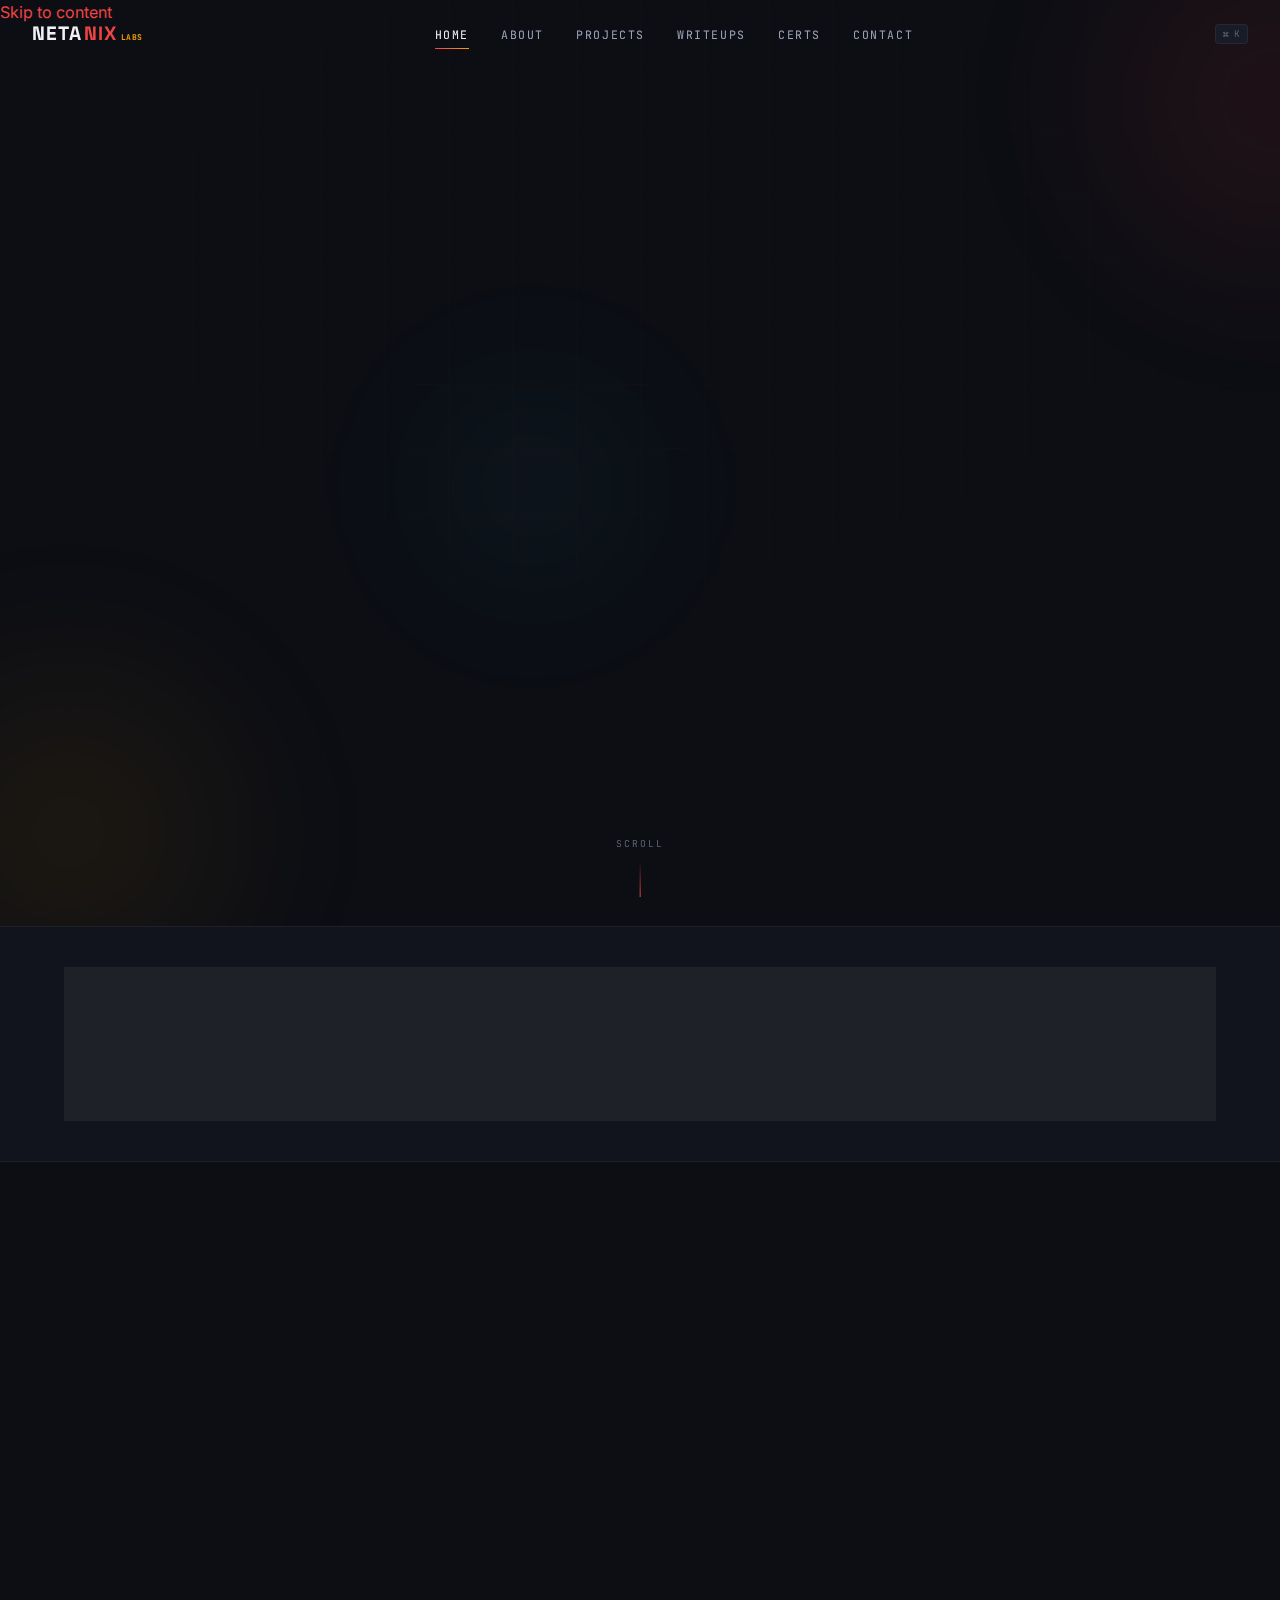
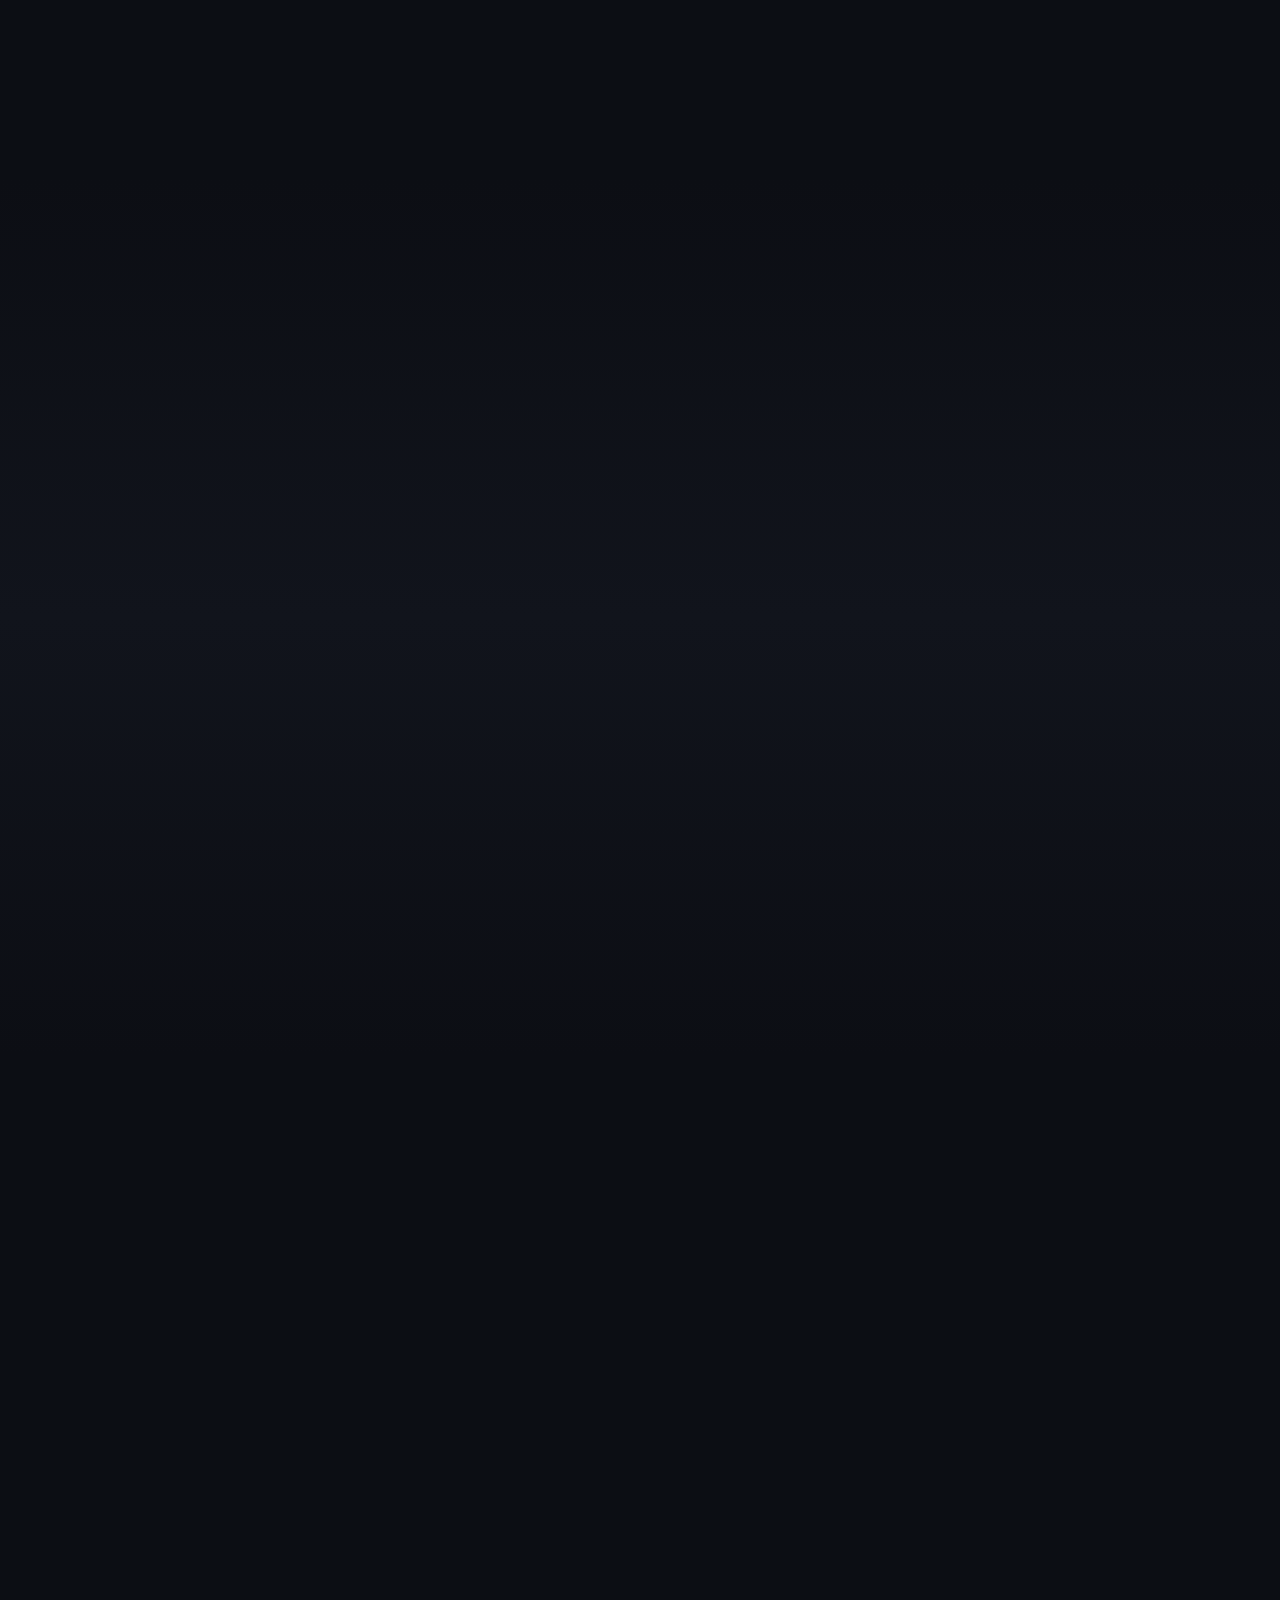
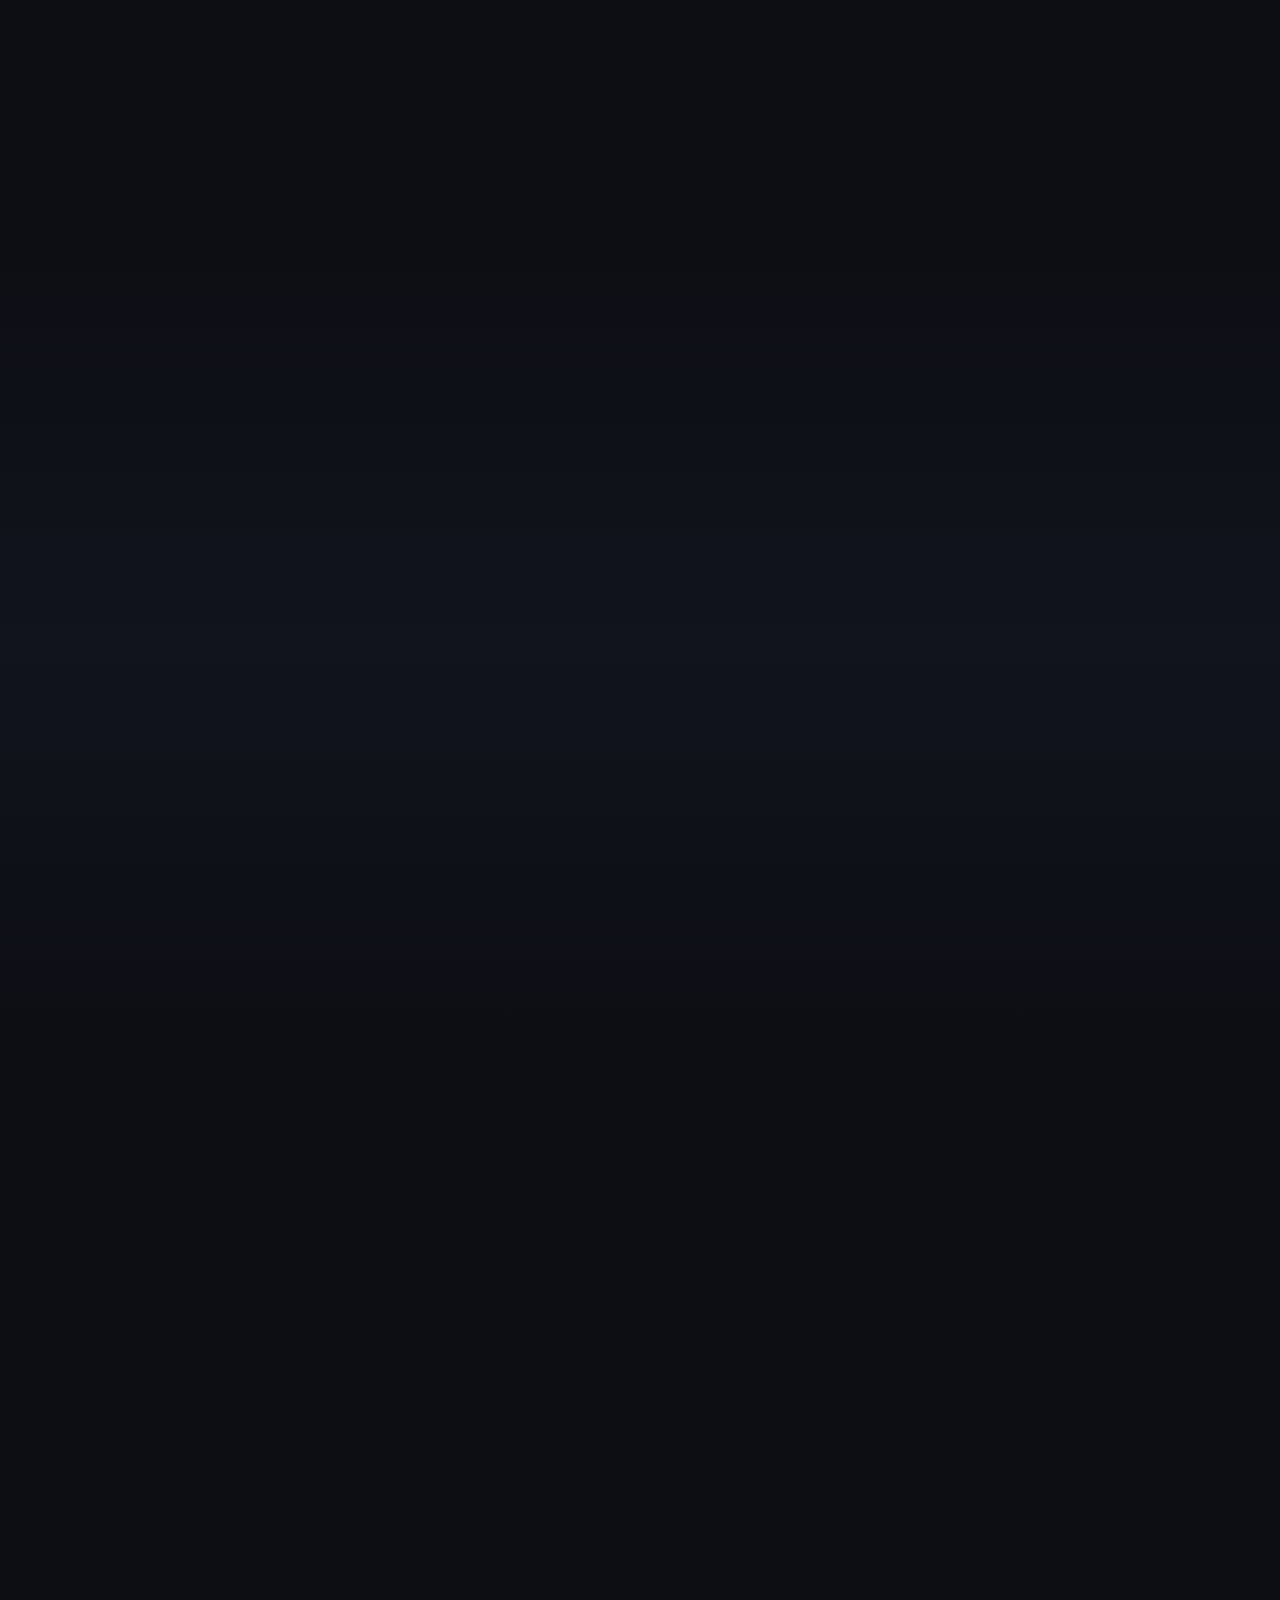
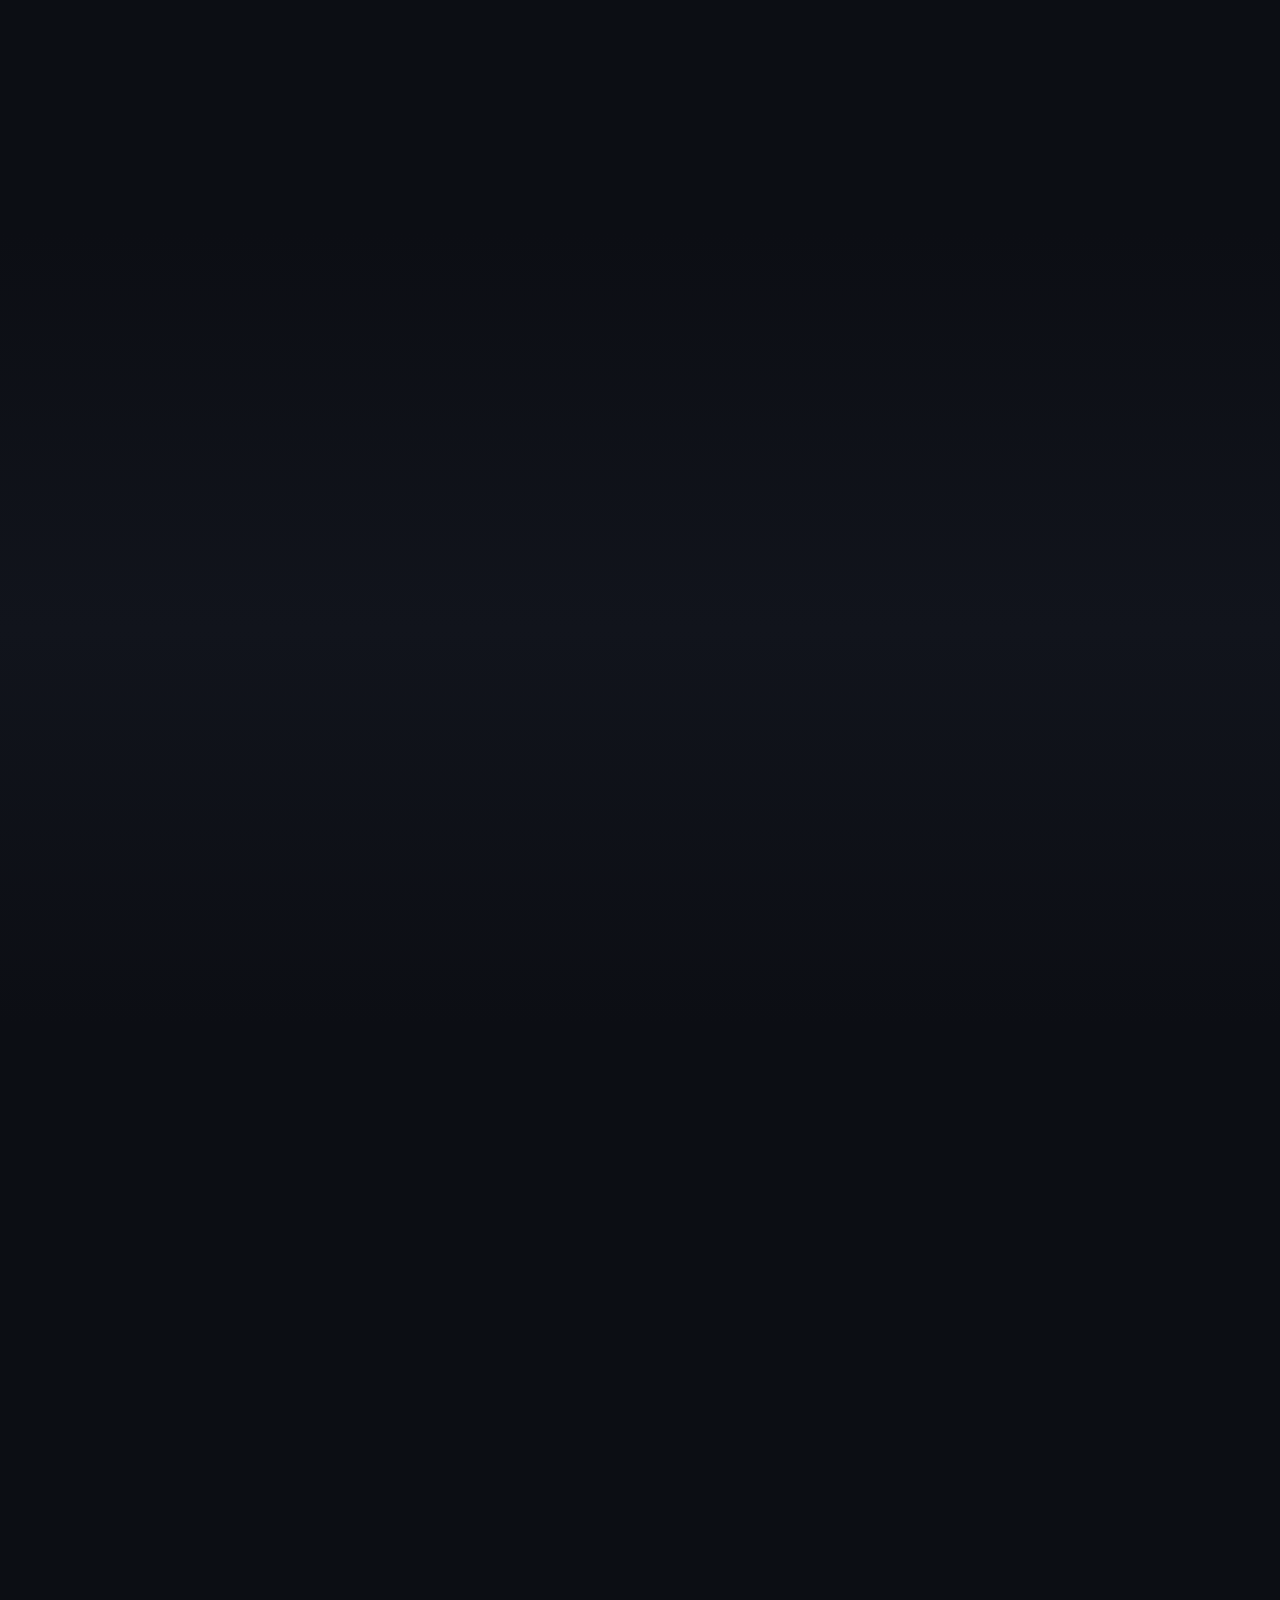
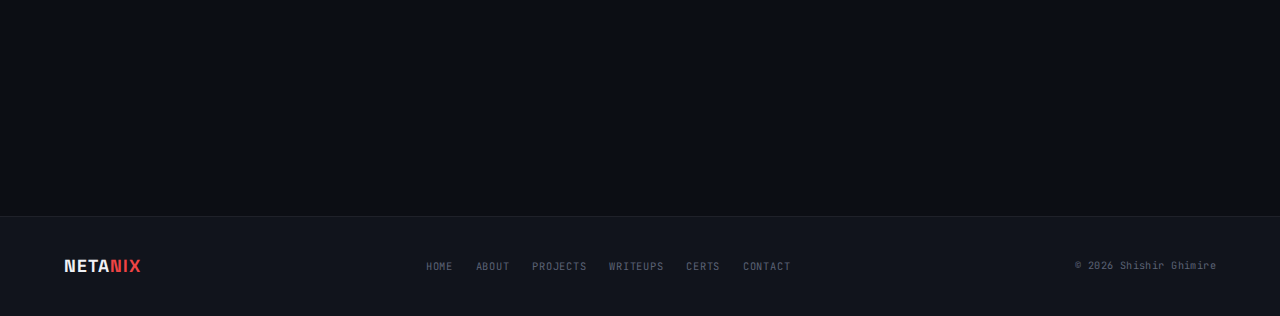
<file: index.html>
<!DOCTYPE html>
<html lang="en">
<head>
  <meta charset="UTF-8"/>
  <meta name="viewport" content="width=device-width,initial-scale=1.0"/>
  <meta name="description" content="Shishir Ghimire (NetaNix) — Cybersecurity student exploring penetration testing, digital forensics, red team operations, and security tool creation. Founder of NetaNix CTF. Kathmandu, Nepal."/>
  <meta name="keywords" content="Shishir Ghimire, NetaNix, cybersecurity student, penetration testing, digital forensics, red team, security tools, CTF, Kathmandu, Nepal, ethical hacking, OSINT"/>
  <meta name="author" content="Shishir Ghimire"/>
  <meta name="theme-color" content="#0c0e14"/>
  <meta property="og:title" content="Shishir Ghimire | NetaNix — Cybersecurity Student"/>
  <meta property="og:description" content="Cybersecurity student exploring pentesting, digital forensics, red team, and security tool creation. Founder of NetaNix CTF."/>
  <meta property="og:type" content="website"/>
  <meta property="og:image" content="img/shishir.jpg"/>
  <meta name="twitter:card" content="summary_large_image"/>
  <meta name="twitter:title" content="Shishir Ghimire | NetaNix"/>
  <meta name="twitter:description" content="Cybersecurity professional, CTF founder, software developer."/>
  <link rel="icon" type="image/svg+xml" href="data:image/svg+xml,%3Csvg xmlns='http://www.w3.org/2000/svg' viewBox='0 0 64 64'%3E%3Crect width='64' height='64' rx='12' fill='%230c0e14'/%3E%3Cpath d='M14 18 L32 10 L50 18 L50 36 C50 46 32 54 32 54 C32 54 14 46 14 36 Z' fill='none' stroke='%23ef4444' stroke-width='3' stroke-linejoin='round'/%3E%3Ctext x='32' y='40' text-anchor='middle' font-family='monospace' font-size='20' font-weight='bold' fill='%23f59e0b'%3EN%3C/text%3E%3C/svg%3E"/>
  <link rel="canonical" href="https://shishirghimire.info.np/"/>
  <link rel="manifest" href="manifest.webmanifest"/>
  <meta name="application-name" content="NetaNix"/>
  <meta name="apple-mobile-web-app-capable" content="yes"/>
  <meta name="apple-mobile-web-app-status-bar-style" content="black-translucent"/>
  <meta name="apple-mobile-web-app-title" content="NetaNix"/>
  <link rel="preconnect" href="https://fonts.googleapis.com" crossorigin/>
  <link rel="preconnect" href="https://fonts.gstatic.com" crossorigin/>
  <link rel="dns-prefetch" href="https://api.rss2json.com"/>
  <link rel="dns-prefetch" href="https://medium.com"/>
  <link rel="preload" as="image" href="img/shishir.avif" type="image/avif" fetchpriority="high"/>
  <link rel="preload" as="style" href="css/style.css"/>
  <link rel="preload" as="style" href="https://fonts.googleapis.com/css2?family=Space+Grotesk:wght@500;600;700&family=Inter:wght@300;400;500;600;700&family=JetBrains+Mono:wght@400;500&display=swap"/>
  <link rel="stylesheet" href="https://fonts.googleapis.com/css2?family=Space+Grotesk:wght@500;600;700&family=Inter:wght@300;400;500;600;700&family=JetBrains+Mono:wght@400;500&display=swap" media="print" onload="this.media='all'"/>
  <noscript><link rel="stylesheet" href="https://fonts.googleapis.com/css2?family=Space+Grotesk:wght@500;600;700&family=Inter:wght@300;400;500;600;700&family=JetBrains+Mono:wght@400;500&display=swap"/></noscript>
  <title>Shishir Ghimire | NetaNix — Cybersecurity & Software Developer in Nepal</title>
  <link rel="stylesheet" href="css/style.css"/>
  <script type="application/ld+json">
  {
    "@context":"https://schema.org",
    "@type":"Person",
    "name":"Shishir Ghimire",
    "alternateName":"NetaNix",
    "url":"https://shishirghimire.info.np/",
    "image":"https://shishirghimire.info.np/img/shishir.jpg",
    "email":"ssishir39@gmail.com",
    "jobTitle":"Cybersecurity Student",
    "affiliation":[
      {"@type":"CollegeOrUniversity","name":"Softwarica College of IT & E-Commerce","url":"https://softwarica.edu.np/"},
      {"@type":"CollegeOrUniversity","name":"Coventry University","url":"https://www.coventry.ac.uk/"}
    ],
    "alumniOf":{"@type":"EducationalOrganization","name":"NIST — National School of Sciences"},
    "address":{"@type":"PostalAddress","addressLocality":"Kathmandu","addressRegion":"Bagmati","addressCountry":"Nepal"},
    "sameAs":[
      "https://github.com/shishirghimir",
      "https://medium.com/@netanix96",
      "https://linkedin.com/in/shishir-ghimire-2b7934292",
      "https://tryhackme.com/p/N3TANIX",
      "https://netanixctf.xyz"
    ],
    "knowsAbout":["Penetration Testing","Digital Forensics","Red Team Operations","Security Tool Creation","CTF Design","OSINT","Web Exploitation","Cybersecurity","Python","Ethical Hacking"]
  }
  </script>
  <script type="application/ld+json">
  {
    "@context":"https://schema.org",
    "@type":"WebSite",
    "name":"Shishir Ghimire — NetaNix",
    "url":"https://shishirghimire.info.np/",
    "potentialAction":{"@type":"SearchAction","target":"https://medium.com/@netanix96?q={search_term_string}","query-input":"required name=search_term_string"}
  }
  </script>
</head>
<body>

<div class="aurora" aria-hidden="true"><i></i></div>
<div class="bg-grid" aria-hidden="true"></div>

<nav class="nav" aria-label="Main navigation">
  <a href="index.html" class="nav-logo">NETA<em>NIX</em><sup>labs</sup></a>
  <ul class="nav-links" id="nl" role="list">
    <li><a href="index.html">Home</a></li>
    <li><a href="about.html">About</a></li>
    <li><a href="projects.html">Projects</a></li>
    <li><a href="writeups.html">Writeups</a></li>
    <li><a href="certs.html">Certs</a></li>
    <li><a href="contact.html">Contact</a></li>
  </ul>
  <button class="nav-btn" id="nb" aria-label="Toggle menu" aria-expanded="false" aria-controls="nl">
    <span></span><span></span><span></span>
  </button>
</nav>

<main>

<!-- HERO -->
<section class="hero" aria-labelledby="hname">
  <div class="hero-l">
    <div class="h-status"><span class="sdot"></span>Available for opportunities</div>
    <a class="thm-pill" href="https://tryhackme.com/p/N3TANIX" target="_blank" rel="noopener" aria-label="Top 1% on TryHackMe — view profile">
      <span class="star">★</span> Top 1% on TryHackMe
    </a>
    <h1 class="h-name" id="hname">
      <span class="ln1" id="gname">SHISHIR</span>
      <span class="ln2">GHIMIRE</span>
    </h1>
    <p class="h-aka">// Cybersecurity Student &middot; Always Learning</p>
    <div class="h-typer" aria-live="polite"><span id="typer"></span></div>
    <p class="h-desc">Cybersecurity student exploring penetration testing, digital forensics, red team operations, and security tool creation. Founder of NetaNix CTF, building from Kathmandu.</p>
    <div class="h-acts">
      <a href="projects.html" class="btn btn-red"><span class="ico" id="bi1"></span>View Projects</a>
      <a href="writeups.html" class="btn btn-out"><span class="ico" id="bi2"></span>Read Writeups</a>
      <a href="contact.html" class="btn btn-ghost">Get in Touch</a>
    </div>
    <div class="h-socials" aria-label="Social links">
      <a class="h-soc" href="https://github.com/shishirghimir" target="_blank" rel="noopener" aria-label="GitHub" id="hs1"></a>
      <a class="h-soc" href="https://medium.com/@netanix96" target="_blank" rel="noopener" aria-label="Medium" id="hs2"></a>
      <a class="h-soc" href="https://tryhackme.com/p/N3TANIX" target="_blank" rel="noopener" aria-label="TryHackMe" id="hs3"></a>
      <a class="h-soc" href="https://linkedin.com/in/shishir-ghimire-2b7934292" target="_blank" rel="noopener" aria-label="LinkedIn" id="hs4"></a>
      <a class="h-soc" href="mailto:ssishir39@gmail.com" aria-label="Email" id="hs5"></a>
    </div>
  </div>

  <div class="hero-r" aria-hidden="true">
    <div class="pframe">
      <div class="pframe-ring"></div>
      <div class="pframe-bg"></div>
      <div class="br br-tl"></div><div class="br br-tr"></div>
      <div class="br br-bl"></div><div class="br br-br"></div>
      <div class="pinner">
        <picture>
          <source srcset="img/shishir.avif" type="image/avif"/>
          <source srcset="img/shishir.webp" type="image/webp"/>
          <img src="img/shishir.jpg" alt="Shishir Ghimire" width="340" height="425" fetchpriority="high" decoding="async"/>
        </picture>
      </div>
      <div class="chip chip-1"><span class="chip-ico gold" id="chip-shield"></span>Top 1% TryHackMe</div>
      <div class="chip chip-2"><span class="chip-ico gold" id="chip-flag"></span>CTF Founder</div>
      <div class="chip chip-3"><span class="chip-ico" id="chip-loc"></span>Kathmandu, NP</div>
    </div>
  </div>
  <div class="scue" aria-hidden="true">Scroll<span class="scue-line"></span></div>
</section>

<!-- STATS -->
<div class="stats-strip" aria-label="Quick statistics">
  <div class="wrap">
    <div class="stats-g" data-stagger>
      <div class="sbox">
        <div class="sico" id="si1"></div>
        <span class="sn" data-count="13">0</span>
        <span class="sl">Certifications</span>
      </div>
      <div class="sbox">
        <div class="sico" id="si2"></div>
        <span class="sn" data-count="7" data-suf="+">0</span>
        <span class="sl">Projects Shipped</span>
      </div>
      <a class="sbox sbox-feat" href="https://tryhackme.com/p/N3TANIX" target="_blank" rel="noopener" style="text-decoration:none">
        <div class="sico" id="si3"></div>
        <span class="sn">TOP 1%</span>
        <span class="sl">TryHackMe Global</span>
      </a>
      <div class="sbox">
        <div class="sico" id="si4"></div>
        <span class="sn" data-count="1">0</span>
        <span class="sl">CTF Platform Founded</span>
      </div>
    </div>
  </div>
</div>

<!-- ABOUT -->
<section class="sec" aria-labelledby="ab-h">
  <div class="wrap">
    <div class="about-g">
      <div class="about-txt" data-f>
        <p class="lbl">About Me</p>
        <h2 class="stitle" id="ab-h">Learning &amp; <span>Breaking.</span></h2>
        <p>Cybersecurity student at Coventry University, deep into penetration testing, digital forensics, red team operations, and building my own security tooling. Always learning, always shipping.</p>
        <p>I founded <strong style="color:var(--gold)">NetaNix CTF</strong> to give the community a space to learn through competition — and I write up everything I break on Medium.</p>
        <div class="ptags">
          <span class="tag">Penetration Testing</span>
          <span class="tag">Digital Forensics</span>
          <span class="tag">Red Team</span>
          <span class="tag tag-g">Tool Creation</span>
          <span class="tag tag-b">CTF Design</span>
          <span class="tag">OSINT</span>
        </div>
        <a href="about.html" class="btn btn-out">Full Profile</a>
      </div>
      <div data-f data-d="2">
        <div class="irows">
          <div class="irow"><span class="ik">Alias</span><span class="iv">NetaNix</span></div>
          <div class="irow"><span class="ik">Degree</span><span class="iv">BSc (Hons) Cybersecurity &amp; Ethical Hacking</span></div>
          <div class="irow"><span class="ik">College</span><span class="iv">Softwarica &mdash; Coventry University</span></div>
          <div class="irow"><span class="ik">Location</span><span class="iv">Kathmandu, Nepal</span></div>
          <div class="irow"><span class="ik">GitHub</span><span class="iv"><a href="https://github.com/shishirghimir" target="_blank" rel="noopener">shishirghimir</a></span></div>
          <div class="irow"><span class="ik">Medium</span><span class="iv"><a href="https://medium.com/@netanix96" target="_blank" rel="noopener">@netanix96</a></span></div>
          <div class="irow"><span class="ik">CTF</span><span class="iv"><a href="https://netanixctf.xyz" target="_blank" rel="noopener">netanixctf.xyz</a></span></div>
        </div>
      </div>
    </div>
  </div>
</section>

<!-- EXPERIENCE -->
<section class="sec sec-alt" aria-labelledby="exp-h">
  <div class="wrap">
    <p class="lbl" data-f>Experience</p>
    <h2 class="stitle" data-f data-d="1" id="exp-h">Where I&rsquo;ve <span>Worked</span></h2>
    <p class="sintro" data-f data-d="2">Roles spanning software development, security research, and community building.</p>
    <div class="exp-g" data-stagger>
      <div class="exp">
        <div class="exp-ico" id="ex-ico1"></div>
        <div class="exp-body">
          <h4>Software Developer</h4>
          <p class="erole">IOS Nepal &mdash; Kathmandu</p>
          <p>Designing and shipping billing and inventory management software for retail clients. Built and deployed EPAL — a complete billing platform with PDF invoicing, barcode generation, and dashboard analytics.</p>
        </div>
        <p class="exp-date">2025 &mdash; Present</p>
      </div>
      <div class="exp">
        <div class="exp-ico" id="ex-ico2"></div>
        <div class="exp-body">
          <h4>Founder &amp; Tournament Director</h4>
          <p class="erole">NetaNix CTF &mdash; netanixctf.xyz</p>
          <p>Founded and operate the NetaNix CTF platform hosting competitive Capture The Flag tournaments. Designing challenges across web exploitation, forensics, OSINT, and cryptography for the security community.</p>
        </div>
        <p class="exp-date">2025 &mdash; Present</p>
      </div>
      <div class="exp">
        <div class="exp-ico" id="ex-ico3"></div>
        <div class="exp-body">
          <h4>Security Researcher &amp; Writer</h4>
          <p class="erole">Independent &mdash; Medium / TryHackMe</p>
          <p>Publishing writeups on Medium covering HackTheBox and TryHackMe rooms. Active CTF player on TryHackMe as N3TANIX, focused on web exploitation, container escapes, and post-exploitation.</p>
        </div>
        <p class="exp-date">2023 &mdash; Present</p>
      </div>
    </div>
  </div>
</section>

<!-- PROJECTS -->
<section class="sec" aria-labelledby="pj-h">
  <div class="wrap">
    <p class="lbl" data-f>Selected Work</p>
    <h2 class="stitle" data-f data-d="1" id="pj-h">Projects &amp; <span>Tools</span></h2>
    <p class="sintro" data-f data-d="2">Security tools, business software, and platforms I&rsquo;ve designed and shipped.</p>
    <div class="proj-g" data-stagger>

      <div class="pcard gold">
        <div class="pcard-ico" id="ico-crackvault"></div>
        <h3>CrackVault</h3>
        <p class="plng">Python &mdash; Security Tool</p>
        <p>Multi-purpose password recovery GUI supporting common hash formats, shadow files, and encrypted archives like ZIP, RAR, PDF and KeePass.</p>
        <div class="ptags2"><span class="tag tag-g">NetaNix Labs</span><span class="tag">Python</span></div>
        <a href="projects.html" class="plink"><span class="plink-ico" id="pli-cv"></span>View Details</a>
      </div>

      <div class="pcard gold">
        <div class="pcard-ico" id="ico-netanix"></div>
        <h3>NetaNix CTF</h3>
        <p class="plng">Platform &mdash; netanixctf.xyz</p>
        <p>Founded the platform hosting competitive security tournaments across web exploitation, forensics, OSINT, and cryptography.</p>
        <div class="ptags2"><span class="tag tag-g">Founded</span><span class="tag">CTF</span></div>
        <a href="https://netanixctf.xyz" target="_blank" rel="noopener" class="plink"><span class="plink-ico" id="pli-nx"></span>Visit Platform</a>
      </div>

      <div class="pcard">
        <div class="pcard-ico" id="ico-epal"></div>
        <h3>EPAL Billing</h3>
        <p class="plng">Python &mdash; Deployed Production</p>
        <p>Billing and inventory management system deployed for IOS Nepal. Features PDF invoicing, barcode generation, and dashboard charts.</p>
        <div class="ptags2"><span class="tag tag-g">Deployed</span><span class="tag">Python</span></div>
        <a href="projects.html" class="plink"><span class="plink-ico" id="pli-ep"></span>View Details</a>
      </div>

      <div class="pcard">
        <div class="pcard-ico" id="ico-clicknpick"></div>
        <h3>ClickNPick</h3>
        <p class="plng">React &amp; Node.js &mdash; Full-Stack</p>
        <p>Full-stack pharmacy platform with Khalti payments, JWT auth in HTTP-only cookies, and a role-based admin dashboard.</p>
        <div class="ptags2"><span class="tag tag-b">Full-Stack</span><span class="tag">React</span></div>
        <a href="projects.html" class="plink"><span class="plink-ico" id="pli-cnp"></span>View Details</a>
      </div>

      <div class="pcard">
        <div class="pcard-ico" id="ico-cve"></div>
        <h3>CVE-2024-53677</h3>
        <p class="plng">Python &mdash; PoC Exploit</p>
        <p>Published proof-of-concept exploit demonstrating the vulnerability research and exploitation workflow for ethical security research.</p>
        <div class="ptags2"><span class="tag">CVE Research</span><span class="tag">Python</span></div>
        <a href="https://github.com/shishirghimir/CVE-2024-53677-Exploit" target="_blank" rel="noopener" class="plink"><span class="plink-ico" id="pli-cve"></span>GitHub</a>
      </div>

      <div class="pcard">
        <div class="pcard-ico" id="ico-fw"></div>
        <h3>Custom Firewall</h3>
        <p class="plng">C &mdash; Network Security</p>
        <p>Packet-filtering firewall written in C across two iterations, alongside a Python network penetration testing utility.</p>
        <div class="ptags2"><span class="tag">C</span><span class="tag">Networking</span></div>
        <a href="https://github.com/shishirghimir" target="_blank" rel="noopener" class="plink"><span class="plink-ico" id="pli-fw"></span>GitHub</a>
      </div>

    </div>
    <div style="margin-top:2.25rem" data-f>
      <a href="projects.html" class="btn btn-out">All Projects</a>
    </div>
  </div>
</section>

<!-- WRITEUPS -->
<section class="sec sec-alt" aria-labelledby="wr-h">
  <div class="wrap">
    <p class="lbl" data-f>Latest Writeups</p>
    <h2 class="stitle" data-f data-d="1" id="wr-h">Research &amp; <span>Writeups</span></h2>
    <p class="sintro" data-f data-d="2">Walkthroughs of CTF rooms, HackTheBox machines, and security research on Medium.</p>
    <div class="wr-g" id="wr-home" data-stagger aria-live="polite">
      <article class="wcard">
        <div class="wcard-meta"><span class="wcat">HackTheBox</span><span class="wdate">2025</span></div>
        <h3>MonitorsFour HTB &mdash; Web Enumeration to Docker Escape</h3>
        <p>Walkthrough covering web enumeration, exploitation, and a Docker escape to gain root on the host.</p>
        <a class="wlink" href="https://medium.com/@netanix96/monitorsfour-htb-from-web-enumeration-to-docker-escape-9c280ed5f511" target="_blank" rel="noopener">Read on Medium <span id="wl1"></span></a>
      </article>
      <article class="wcard">
        <div class="wcard-meta"><span class="wcat">TryHackMe</span><span class="wdate">2025</span></div>
        <h3>Corridor &mdash; TryHackMe Room Writeup</h3>
        <p>IDOR walkthrough — break out of the corridor and grab the flag.</p>
        <a class="wlink" href="https://medium.com/@netanix96/corridor-tryhackme-room-writeup-easy-56015c978033" target="_blank" rel="noopener">Read on Medium <span id="wl2"></span></a>
      </article>
    </div>
    <div style="margin-top:2.25rem" data-f>
      <a href="writeups.html" class="btn btn-out">All Writeups</a>
    </div>
  </div>
</section>

<!-- TRYHACKME ACHIEVEMENT -->
<section class="sec" aria-labelledby="thm-h">
  <div class="wrap">
    <p class="lbl" data-f>Achievement</p>
    <h2 class="stitle" data-f data-d="1" id="thm-h">TryHackMe &mdash; <span>Top 1%</span></h2>
    <p class="sintro" data-f data-d="2">Live profile badge showing my current rank, streak, and progress on TryHackMe.</p>
    <div data-f data-d="3" style="max-width:680px;margin:0 auto">
      <div class="thm-card">
        <div class="thm-card-head">
          <h4>N3TANIX &mdash; TryHackMe</h4>
          <span class="thm-rank-tag">Top 1% Global</span>
        </div>
        <div class="thm-stats">
          <div class="thm-stat"><div class="thm-stat-ico" id="ts1"></div><span class="thm-stat-n">6,756</span><span class="thm-stat-l">Points</span></div>
          <div class="thm-stat"><div class="thm-stat-ico" id="ts2"></div><span class="thm-stat-n">236</span><span class="thm-stat-l">Rooms</span></div>
          <div class="thm-stat"><div class="thm-stat-ico" id="ts3"></div><span class="thm-stat-n">32</span><span class="thm-stat-l">Badges</span></div>
          <div class="thm-stat"><div class="thm-stat-ico" id="ts4"></div><span class="thm-stat-n">0xE</span><span class="thm-stat-l">Level</span></div>
        </div>
        <div class="thm-card-foot">
          <span>Profile: tryhackme.com/p/N3TANIX</span>
          <a href="https://tryhackme.com/p/N3TANIX" target="_blank" rel="noopener">View Full Profile &rarr;</a>
        </div>
      </div>
    </div>
  </div>
</section>

<!-- CERTS PREVIEW -->
<section class="sec sec-alt" aria-labelledby="cr-h">
  <div class="wrap">
    <p class="lbl" data-f>Credentials</p>
    <h2 class="stitle" data-f data-d="1" id="cr-h">Certifications &amp; <span>Training</span></h2>
    <p class="sintro" data-f data-d="2">13 credentials across TryHackMe, Red Team Leaders, and ICM Security.</p>
    <div class="cert-g" data-stagger>
      <div class="ccard"><div class="ccard-ico" id="cci1"></div><div><h4>Jr Penetration Tester</h4><p>TryHackMe</p></div></div>
      <div class="ccard"><div class="ccard-ico" id="cci2"></div><div><h4>CompTIA Pentest Path</h4><p>TryHackMe</p></div></div>
      <div class="ccard"><div class="ccard-ico" id="cci3"></div><div><h4>Physical PenTest Fundamentals</h4><p>Red Team Leaders</p></div></div>
      <div class="ccard"><div class="ccard-ico" id="cci4"></div><div><h4>CCEP</h4><p>Red Team Leaders</p></div></div>
      <div class="ccard"><div class="ccard-ico" id="cci5"></div><div><h4>Foundations of Log Analysis</h4><p>Red Team Leaders</p></div></div>
      <div class="ccard"><div class="ccard-ico" id="cci6"></div><div><h4>AI 101 Fundamentals</h4><p>ICM Security</p></div></div>
    </div>
    <div style="margin-top:2.25rem" data-f>
      <a href="certs.html" class="btn btn-out">All Certifications</a>
    </div>
  </div>
</section>

<!-- CTA -->
<section class="sec" aria-labelledby="cta-h">
  <div class="wrap">
    <div class="cta" data-f>
      <h2 id="cta-h">Let&rsquo;s Build Something<span style="color:var(--red)">.</span></h2>
      <p>Open to security research, freelance development, CTF collaborations, and full-time opportunities.</p>
      <div class="cta-acts">
        <a href="contact.html" class="btn btn-red">Get in Touch</a>
        <a href="https://github.com/shishirghimir" target="_blank" rel="noopener" class="btn btn-out">GitHub</a>
        <a href="https://netanixctf.xyz" target="_blank" rel="noopener" class="btn btn-gold">NetaNix CTF</a>
      </div>
    </div>
  </div>
</section>

</main>

<footer class="foot">
  <div class="foot-in">
    <span class="foot-logo">NETA<em>NIX</em></span>
    <nav class="foot-nav" aria-label="Footer navigation">
      <a href="index.html">Home</a>
      <a href="about.html">About</a>
      <a href="projects.html">Projects</a>
      <a href="writeups.html">Writeups</a>
      <a href="certs.html">Certs</a>
      <a href="contact.html">Contact</a>
    </nav>
    <p class="foot-copy">&copy; <span id="yr"></span> Shishir Ghimire</p>
  </div>
</footer>

<script src="js/icons.js"></script>
<script src="js/main.js"></script>
<script>
document.addEventListener('DOMContentLoaded',()=>{
  const map=[
    ['bi1',ICONS.code],['bi2',ICONS.fileText],
    ['chip-shield',ICONS.shield],['chip-flag',ICONS.flag],['chip-loc',ICONS.location],
    ['hs1',ICONS.github],['hs2',ICONS.fileText],['hs3',ICONS.terminal],['hs4',ICONS.linkedin],['hs5',ICONS.mail],
    ['si1',ICONS.award],['si2',ICONS.code],['si3',ICONS.terminal],['si4',ICONS.flag],
    ['ex-ico1',ICONS.briefcase],['ex-ico2',ICONS.trophy],['ex-ico3',ICONS.eye],
    ['ico-crackvault',ICONS.key],['ico-netanix',ICONS.trophy],['ico-clicknpick',ICONS.database],['ico-epal',ICONS.fileText],['ico-cve',ICONS.zap],['ico-fw',ICONS.server],
    ['pli-cv',ICONS.arrowRight],['pli-nx',ICONS.external],['pli-cnp',ICONS.arrowRight],['pli-ep',ICONS.arrowRight],['pli-cve',ICONS.external],['pli-fw',ICONS.external],
    ['wl1',ICONS.external],['wl2',ICONS.external],
    ['cci1',ICONS.terminal],['cci2',ICONS.lock],['cci3',ICONS.shield],['cci4',ICONS.zap],['cci5',ICONS.eye],['cci6',ICONS.cpu],
    ['ts1',ICONS.trophy],['ts2',ICONS.layers],['ts3',ICONS.award],['ts4',ICONS.zap]
  ];
  map.forEach(([id,svg])=>{const el=document.getElementById(id);if(el)el.innerHTML=svg});
  /* live-load latest 3 writeups from Medium */
  loadMedium({target:'#wr-home',limit:3,fallbackKeep:true});
});
</script>
</body>
</html>
</file>
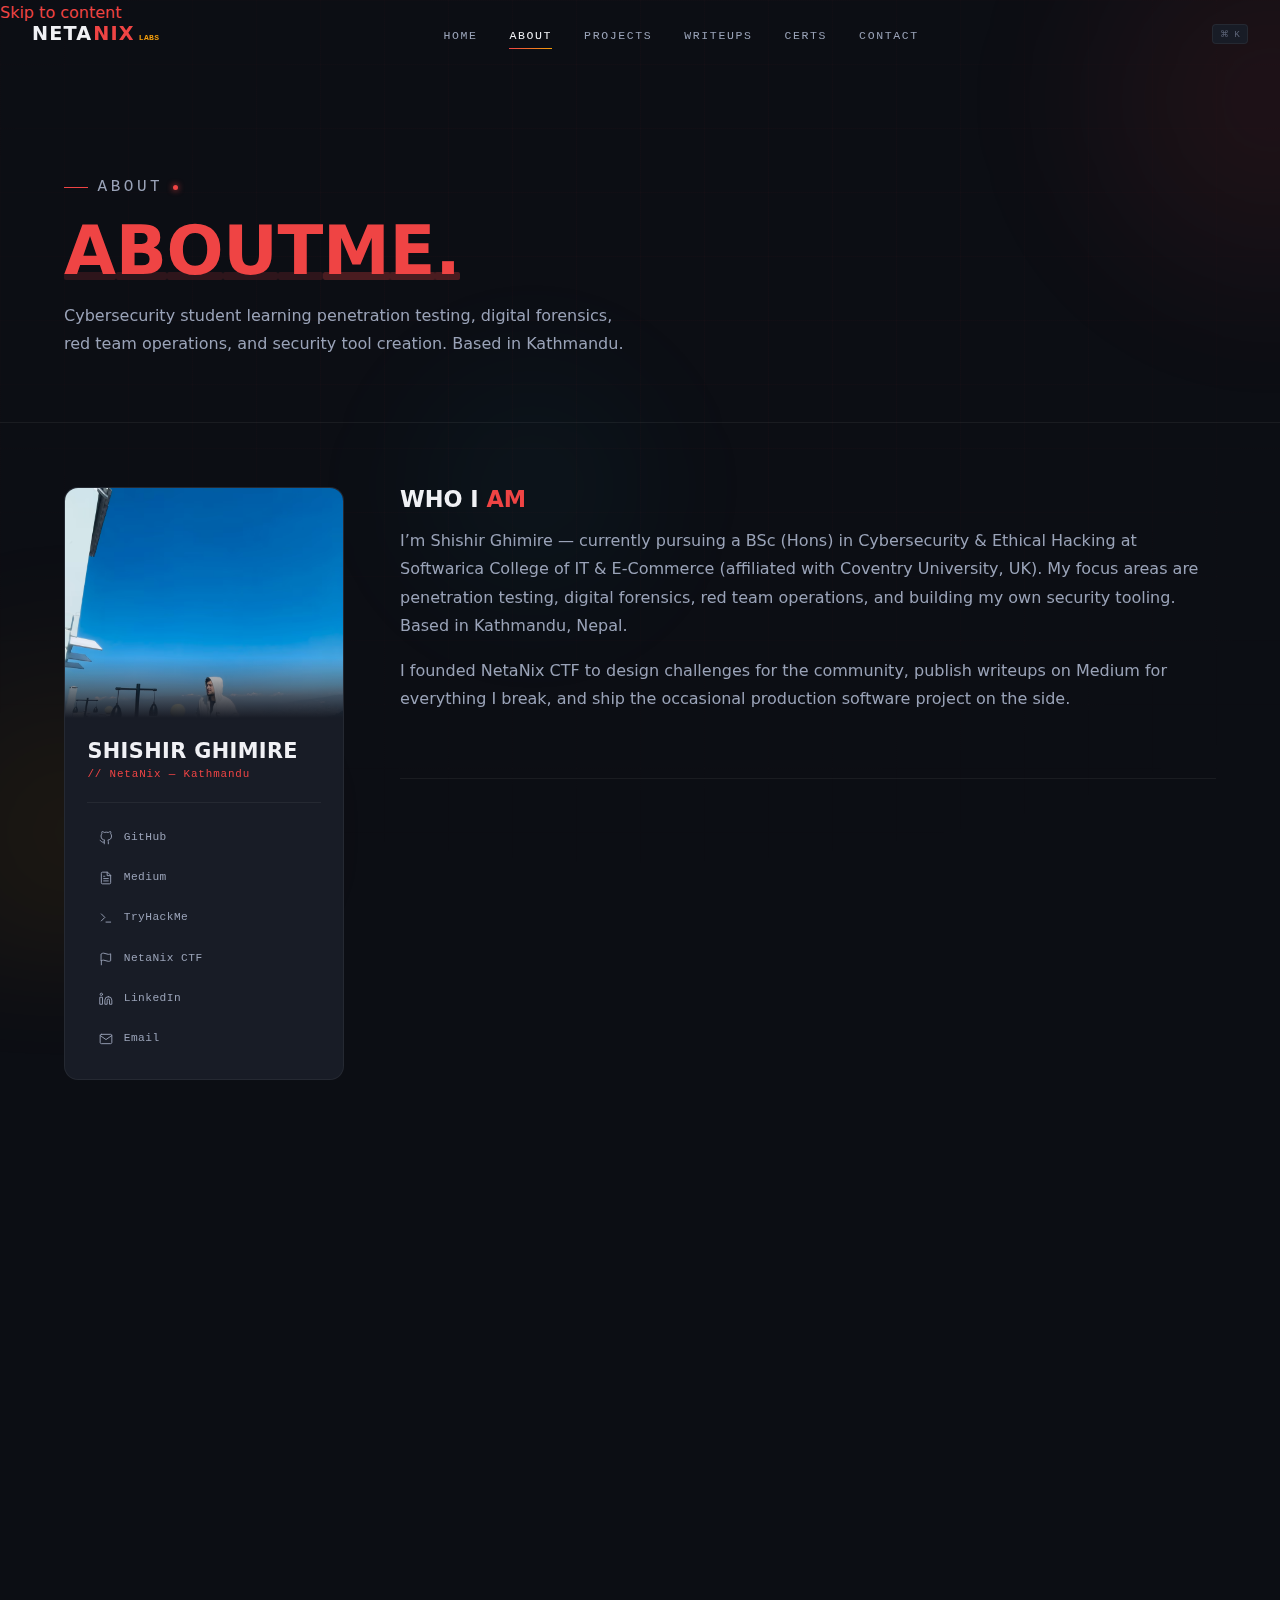
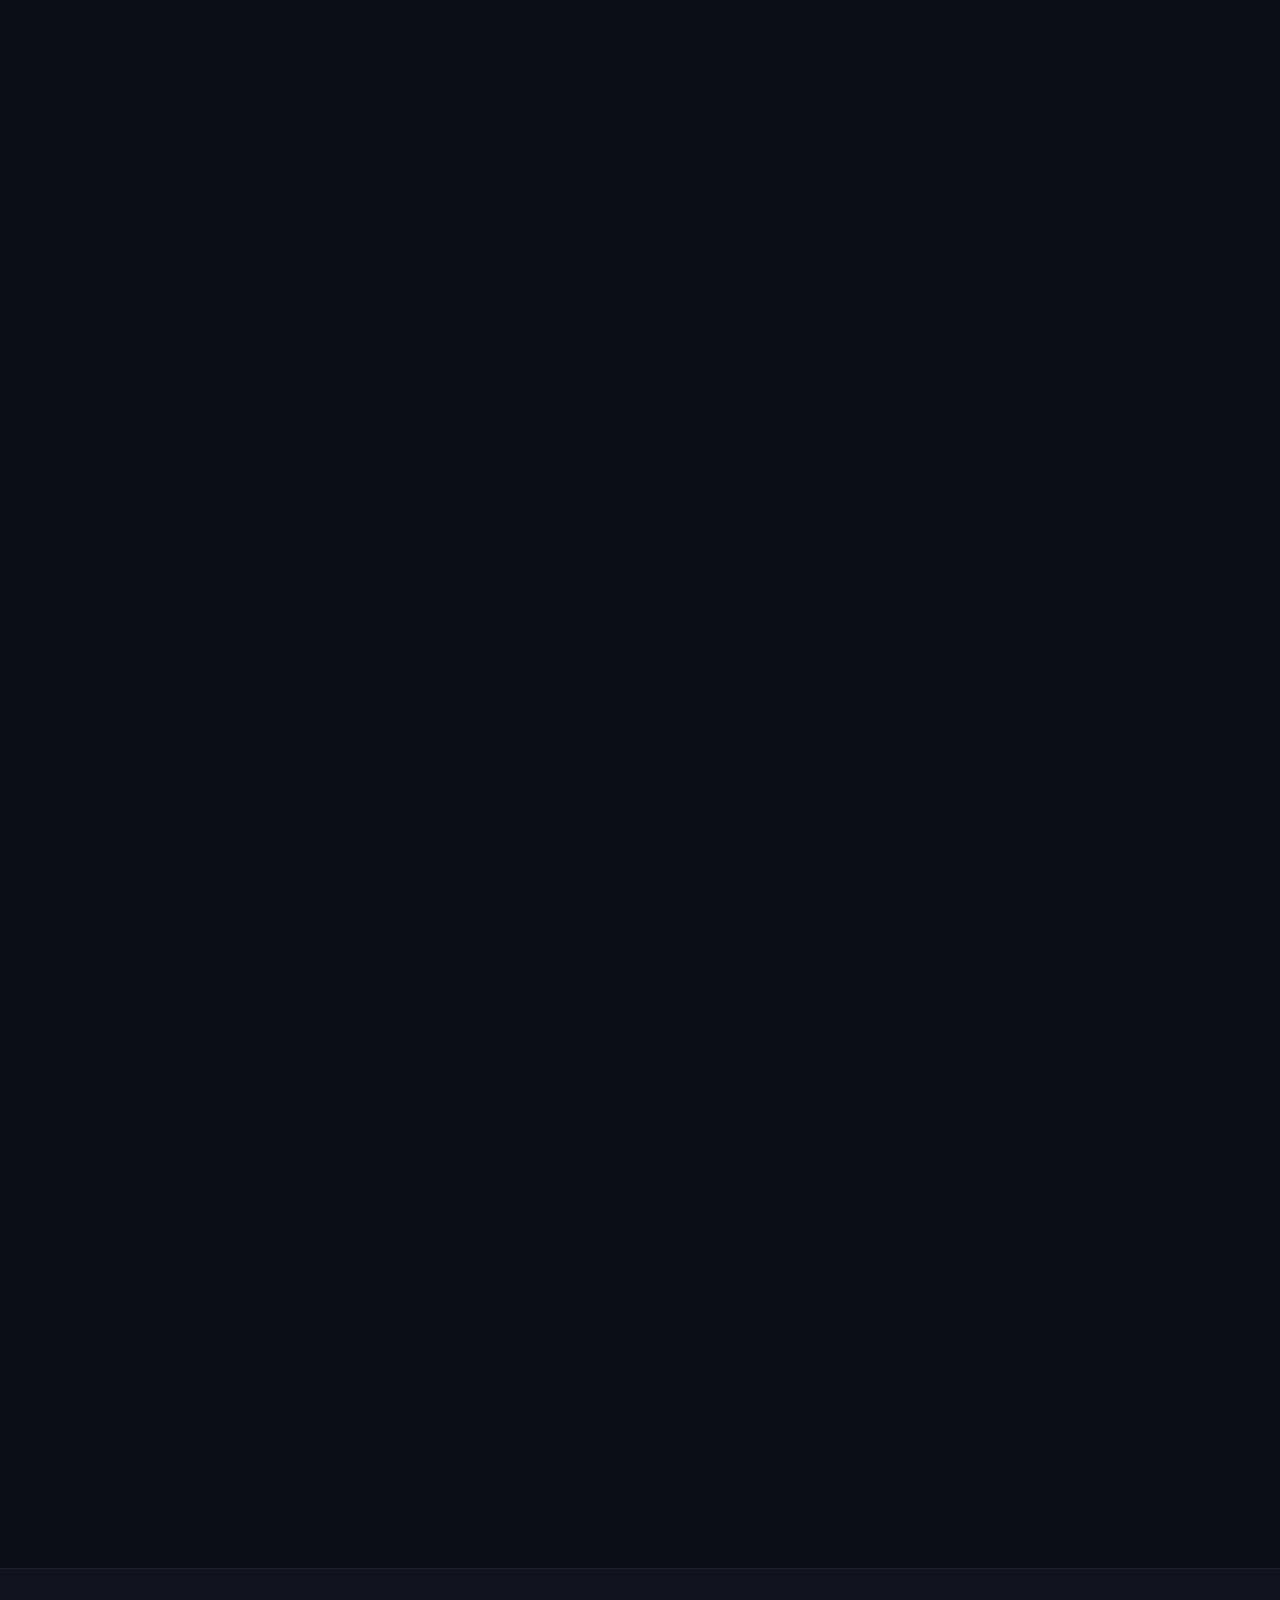
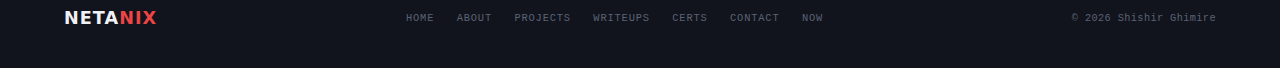
<file: about.html>
<!DOCTYPE html>
<html lang="en">
<head>
  <meta charset="UTF-8"/>
  <meta name="viewport" content="width=device-width,initial-scale=1.0"/>
  <meta name="description" content="About Shishir Ghimire (NetaNix) — cybersecurity student at Softwarica College / Coventry University. Top 1% on TryHackMe, founder of NetaNix CTF. Penetration testing, digital forensics, red team operations, and security tool creation. Kathmandu, Nepal."/>
  <meta name="keywords" content="Shishir Ghimire, NetaNix, about Shishir Ghimire, Softwarica College, Coventry University, NIST, Kathmandu, cybersecurity student, N3TANIX, TryHackMe Top 1%"/>
  <meta name="author" content="Shishir Ghimire"/>
  <meta name="robots" content="index, follow, max-image-preview:large, max-snippet:-1"/>
  <meta name="theme-color" content="#0c0e14"/>
  <meta property="og:title" content="About Shishir Ghimire — Cybersecurity Student & NetaNix CTF Founder"/>
  <meta property="og:description" content="Shishir Ghimire — BSc (Hons) Cybersecurity & Ethical Hacking at Softwarica College / Coventry University. Top 1% on TryHackMe. Founder of NetaNix CTF. Kathmandu, Nepal."/>
  <meta property="og:type" content="profile"/>
  <meta property="og:url" content="https://shishirghimire.info.np/about.html"/>
  <meta property="og:image" content="https://shishirghimire.info.np/img/og.png"/>
  <meta property="og:image:width" content="1200"/>
  <meta property="og:image:height" content="630"/>
  <meta property="og:site_name" content="Shishir Ghimire — NetaNix"/>
  <meta property="profile:first_name" content="Shishir"/>
  <meta property="profile:last_name" content="Ghimire"/>
  <meta name="twitter:card" content="summary_large_image"/>
  <meta name="twitter:image" content="https://shishirghimire.info.np/img/og.png"/>
  <link rel="icon" type="image/svg+xml" href="data:image/svg+xml,%3Csvg xmlns='http://www.w3.org/2000/svg' viewBox='0 0 64 64'%3E%3Crect width='64' height='64' rx='12' fill='%230c0e14'/%3E%3Cpath d='M14 18 L32 10 L50 18 L50 36 C50 46 32 54 32 54 C32 54 14 46 14 36 Z' fill='none' stroke='%23ef4444' stroke-width='3' stroke-linejoin='round'/%3E%3Ctext x='32' y='40' text-anchor='middle' font-family='monospace' font-size='20' font-weight='bold' fill='%23f59e0b'%3EN%3C/text%3E%3C/svg%3E"/>
  <link rel="canonical" href="https://shishirghimire.info.np/about.html"/>
  <link rel="manifest" href="manifest.webmanifest"/>
  <link rel="preconnect" href="https://fonts.googleapis.com" crossorigin/>
  <link rel="preconnect" href="https://fonts.gstatic.com" crossorigin/>
  <link rel="preload" as="image" href="img/shishir.avif" type="image/avif" fetchpriority="high"/>
  <link rel="stylesheet" href="https://fonts.googleapis.com/css2?family=Space+Grotesk:wght@500;600;700&family=Inter:wght@300;400;500;600;700&family=JetBrains+Mono:wght@400;500&display=swap" media="print" onload="this.media='all'"/>
  <noscript><link rel="stylesheet" href="https://fonts.googleapis.com/css2?family=Space+Grotesk:wght@500;600;700&family=Inter:wght@300;400;500;600;700&family=JetBrains+Mono:wght@400;500&display=swap"/></noscript>
  <title>About Shishir Ghimire — Cybersecurity Student & NetaNix CTF Founder</title>
  <script type="application/ld+json">
  {
    "@context":"https://schema.org",
    "@type":"ProfilePage",
    "name":"About Shishir Ghimire",
    "url":"https://shishirghimire.info.np/about.html",
    "mainEntity":{
      "@type":"Person",
      "name":"Shishir Ghimire",
      "alternateName":"NetaNix",
      "givenName":"Shishir",
      "familyName":"Ghimire",
      "jobTitle":"Cybersecurity Student",
      "description":"Cybersecurity student at Softwarica College / Coventry University. Top 1% on TryHackMe. Founder of NetaNix CTF. Focuses on penetration testing, digital forensics, red team operations, and security tool creation.",
      "image":"https://shishirghimire.info.np/img/shishir.jpg",
      "url":"https://shishirghimire.info.np/",
      "email":"ssishir39@gmail.com",
      "nationality":{"@type":"Country","name":"Nepal"},
      "address":{"@type":"PostalAddress","addressLocality":"Kathmandu","addressRegion":"Bagmati","addressCountry":"Nepal"},
      "affiliation":[
        {"@type":"CollegeOrUniversity","name":"Softwarica College of IT & E-Commerce"},
        {"@type":"CollegeOrUniversity","name":"Coventry University"}
      ],
      "alumniOf":{"@type":"EducationalOrganization","name":"NIST — National School of Sciences"},
      "sameAs":[
        "https://github.com/shishirghimir",
        "https://medium.com/@netanix96",
        "https://linkedin.com/in/shishir-ghimire-2b7934292",
        "https://tryhackme.com/p/N3TANIX",
        "https://netanixctf.xyz"
      ],
      "knowsAbout":["Penetration Testing","Digital Forensics","Red Team Operations","Security Tool Creation","CTF Design","OSINT","Web Exploitation","Cybersecurity"]
    }
  }
  </script>
  <script type="application/ld+json">
  {
    "@context":"https://schema.org",
    "@type":"BreadcrumbList",
    "itemListElement":[
      {"@type":"ListItem","position":1,"name":"Home","item":"https://shishirghimire.info.np/"},
      {"@type":"ListItem","position":2,"name":"About","item":"https://shishirghimire.info.np/about.html"}
    ]
  }
  </script>
  <script type="speculationrules">
  {"prerender":[{"where":{"href_matches":"/*"},"eagerness":"moderate"}]}
  </script>
  <link rel="stylesheet" href="css/style.css"/>
</head>
<body>

<div class="aurora" aria-hidden="true"><i></i></div>
<div class="bg-grid" aria-hidden="true"></div>

<nav class="nav" aria-label="Main navigation">
  <a href="index.html" class="nav-logo">NETA<em>NIX</em><sup>labs</sup></a>
  <ul class="nav-links" id="nl" role="list">
    <li><a href="index.html">Home</a></li>
    <li><a href="about.html">About</a></li>
    <li><a href="projects.html">Projects</a></li>
    <li><a href="writeups.html">Writeups</a></li>
    <li><a href="certs.html">Certs</a></li>
    <li><a href="contact.html">Contact</a></li>
  </ul>
  <button class="nav-btn" id="nb" aria-label="Toggle menu" aria-expanded="false" aria-controls="nl">
    <span></span><span></span><span></span>
  </button>
</nav>

<main>

<div class="phero" data-f>
  <div class="wrap">
    <p class="lbl">About</p>
    <h1>About <span>Me.</span></h1>
    <p>Cybersecurity student learning penetration testing, digital forensics, red team operations, and security tool creation. Based in Kathmandu.</p>
  </div>
</div>

<div class="wrap">
  <div class="al">
    <aside class="aside">
      <div class="pbox" data-f>
        <div class="pphoto">
          <picture>
            <source srcset="img/shishir.avif" type="image/avif"/>
            <source srcset="img/shishir.webp" type="image/webp"/>
            <img src="img/shishir.jpg" alt="Shishir Ghimire" width="280" height="230" fetchpriority="high" decoding="async"/>
          </picture>
        </div>
        <div class="pinfo">
          <p class="pname">Shishir Ghimire</p>
          <p class="phandle">// NetaNix &mdash; Kathmandu</p>
          <div class="plinks">
            <a href="https://github.com/shishirghimir" target="_blank" rel="me noopener"><span class="pl-ico" id="pl1"></span>GitHub</a>
            <a href="https://medium.com/@netanix96" target="_blank" rel="me noopener"><span class="pl-ico" id="pl2"></span>Medium</a>
            <a href="https://tryhackme.com/p/N3TANIX" target="_blank" rel="me noopener"><span class="pl-ico" id="pl3"></span>TryHackMe</a>
            <a href="https://netanixctf.xyz" target="_blank" rel="me noopener"><span class="pl-ico" id="pl4"></span>NetaNix CTF</a>
            <a href="https://linkedin.com/in/shishir-ghimire-2b7934292" target="_blank" rel="me noopener"><span class="pl-ico" id="pl5"></span>LinkedIn</a>
            <a href="mailto:ssishir39@gmail.com" rel="me"><span class="pl-ico" id="pl6"></span>Email</a>
          </div>
        </div>
      </div>
    </aside>

    <div class="ac">
      <section data-f>
        <h3>Who I <span>Am</span></h3>
        <p>I&rsquo;m Shishir Ghimire — currently pursuing a BSc (Hons) in Cybersecurity &amp; Ethical Hacking at Softwarica College of IT &amp; E-Commerce (affiliated with Coventry University, UK). My focus areas are penetration testing, digital forensics, red team operations, and building my own security tooling. Based in Kathmandu, Nepal.</p>
        <p>I founded NetaNix CTF to design challenges for the community, publish writeups on Medium for everything I break, and ship the occasional production software project on the side.</p>
      </section>

      <section data-f>
        <h3>Experience</h3>
        <div class="exp-g" data-stagger>
          <div class="exp">
            <div class="exp-ico" id="ex1"></div>
            <div class="exp-body">
              <h4>Software Developer</h4>
              <p class="erole">IOS Nepal &mdash; Kathmandu</p>
              <p>Designing and shipping billing and inventory management systems for retail clients. Lead developer on EPAL — deployed in production at IOS Nepal.</p>
            </div>
            <p class="exp-date">2025 &mdash; Present</p>
          </div>
          <div class="exp">
            <div class="exp-ico" id="ex2"></div>
            <div class="exp-body">
              <h4>Founder &amp; Tournament Director</h4>
              <p class="erole">NetaNix CTF &mdash; netanixctf.xyz</p>
              <p>Founded the platform. Hosting Capture The Flag tournaments across web exploitation, forensics, OSINT, and cryptography for the security community.</p>
            </div>
            <p class="exp-date">2025 &mdash; Present</p>
          </div>
          <div class="exp">
            <div class="exp-ico" id="ex3"></div>
            <div class="exp-body">
              <h4>Security Researcher &amp; Writer</h4>
              <p class="erole">Independent &mdash; Medium</p>
              <p>Publishing security research and CTF writeups on Medium covering HackTheBox machines, TryHackMe rooms, and exploitation techniques.</p>
            </div>
            <p class="exp-date">2024 &mdash; Present</p>
          </div>
          <div class="exp">
            <div class="exp-ico" id="ex4"></div>
            <div class="exp-body">
              <h4>BSc (Hons) Cybersecurity &amp; Ethical Hacking</h4>
              <p class="erole">Softwarica College of IT &amp; E-Commerce &mdash; Affiliated with Coventry University, UK</p>
              <p>Building academic depth in offensive security, ethical hacking, network defense, and digital forensics alongside my self-taught practical skills.</p>
            </div>
            <p class="exp-date">2024 &mdash; 2027</p>
          </div>
          <div class="exp">
            <div class="exp-ico" id="ex5"></div>
            <div class="exp-body">
              <h4>+2 in Computer Science</h4>
              <p class="erole">NIST &mdash; National School of Sciences, Kathmandu</p>
              <p>Completed higher secondary in Computer Science — foundation in programming, mathematics, and computer systems.</p>
            </div>
            <p class="exp-date">2022 &mdash; 2024</p>
          </div>
        </div>
      </section>

      <section data-f>
        <h3>Technical <span>Skills</span></h3>
        <div class="skill-r"><div class="sm"><span class="sname">Penetration Testing</span><span class="spct">75%</span></div><div class="bar"><div class="bfill" data-lvl="75"></div></div></div>
        <div class="skill-r"><div class="sm"><span class="sname">Web Exploitation</span><span class="spct">78%</span></div><div class="bar"><div class="bfill" data-lvl="78"></div></div></div>
        <div class="skill-r"><div class="sm"><span class="sname">OSINT &amp; Reconnaissance</span><span class="spct">72%</span></div><div class="bar"><div class="bfill" data-lvl="72"></div></div></div>
        <div class="skill-r"><div class="sm"><span class="sname">Digital Forensics</span><span class="spct">65%</span></div><div class="bar"><div class="bfill" data-lvl="65"></div></div></div>
        <div class="skill-r"><div class="sm"><span class="sname">Python &amp; Security Tooling</span><span class="spct">80%</span></div><div class="bar"><div class="bfill" data-lvl="80"></div></div></div>
        <div class="skill-r"><div class="sm"><span class="sname">Full-Stack Development</span><span class="spct">70%</span></div><div class="bar"><div class="bfill" data-lvl="70"></div></div></div>
        <div class="skill-r"><div class="sm"><span class="sname">CTF Design</span><span class="spct">85%</span></div><div class="bar"><div class="bfill" data-lvl="85"></div></div></div>
      </section>

      <section data-f>
        <h3>TryHackMe <span>Profile</span></h3>
        <p>Active CTF player on TryHackMe as <strong style="color:var(--gold)">N3TANIX</strong> &mdash; currently ranked in the <strong style="color:var(--gold)">Top 1% globally</strong>. Live badge below.</p>
        <div class="thm-card" style="margin-top:1.2rem">
          <div class="thm-card-head">
            <h4>N3TANIX &mdash; TryHackMe</h4>
            <span class="thm-rank-tag">Top 1% Global</span>
          </div>
          <div class="thm-stats">
            <div class="thm-stat"><div class="thm-stat-ico" id="ats1"></div><span class="thm-stat-n">6,756</span><span class="thm-stat-l">Points</span></div>
            <div class="thm-stat"><div class="thm-stat-ico" id="ats2"></div><span class="thm-stat-n">236</span><span class="thm-stat-l">Rooms</span></div>
            <div class="thm-stat"><div class="thm-stat-ico" id="ats3"></div><span class="thm-stat-n">32</span><span class="thm-stat-l">Badges</span></div>
            <div class="thm-stat"><div class="thm-stat-ico" id="ats4"></div><span class="thm-stat-n">0xE</span><span class="thm-stat-l">Level</span></div>
          </div>
          <div class="thm-card-foot">
            <span>Profile: tryhackme.com/p/N3TANIX</span>
            <a href="https://tryhackme.com/p/N3TANIX" target="_blank" rel="noopener">View Full Profile &rarr;</a>
          </div>
        </div>
      </section>

      <section data-f>
        <h3>What I&rsquo;m <span>Doing Now</span></h3>
        <p>Continuing my degree at Coventry University, building software at IOS Nepal, designing new CTF challenges for NetaNix, and publishing writeups regularly on Medium.</p>
        <div style="margin-top:1.5rem;display:flex;gap:.7rem;flex-wrap:wrap">
          <a href="projects.html" class="btn btn-red">View Projects</a>
          <a href="writeups.html" class="btn btn-out">Read Writeups</a>
          <a href="contact.html" class="btn btn-ghost">Get in Touch</a>
        </div>
      </section>
    </div>
  </div>
</div>

</main>

<footer class="foot">
  <div class="foot-in">
    <span class="foot-logo">NETA<em>NIX</em></span>
    <nav class="foot-nav" aria-label="Footer navigation">
      <a href="index.html">Home</a>
      <a href="about.html">About</a>
      <a href="projects.html">Projects</a>
      <a href="writeups.html">Writeups</a>
      <a href="certs.html">Certs</a>
      <a href="contact.html">Contact</a>
      <a href="now.html">Now</a>
    </nav>
    <p class="foot-copy">&copy; <span id="yr"></span> Shishir Ghimire</p>
  </div>
</footer>

<script src="js/icons.js"></script>
<script src="js/main.js"></script>
<script>
document.addEventListener('DOMContentLoaded',()=>{
  [
    ['pl1',ICONS.github],['pl2',ICONS.fileText],['pl3',ICONS.terminal],['pl4',ICONS.flag],['pl5',ICONS.linkedin],['pl6',ICONS.mail],
    ['ex1',ICONS.briefcase],['ex2',ICONS.trophy],['ex3',ICONS.fileText],['ex4',ICONS.book],['ex5',ICONS.book],
    ['ats1',ICONS.trophy],['ats2',ICONS.layers],['ats3',ICONS.award],['ats4',ICONS.zap]
  ].forEach(([id,svg])=>{const e=document.getElementById(id);if(e)e.innerHTML=svg});
});
</script>
</body>
</html>
</file>
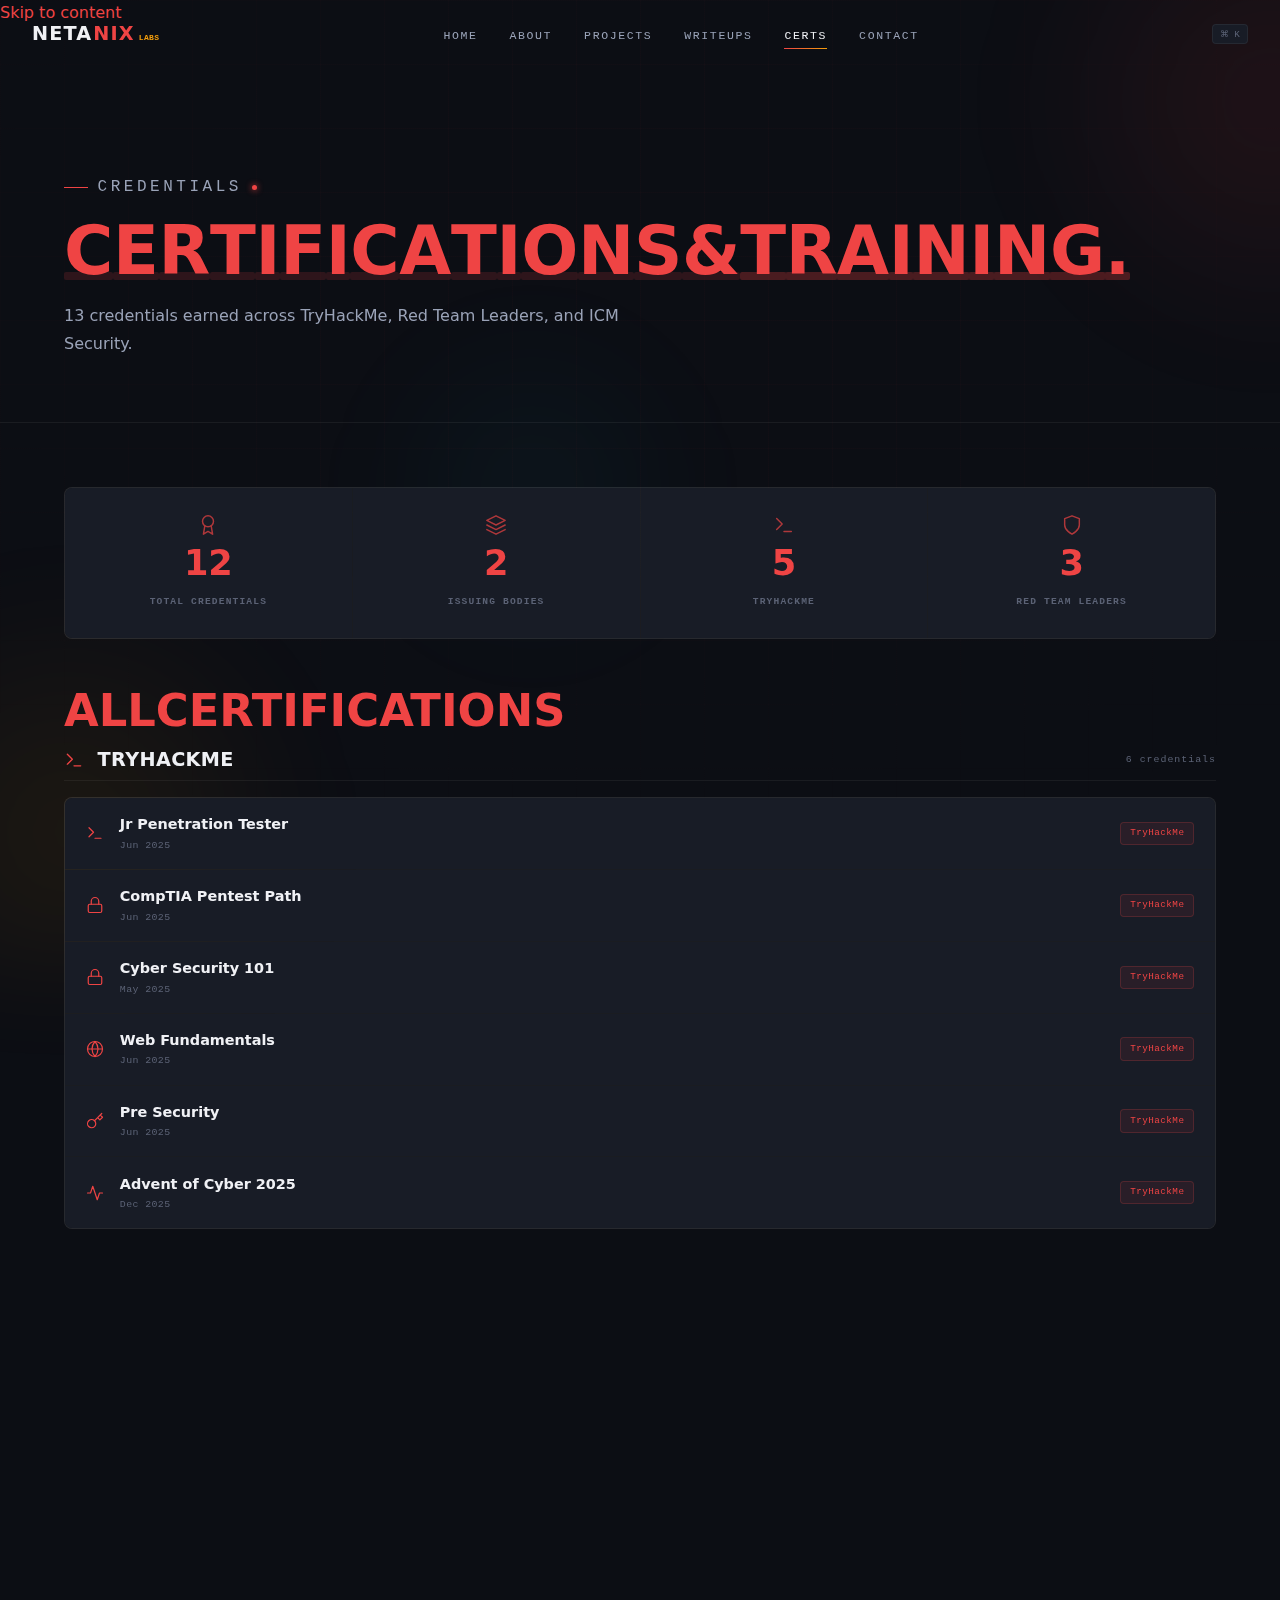
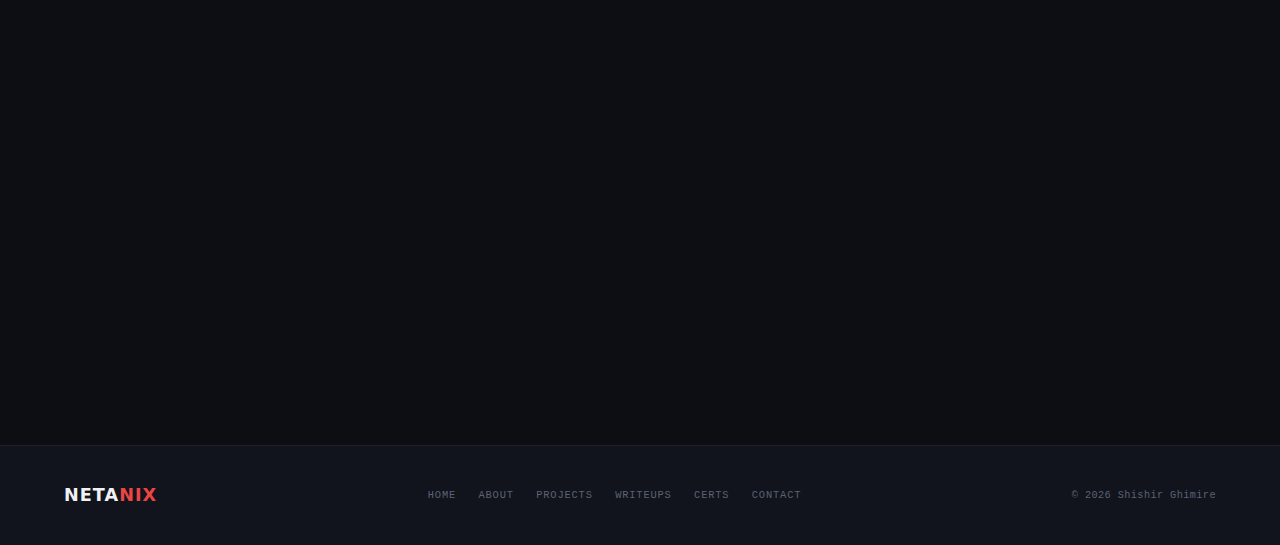
<file: certs.html>
<!DOCTYPE html>
<html lang="en">
<head>
  <meta charset="UTF-8"/>
  <meta name="viewport" content="width=device-width,initial-scale=1.0"/>
  <meta name="description" content="13 certifications by Shishir Ghimire (NetaNix) across TryHackMe (6), Red Team Leaders (4), and ICM Security (3) — including Jr Penetration Tester, CompTIA Pentest path, CCEP, and more."/>
  <meta name="author" content="Shishir Ghimire"/>
  <meta name="robots" content="index, follow, max-image-preview:large, max-snippet:-1"/>
  <meta name="theme-color" content="#0c0e14"/>
  <meta property="og:title" content="Certifications by Shishir Ghimire — TryHackMe, Red Team Leaders, ICM"/>
  <meta property="og:description" content="13 cybersecurity credentials earned by Shishir Ghimire across TryHackMe, Red Team Leaders, and ICM Security."/>
  <meta property="og:type" content="website"/>
  <meta property="og:url" content="https://shishirghimire.info.np/certs.html"/>
  <meta property="og:image" content="https://shishirghimire.info.np/img/og.png"/>
  <meta property="og:image:width" content="1200"/>
  <meta property="og:image:height" content="630"/>
  <meta property="og:site_name" content="Shishir Ghimire — NetaNix"/>
  <meta name="twitter:card" content="summary_large_image"/>
  <meta name="twitter:image" content="https://shishirghimire.info.np/img/og.png"/>
  <link rel="icon" type="image/svg+xml" href="data:image/svg+xml,%3Csvg xmlns='http://www.w3.org/2000/svg' viewBox='0 0 64 64'%3E%3Crect width='64' height='64' rx='12' fill='%230c0e14'/%3E%3Cpath d='M14 18 L32 10 L50 18 L50 36 C50 46 32 54 32 54 C32 54 14 46 14 36 Z' fill='none' stroke='%23ef4444' stroke-width='3' stroke-linejoin='round'/%3E%3Ctext x='32' y='40' text-anchor='middle' font-family='monospace' font-size='20' font-weight='bold' fill='%23f59e0b'%3EN%3C/text%3E%3C/svg%3E"/>
  <link rel="canonical" href="https://shishirghimire.info.np/certs.html"/>
  <link rel="manifest" href="manifest.webmanifest"/>
  <link rel="preconnect" href="https://fonts.googleapis.com" crossorigin/>
  <link rel="preconnect" href="https://fonts.gstatic.com" crossorigin/>
  <link rel="stylesheet" href="https://fonts.googleapis.com/css2?family=Space+Grotesk:wght@500;600;700&family=Inter:wght@300;400;500;600;700&family=JetBrains+Mono:wght@400;500&display=swap" media="print" onload="this.media='all'"/>
  <noscript><link rel="stylesheet" href="https://fonts.googleapis.com/css2?family=Space+Grotesk:wght@500;600;700&family=Inter:wght@300;400;500;600;700&family=JetBrains+Mono:wght@400;500&display=swap"/></noscript>
  <title>Certifications by Shishir Ghimire — TryHackMe, Red Team Leaders, ICM</title>
  <script type="application/ld+json">
  {"@context":"https://schema.org","@type":"BreadcrumbList","itemListElement":[
    {"@type":"ListItem","position":1,"name":"Home","item":"https://shishirghimire.info.np/"},
    {"@type":"ListItem","position":2,"name":"Certifications","item":"https://shishirghimire.info.np/certs.html"}
  ]}
  </script>
  <script type="speculationrules">
  {
    "prefetch":[{"urls":["/","/about.html","/projects.html","/writeups.html","/certs.html","/contact.html"],"eagerness":"immediate"}],
    "prerender":[{"where":{"href_matches":"/*"},"eagerness":"moderate"}]
  }
  </script>
  <link rel="stylesheet" href="css/style.css"/>
</head>
<body>

<div class="aurora" aria-hidden="true"><i></i></div>
<div class="bg-grid" aria-hidden="true"></div>

<nav class="nav" aria-label="Main navigation">
  <a href="index.html" class="nav-logo">NETA<em>NIX</em><sup>labs</sup></a>
  <ul class="nav-links" id="nl" role="list">
    <li><a href="index.html">Home</a></li>
    <li><a href="about.html">About</a></li>
    <li><a href="projects.html">Projects</a></li>
    <li><a href="writeups.html">Writeups</a></li>
    <li><a href="certs.html">Certs</a></li>
    <li><a href="contact.html">Contact</a></li>
  </ul>
  <button class="nav-btn" id="nb" aria-label="Toggle menu" aria-expanded="false" aria-controls="nl">
    <span></span><span></span><span></span>
  </button>
</nav>

<main>

<div class="phero" data-f>
  <div class="wrap">
    <p class="lbl">Credentials</p>
    <h1>Certifications &amp; <span>Training.</span></h1>
    <p>13 credentials earned across TryHackMe, Red Team Leaders, and ICM Security.</p>
  </div>
</div>

<section class="csec">
  <div class="wrap">
    <div class="csum" data-f>
      <div class="csb"><div class="csb-ico" id="csum1"></div><span class="csn" data-count="13">0</span><span class="csl">Total Credentials</span></div>
      <div class="csb"><div class="csb-ico" id="csum2"></div><span class="csn" data-count="3">0</span><span class="csl">Issuing Bodies</span></div>
      <div class="csb"><div class="csb-ico" id="csum3"></div><span class="csn" data-count="6">0</span><span class="csl">TryHackMe</span></div>
      <div class="csb"><div class="csb-ico" id="csum4"></div><span class="csn" data-count="4">0</span><span class="csl">Red Team Leaders</span></div>
    </div>

    <h2 class="stitle" data-f>All <span>Certifications</span></h2>

    <div class="iss-grp" data-f>
      <div class="iss-hdr"><div class="iss-ico" id="issico1"></div><span class="iss-name">TryHackMe</span><span class="iss-cnt">6 credentials</span></div>
      <div class="cl">
        <div class="cr"><div class="cr-ico" id="cri1"></div><div class="cr-body"><p class="cr-name">Jr Penetration Tester</p><p class="cr-date">Jun 2025</p></div><span class="cr-badge b-red">TryHackMe</span></div>
        <div class="cr"><div class="cr-ico" id="cri2"></div><div class="cr-body"><p class="cr-name">CompTIA Pentest Path</p><p class="cr-date">Jun 2025</p></div><span class="cr-badge b-red">TryHackMe</span></div>
        <div class="cr"><div class="cr-ico" id="cri3"></div><div class="cr-body"><p class="cr-name">Cyber Security 101</p><p class="cr-date">May 2025</p></div><span class="cr-badge b-red">TryHackMe</span></div>
        <div class="cr"><div class="cr-ico" id="cri4"></div><div class="cr-body"><p class="cr-name">Web Fundamentals</p><p class="cr-date">Jun 2025</p></div><span class="cr-badge b-red">TryHackMe</span></div>
        <div class="cr"><div class="cr-ico" id="cri5"></div><div class="cr-body"><p class="cr-name">Pre Security</p><p class="cr-date">Jun 2025</p></div><span class="cr-badge b-red">TryHackMe</span></div>
        <div class="cr"><div class="cr-ico" id="cri6"></div><div class="cr-body"><p class="cr-name">Advent of Cyber 2025</p><p class="cr-date">Dec 2025</p></div><span class="cr-badge b-red">TryHackMe</span></div>
      </div>
    </div>

    <div class="iss-grp" data-f>
      <div class="iss-hdr"><div class="iss-ico" id="issico2"></div><span class="iss-name">Red Team Leaders</span><span class="iss-cnt">4 credentials</span></div>
      <div class="cl">
        <div class="cr"><div class="cr-ico" id="cri7"></div><div class="cr-body"><p class="cr-name">Physical Pentest Fundamentals</p><p class="cr-date">Dec 2025</p></div><span class="cr-badge b-gold">Red Team Leaders</span></div>
        <div class="cr"><div class="cr-ico" id="cri8"></div><div class="cr-body"><p class="cr-name">Foundations of Log Analysis</p><p class="cr-date">Dec 2025</p></div><span class="cr-badge b-gold">Red Team Leaders</span></div>
        <div class="cr"><div class="cr-ico" id="cri9"></div><div class="cr-body"><p class="cr-name">CCEP</p><p class="cr-date">Dec 2025</p></div><span class="cr-badge b-gold">Red Team Leaders</span></div>
        <div class="cr"><div class="cr-ico" id="cri10"></div><div class="cr-body"><p class="cr-name">CRTDM</p><p class="cr-date">Dec 2025</p></div><span class="cr-badge b-gold">Red Team Leaders</span></div>
      </div>
    </div>

    <div class="iss-grp" data-f>
      <div class="iss-hdr"><div class="iss-ico" id="issico3"></div><span class="iss-name">ICM Security</span><span class="iss-cnt">3 credentials</span></div>
      <div class="cl">
        <div class="cr"><div class="cr-ico" id="cri11"></div><div class="cr-body"><p class="cr-name">AI 101 Fundamentals</p><p class="cr-date">Dec 2025</p></div><span class="cr-badge b-red">ICM Security</span></div>
        <div class="cr"><div class="cr-ico" id="cri12"></div><div class="cr-body"><p class="cr-name">Practical Security Fundamentals</p><p class="cr-date">Dec 2025</p></div><span class="cr-badge b-red">ICM Security</span></div>
        <div class="cr"><div class="cr-ico" id="cri13"></div><div class="cr-body"><p class="cr-name">Programming 100 Fundamentals</p><p class="cr-date">Jan 2025</p></div><span class="cr-badge b-red">ICM Security</span></div>
      </div>
    </div>

  </div>
</section>

</main>

<footer class="foot">
  <div class="foot-in">
    <span class="foot-logo">NETA<em>NIX</em></span>
    <nav class="foot-nav" aria-label="Footer navigation">
      <a href="index.html">Home</a>
      <a href="about.html">About</a>
      <a href="projects.html">Projects</a>
      <a href="writeups.html">Writeups</a>
      <a href="certs.html">Certs</a>
      <a href="contact.html">Contact</a>
    </nav>
    <p class="foot-copy">&copy; <span id="yr"></span> Shishir Ghimire</p>
  </div>
</footer>

<script src="js/icons.js"></script>
<script src="js/main.js"></script>
<script>
document.addEventListener('DOMContentLoaded',()=>{
  [
    ['csum1',ICONS.award],['csum2',ICONS.layers],['csum3',ICONS.terminal],['csum4',ICONS.shield],
    ['issico1',ICONS.terminal],['issico2',ICONS.shield],['issico3',ICONS.lock],
    ['cri1',ICONS.terminal],['cri2',ICONS.lock],['cri3',ICONS.lock],['cri4',ICONS.globe],['cri5',ICONS.key],['cri6',ICONS.activity],
    ['cri7',ICONS.shield],['cri8',ICONS.eye],['cri9',ICONS.zap],['cri10',ICONS.zap],
    ['cri11',ICONS.cpu],['cri12',ICONS.shield],['cri13',ICONS.code]
  ].forEach(([id,svg])=>{const e=document.getElementById(id);if(e)e.innerHTML=svg});
});
</script>
</body>
</html>
</file>
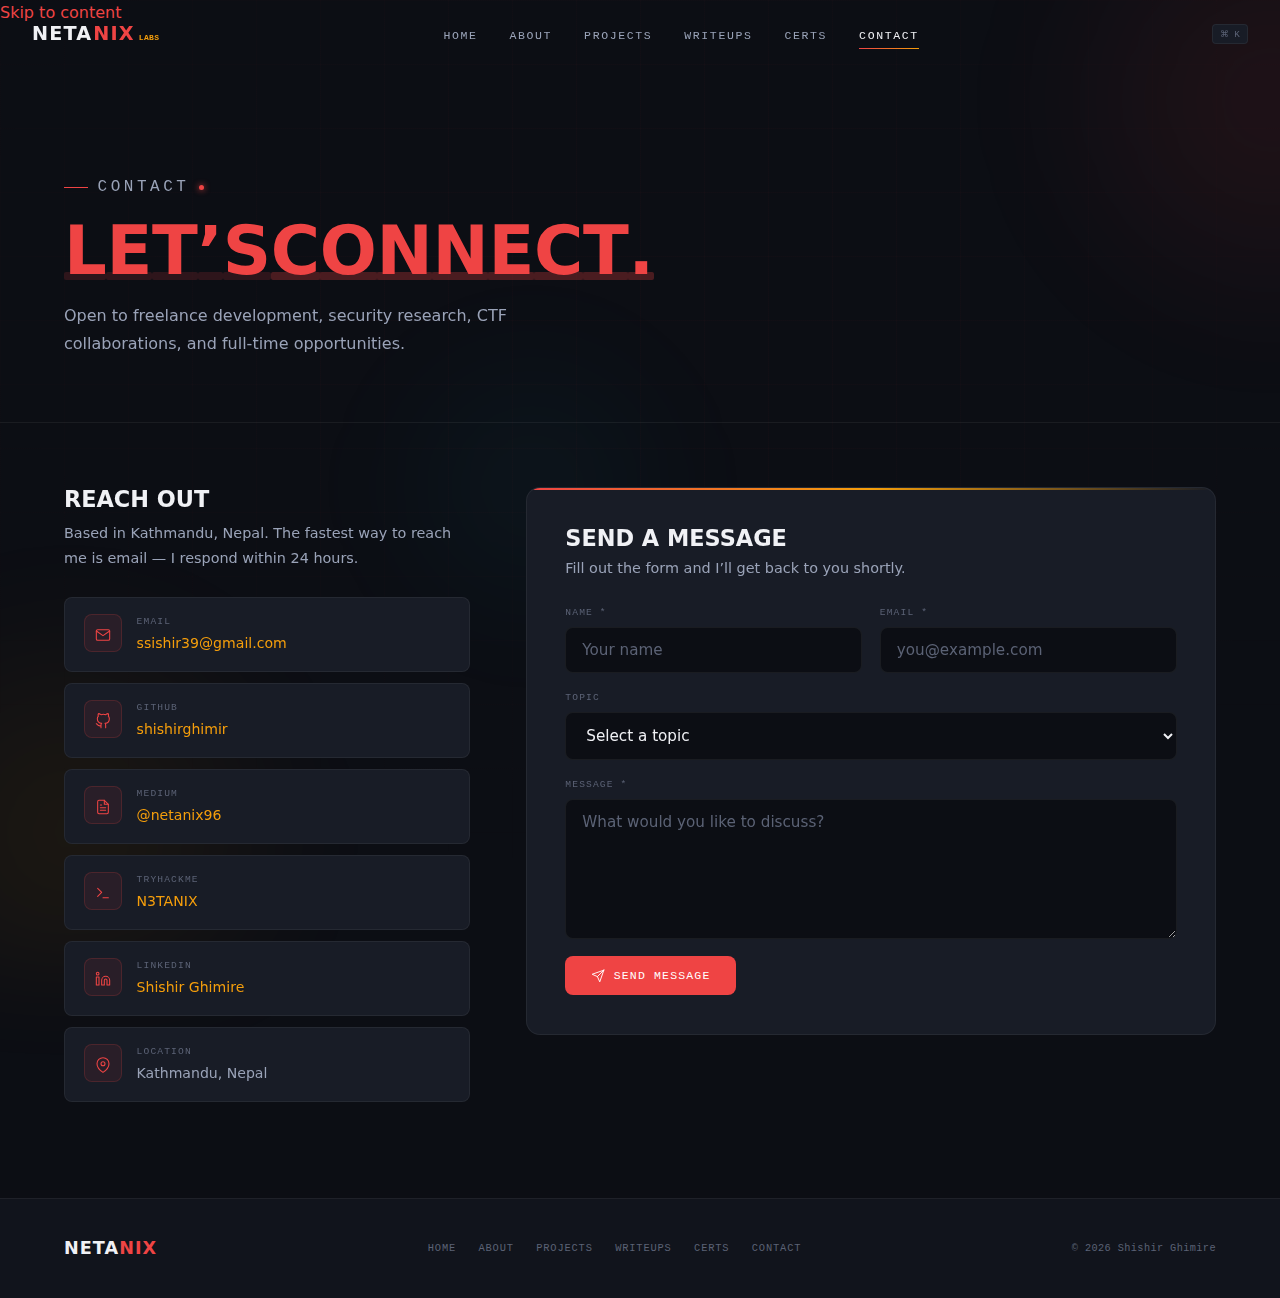
<file: contact.html>
<!DOCTYPE html>
<html lang="en">
<head>
  <meta charset="UTF-8"/>
  <meta name="viewport" content="width=device-width,initial-scale=1.0"/>
  <meta name="description" content="Contact Shishir Ghimire (NetaNix) — open to security research collaboration, CTF design, internships, mentorship, and learning opportunities. Based in Kathmandu, Nepal."/>
  <meta name="author" content="Shishir Ghimire"/>
  <meta name="robots" content="index, follow, max-image-preview:large, max-snippet:-1"/>
  <meta name="theme-color" content="#0c0e14"/>
  <meta property="og:title" content="Contact Shishir Ghimire — NetaNix"/>
  <meta property="og:description" content="Get in touch with Shishir Ghimire for security collaboration, CTF design, internships, or mentorship. Email, GitHub, LinkedIn, Medium, TryHackMe."/>
  <meta property="og:type" content="website"/>
  <meta property="og:url" content="https://shishirghimire.info.np/contact.html"/>
  <meta property="og:image" content="https://shishirghimire.info.np/img/og.png"/>
  <meta property="og:image:width" content="1200"/>
  <meta property="og:image:height" content="630"/>
  <meta property="og:site_name" content="Shishir Ghimire — NetaNix"/>
  <meta name="twitter:card" content="summary_large_image"/>
  <meta name="twitter:image" content="https://shishirghimire.info.np/img/og.png"/>
  <link rel="icon" type="image/svg+xml" href="data:image/svg+xml,%3Csvg xmlns='http://www.w3.org/2000/svg' viewBox='0 0 64 64'%3E%3Crect width='64' height='64' rx='12' fill='%230c0e14'/%3E%3Cpath d='M14 18 L32 10 L50 18 L50 36 C50 46 32 54 32 54 C32 54 14 46 14 36 Z' fill='none' stroke='%23ef4444' stroke-width='3' stroke-linejoin='round'/%3E%3Ctext x='32' y='40' text-anchor='middle' font-family='monospace' font-size='20' font-weight='bold' fill='%23f59e0b'%3EN%3C/text%3E%3C/svg%3E"/>
  <link rel="canonical" href="https://shishirghimire.info.np/contact.html"/>
  <link rel="manifest" href="manifest.webmanifest"/>
  <link rel="preconnect" href="https://fonts.googleapis.com" crossorigin/>
  <link rel="preconnect" href="https://fonts.gstatic.com" crossorigin/>
  <link rel="stylesheet" href="https://fonts.googleapis.com/css2?family=Space+Grotesk:wght@500;600;700&family=Inter:wght@300;400;500;600;700&family=JetBrains+Mono:wght@400;500&display=swap" media="print" onload="this.media='all'"/>
  <noscript><link rel="stylesheet" href="https://fonts.googleapis.com/css2?family=Space+Grotesk:wght@500;600;700&family=Inter:wght@300;400;500;600;700&family=JetBrains+Mono:wght@400;500&display=swap"/></noscript>
  <title>Contact Shishir Ghimire — NetaNix</title>
  <script type="application/ld+json">
  {"@context":"https://schema.org","@type":"BreadcrumbList","itemListElement":[
    {"@type":"ListItem","position":1,"name":"Home","item":"https://shishirghimire.info.np/"},
    {"@type":"ListItem","position":2,"name":"Contact","item":"https://shishirghimire.info.np/contact.html"}
  ]}
  </script>
  <script type="speculationrules">
  {"prerender":[{"where":{"href_matches":"/*"},"eagerness":"moderate"}]}
  </script>
  <link rel="stylesheet" href="css/style.css"/>
</head>
<body>

<div class="aurora" aria-hidden="true"><i></i></div>
<div class="bg-grid" aria-hidden="true"></div>

<nav class="nav" aria-label="Main navigation">
  <a href="index.html" class="nav-logo">NETA<em>NIX</em><sup>labs</sup></a>
  <ul class="nav-links" id="nl" role="list">
    <li><a href="index.html">Home</a></li>
    <li><a href="about.html">About</a></li>
    <li><a href="projects.html">Projects</a></li>
    <li><a href="writeups.html">Writeups</a></li>
    <li><a href="certs.html">Certs</a></li>
    <li><a href="contact.html">Contact</a></li>
  </ul>
  <button class="nav-btn" id="nb" aria-label="Toggle menu" aria-expanded="false" aria-controls="nl">
    <span></span><span></span><span></span>
  </button>
</nav>

<main>

<div class="phero" data-f>
  <div class="wrap">
    <p class="lbl">Contact</p>
    <h1>Let&rsquo;s <span>Connect.</span></h1>
    <p>Open to freelance development, security research, CTF collaborations, and full-time opportunities.</p>
  </div>
</div>

<div class="wrap">
  <div class="ctlayout">
    <aside data-f>
      <div class="ci">
        <h3>Reach Out</h3>
        <p>Based in Kathmandu, Nepal. The fastest way to reach me is email — I respond within 24 hours.</p>
        <div class="cms">
          <div class="cm"><div class="cmic"><div class="cmic-ico" id="cico1"></div></div><div><p class="cmlbl">Email</p><p class="cmval"><a href="mailto:ssishir39@gmail.com">ssishir39@gmail.com</a></p></div></div>
          <div class="cm"><div class="cmic"><div class="cmic-ico" id="cico2"></div></div><div><p class="cmlbl">GitHub</p><p class="cmval"><a href="https://github.com/shishirghimir" target="_blank" rel="noopener">shishirghimir</a></p></div></div>
          <div class="cm"><div class="cmic"><div class="cmic-ico" id="cico3"></div></div><div><p class="cmlbl">Medium</p><p class="cmval"><a href="https://medium.com/@netanix96" target="_blank" rel="noopener">@netanix96</a></p></div></div>
          <div class="cm"><div class="cmic"><div class="cmic-ico" id="cico4"></div></div><div><p class="cmlbl">TryHackMe</p><p class="cmval"><a href="https://tryhackme.com/p/N3TANIX" target="_blank" rel="noopener">N3TANIX</a></p></div></div>
          <div class="cm"><div class="cmic"><div class="cmic-ico" id="cico5"></div></div><div><p class="cmlbl">LinkedIn</p><p class="cmval"><a href="https://linkedin.com/in/shishir-ghimire-2b7934292" target="_blank" rel="noopener">Shishir Ghimire</a></p></div></div>
          <div class="cm"><div class="cmic"><div class="cmic-ico" id="cico6"></div></div><div><p class="cmlbl">Location</p><p class="cmval" style="color:var(--txt2)">Kathmandu, Nepal</p></div></div>
        </div>
      </div>
    </aside>

    <div data-f data-d="2">
      <div class="fc">
        <h3>Send a Message</h3>
        <p>Fill out the form and I&rsquo;ll get back to you shortly.</p>
        <form id="cf" novalidate aria-label="Contact form">
          <div class="fr">
            <div class="fg"><label for="fn">Name *</label><input type="text" id="fn" name="name" placeholder="Your name" required autocomplete="name"/></div>
            <div class="fg"><label for="fe">Email *</label><input type="email" id="fe" name="email" placeholder="you@example.com" required autocomplete="email"/></div>
          </div>
          <div class="fg">
            <label for="fs">Topic</label>
            <select id="fs" name="subject">
              <option value="">Select a topic</option>
              <option value="freelance">Freelance / Development</option>
              <option value="security">Security Research</option>
              <option value="ctf">CTF Collaboration</option>
              <option value="opportunity">Job Opportunity</option>
              <option value="general">General</option>
            </select>
          </div>
          <div class="fg"><label for="fm2">Message *</label><textarea id="fm2" name="message" placeholder="What would you like to discuss?" required></textarea></div>
          <button type="submit" class="btn btn-red"><span class="ico" id="btn-send"></span>Send Message</button>
          <div id="ffb" class="ffb" aria-live="polite"></div>
        </form>
      </div>
    </div>
  </div>
</div>

</main>

<footer class="foot">
  <div class="foot-in">
    <span class="foot-logo">NETA<em>NIX</em></span>
    <nav class="foot-nav" aria-label="Footer navigation">
      <a href="index.html">Home</a>
      <a href="about.html">About</a>
      <a href="projects.html">Projects</a>
      <a href="writeups.html">Writeups</a>
      <a href="certs.html">Certs</a>
      <a href="contact.html">Contact</a>
    </nav>
    <p class="foot-copy">&copy; <span id="yr"></span> Shishir Ghimire</p>
  </div>
</footer>

<script src="js/icons.js"></script>
<script src="js/main.js"></script>
<script>
document.addEventListener('DOMContentLoaded',()=>{
  [
    ['cico1',ICONS.mail],['cico2',ICONS.github],['cico3',ICONS.fileText],['cico4',ICONS.terminal],['cico5',ICONS.linkedin],['cico6',ICONS.location],
    ['btn-send',ICONS.send]
  ].forEach(([id,svg])=>{const e=document.getElementById(id);if(e)e.innerHTML=svg});
});
</script>
</body>
</html>
</file>
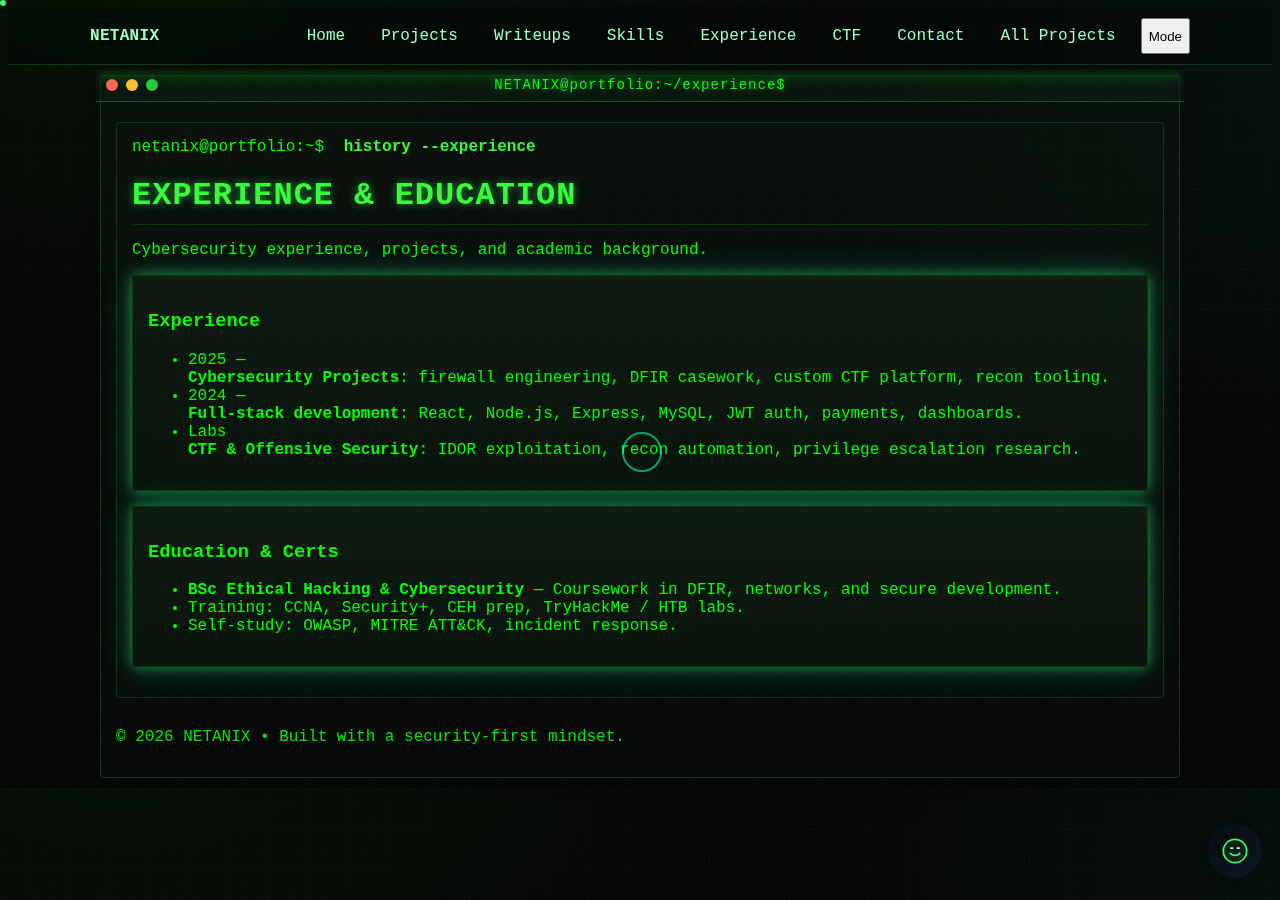
<file: experiences.html>
<!DOCTYPE html>
<html lang="en">
<head>
  <meta charset="utf-8" />
  <meta name="viewport" content="width=device-width, initial-scale=1" />
  <title>Experience • NETANIX | Cybersecurity Portfolio</title>
  <meta name="description" content="Experience and education of NETANIX (Shishir Ghimire): roles, projects, achievements, and certifications." />
  <meta name="theme-color" content="#000000" />
  <link rel="canonical" href="https://shishirghimir.github.io/experiences" />
  <link rel="icon" type="image/png" href="netanix.png" />
  <meta property="og:title" content="NETANIX • Experience & Education" />
  <meta property="og:description" content="Roles, responsibilities, education, and achievements." />
  <meta property="og:image" content="netanix.png" />
  <meta property="og:type" content="website" />
  <meta name="twitter:card" content="summary_large_image" />
  <script src="https://cdn.tailwindcss.com" defer></script>
  <script src="assets/header.js" defer></script>
  <script>
    tailwind.config = { 
      theme: { 
        extend: { 
          fontFamily: { mono: ["'Courier New'", "Courier", "monospace"] },
          colors: { terminal: { green: '#00ff00', dark: '#0a0a0a', darker: '#000000', light: '#33ff33', gray: '#333333' } }
        } 
      },
      darkMode: 'class'
    }
  </script>
  <link href="https://fonts.googleapis.com/css2?family=Inter:wght@400;600;700&display=swap" rel="stylesheet" />
  <link rel="stylesheet" href="assets/styles.css" />
  <link rel="stylesheet" href="assets/index.css" />
</head>
<body class="bg-terminal-darker text-terminal-green hybrid">
  <div class="matrix-bg"></div>
  <canvas id="gridBg"></canvas>
  <div class="noise"></div>
  <div class="scanline"></div>
  <div class="cursor-dot"></div>
  <div class="cursor-ring"></div>

  <header class="site-header">
    <div class="wrap">
      <a href="index.html" class="brand"><img src="netanix.png" alt="NETANIX" /><span>NETANIX</span></a>
      <button id="menuBtn" class="menu-btn" aria-label="Toggle menu">Menu</button>
      <nav id="siteNav" class="nav">
        <a href="index.html#home">Home</a>
        <a href="projects.html">Projects</a>
        <a href="writeups.html">Writeups</a>
        <a href="skills.html">Skills</a>
        <a href="experiences.html" class="active">Experience</a>
        <a href="index.html#ctf">CTF</a>
        <a href="projects.html">All Projects</a>
        <a href="index.html#contact">Contact</a>
      </nav>
    </div>
  </header>

  <main class="container">
    <div class="terminal-container">
      <div class="terminal-header">
        <div class="terminal-buttons">
          <div class="terminal-button close"></div>
          <div class="terminal-button minimize"></div>
          <div class="terminal-button maximize"></div>
        </div>
        <div class="terminal-title">NETANIX@portfolio:~/experience$</div>
      </div>
      <div class="scan-line"></div>

      <section id="experience" class="section">
        <div class="mb-4">
          <span class="prompt">netanix@portfolio:~$</span>
          <span class="command">history --experience</span>
        </div>

        <h1 class="section-title">Experience & Education</h1>
        <p class="mb-4">Cybersecurity experience, projects, and academic background.</p>

        <div class="grid grid-cols-1 md:grid-cols-2 gap-4">
          <div class="card tilt">
            <h3 class="font-bold mb-3">Experience</h3>
            <ul class="text-sm space-y-2">
              <li class="flex gap-3">
                <span class="text-terminal-light">2025 —</span>
                <div><b>Cybersecurity Projects</b>: firewall engineering, DFIR casework, custom CTF platform, recon tooling.</div>
              </li>
              <li class="flex gap-3">
                <span class="text-terminal-light">2024 —</span>
                <div><b>Full‑stack development</b>: React, Node.js, Express, MySQL, JWT auth, payments, dashboards.</div>
              </li>
              <li class="flex gap-3">
                <span class="text-terminal-light">Labs</span>
                <div><b>CTF & Offensive Security</b>: IDOR exploitation, recon automation, privilege escalation research.</div>
              </li>
            </ul>
          </div>

          <div class="card tilt">
            <h3 class="font-bold mb-3">Education & Certs</h3>
            <ul class="text-sm space-y-2">
              <li><b>BSc Ethical Hacking & Cybersecurity</b> — Coursework in DFIR, networks, and secure development.</li>
              <li>Training: CCNA, Security+, CEH prep, TryHackMe / HTB labs.</li>
              <li>Self‑study: OWASP, MITRE ATT&CK, incident response.</li>
            </ul>
          </div>
        </div>
      </section>

      <footer class="mt-8 pt-4 border-t border-terminal-gray text-center text-sm text-terminal-light">
        <p>© <span id="year"></span> NETANIX • Built with a security‑first mindset.</p>
      </footer>
    </div>
  </main>

  <script>
    document.getElementById('year').textContent = new Date().getFullYear();
  </script>
  <script src="https://unpkg.com/gsap@3/dist/gsap.min.js"></script>
  <script src="https://unpkg.com/gsap@3/dist/ScrollTrigger.min.js"></script>
  <script src="https://unpkg.com/@studio-freight/lenis@1.0.41/bundled/lenis.min.js"></script>
  <script src="assets/main.js" defer></script>
</body>
</html>
</file>
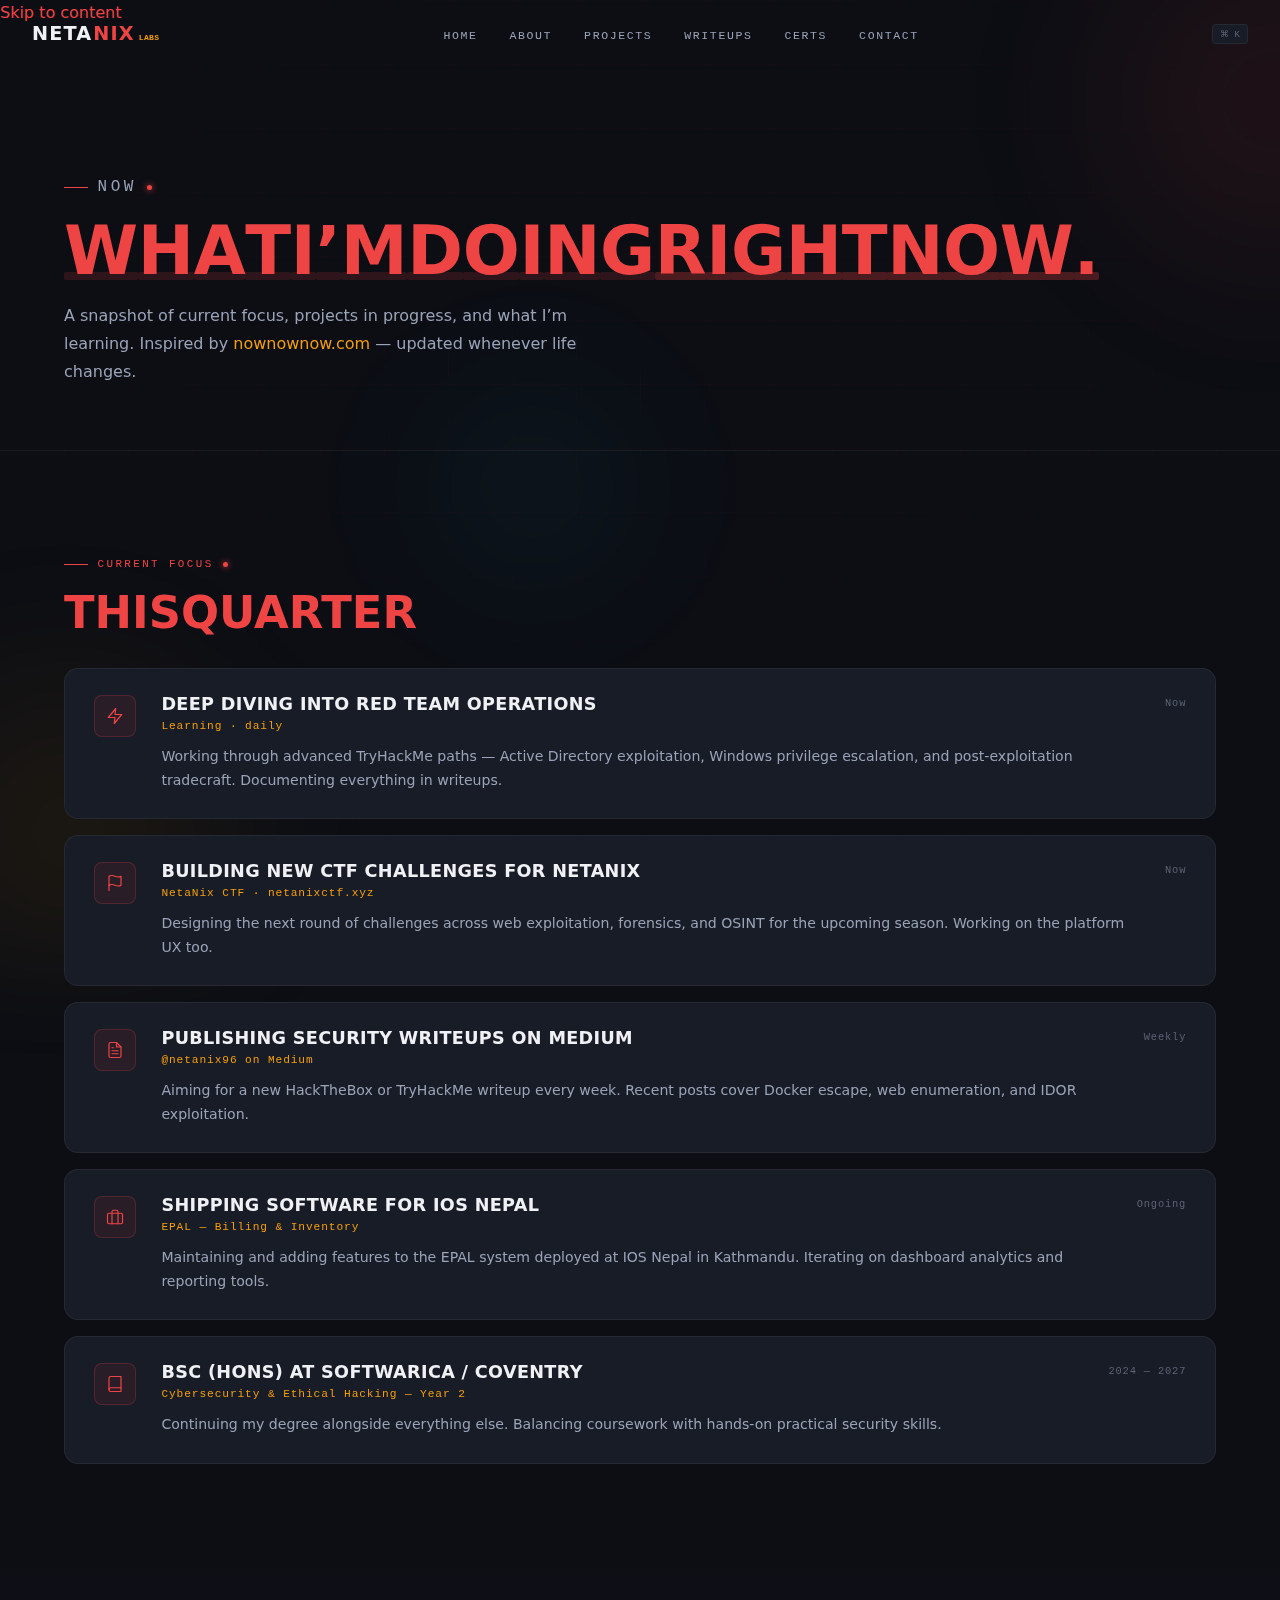
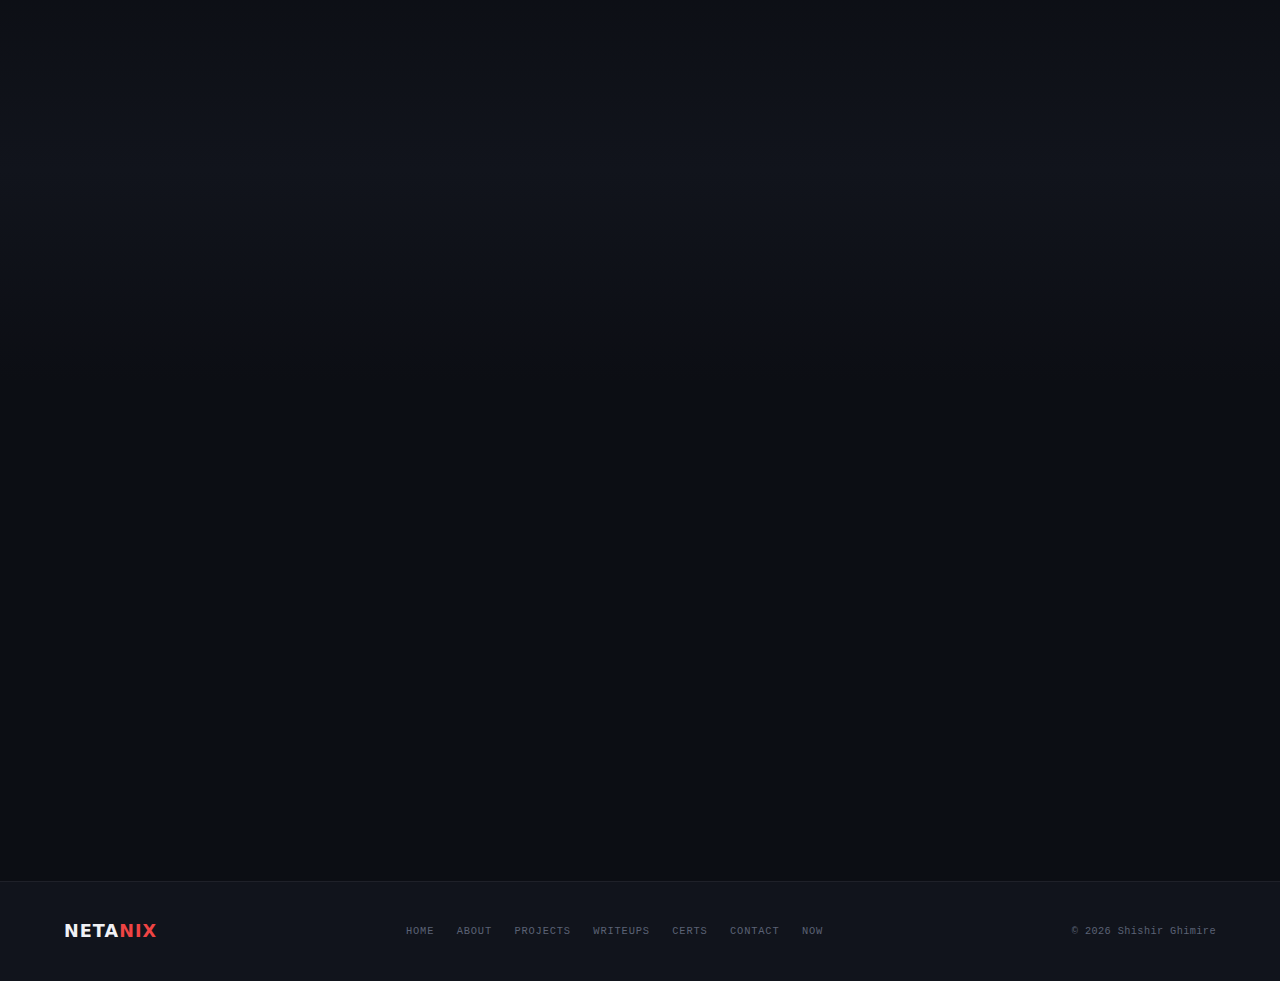
<file: now.html>
<!DOCTYPE html>
<html lang="en">
<head>
  <meta charset="UTF-8"/>
  <meta name="viewport" content="width=device-width,initial-scale=1.0"/>
  <meta name="description" content="What Shishir Ghimire is working on right now — current focus areas, learning goals, projects in progress, and what's coming next. Updated regularly."/>
  <meta name="author" content="Shishir Ghimire"/>
  <meta name="robots" content="index, follow, max-image-preview:large"/>
  <meta name="theme-color" content="#0c0e14"/>
  <meta property="og:title" content="What Shishir Ghimire is doing now"/>
  <meta property="og:description" content="Current focus, projects in progress, and what Shishir Ghimire is learning right now."/>
  <meta property="og:type" content="website"/>
  <meta property="og:url" content="https://shishirghimire.info.np/now.html"/>
  <meta property="og:image" content="https://shishirghimire.info.np/img/og.png"/>
  <meta property="og:image:width" content="1200"/>
  <meta property="og:image:height" content="630"/>
  <meta name="twitter:card" content="summary_large_image"/>
  <meta name="twitter:image" content="https://shishirghimire.info.np/img/og.png"/>
  <link rel="icon" type="image/svg+xml" href="data:image/svg+xml,%3Csvg xmlns='http://www.w3.org/2000/svg' viewBox='0 0 64 64'%3E%3Crect width='64' height='64' rx='12' fill='%230c0e14'/%3E%3Cpath d='M14 18 L32 10 L50 18 L50 36 C50 46 32 54 32 54 C32 54 14 46 14 36 Z' fill='none' stroke='%23ef4444' stroke-width='3' stroke-linejoin='round'/%3E%3Ctext x='32' y='40' text-anchor='middle' font-family='monospace' font-size='20' font-weight='bold' fill='%23f59e0b'%3EN%3C/text%3E%3C/svg%3E"/>
  <link rel="canonical" href="https://shishirghimire.info.np/now.html"/>
  <link rel="manifest" href="manifest.webmanifest"/>
  <link rel="preconnect" href="https://fonts.googleapis.com" crossorigin/>
  <link rel="preconnect" href="https://fonts.gstatic.com" crossorigin/>
  <link rel="stylesheet" href="https://fonts.googleapis.com/css2?family=Space+Grotesk:wght@500;600;700&family=Inter:wght@300;400;500;600;700&family=JetBrains+Mono:wght@400;500&display=swap" media="print" onload="this.media='all'"/>
  <noscript><link rel="stylesheet" href="https://fonts.googleapis.com/css2?family=Space+Grotesk:wght@500;600;700&family=Inter:wght@300;400;500;600;700&family=JetBrains+Mono:wght@400;500&display=swap"/></noscript>
  <title>Now — Shishir Ghimire | NetaNix</title>
  <link rel="stylesheet" href="css/style.css"/>
  <script type="application/ld+json">
  {"@context":"https://schema.org","@type":"BreadcrumbList","itemListElement":[
    {"@type":"ListItem","position":1,"name":"Home","item":"https://shishirghimire.info.np/"},
    {"@type":"ListItem","position":2,"name":"Now","item":"https://shishirghimire.info.np/now.html"}
  ]}
  </script>
  <script type="speculationrules">
  {"prerender":[{"where":{"href_matches":"/*"},"eagerness":"moderate"}]}
  </script>
</head>
<body>

<div class="aurora" aria-hidden="true"><i></i></div>
<div class="bg-grid" aria-hidden="true"></div>

<nav class="nav" aria-label="Main navigation">
  <a href="index.html" class="nav-logo">NETA<em>NIX</em><sup>labs</sup></a>
  <ul class="nav-links" id="nl" role="list">
    <li><a href="index.html">Home</a></li>
    <li><a href="about.html">About</a></li>
    <li><a href="projects.html">Projects</a></li>
    <li><a href="writeups.html">Writeups</a></li>
    <li><a href="certs.html">Certs</a></li>
    <li><a href="contact.html">Contact</a></li>
  </ul>
  <button class="nav-btn" id="nb" aria-label="Toggle menu" aria-expanded="false" aria-controls="nl">
    <span></span><span></span><span></span>
  </button>
</nav>

<main>

<div class="phero" data-f>
  <div class="wrap">
    <p class="lbl">Now</p>
    <h1>What I&rsquo;m doing <span>right now.</span></h1>
    <p>A snapshot of current focus, projects in progress, and what I&rsquo;m learning. Inspired by <a href="https://nownownow.com/about" target="_blank" rel="noopener" style="color:var(--gold)">nownownow.com</a> — updated whenever life changes.</p>
  </div>
</div>

<section class="sec">
  <div class="wrap">
    <p class="lbl" data-f>Current Focus</p>
    <h2 class="stitle" data-f data-d="1">This <span>Quarter</span></h2>
    <div class="exp-g" data-stagger style="margin-top:2rem">
      <div class="exp">
        <div class="exp-ico" id="n1"></div>
        <div class="exp-body">
          <h4>Deep diving into red team operations</h4>
          <p class="erole">Learning · daily</p>
          <p>Working through advanced TryHackMe paths — Active Directory exploitation, Windows privilege escalation, and post-exploitation tradecraft. Documenting everything in writeups.</p>
        </div>
        <p class="exp-date">Now</p>
      </div>
      <div class="exp">
        <div class="exp-ico" id="n2"></div>
        <div class="exp-body">
          <h4>Building new CTF challenges for NetaNix</h4>
          <p class="erole">NetaNix CTF · netanixctf.xyz</p>
          <p>Designing the next round of challenges across web exploitation, forensics, and OSINT for the upcoming season. Working on the platform UX too.</p>
        </div>
        <p class="exp-date">Now</p>
      </div>
      <div class="exp">
        <div class="exp-ico" id="n3"></div>
        <div class="exp-body">
          <h4>Publishing security writeups on Medium</h4>
          <p class="erole">@netanix96 on Medium</p>
          <p>Aiming for a new HackTheBox or TryHackMe writeup every week. Recent posts cover Docker escape, web enumeration, and IDOR exploitation.</p>
        </div>
        <p class="exp-date">Weekly</p>
      </div>
      <div class="exp">
        <div class="exp-ico" id="n4"></div>
        <div class="exp-body">
          <h4>Shipping software for IOS Nepal</h4>
          <p class="erole">EPAL — Billing & Inventory</p>
          <p>Maintaining and adding features to the EPAL system deployed at IOS Nepal in Kathmandu. Iterating on dashboard analytics and reporting tools.</p>
        </div>
        <p class="exp-date">Ongoing</p>
      </div>
      <div class="exp">
        <div class="exp-ico" id="n5"></div>
        <div class="exp-body">
          <h4>BSc (Hons) at Softwarica / Coventry</h4>
          <p class="erole">Cybersecurity & Ethical Hacking — Year 2</p>
          <p>Continuing my degree alongside everything else. Balancing coursework with hands-on practical security skills.</p>
        </div>
        <p class="exp-date">2024 &mdash; 2027</p>
      </div>
    </div>
  </div>
</section>

<section class="sec sec-alt">
  <div class="wrap">
    <p class="lbl" data-f>Coming Up</p>
    <h2 class="stitle" data-f data-d="1">What&rsquo;s <span>Next</span></h2>
    <p class="sintro" data-f data-d="2">Goals on my radar for the next few months.</p>
    <div class="ptags" data-f data-d="3">
      <span class="tag">CRTP / OSCP prep</span>
      <span class="tag">Active Directory deep-dive</span>
      <span class="tag tag-g">More CTF challenges</span>
      <span class="tag">Bug bounty starter</span>
      <span class="tag tag-b">More writeups</span>
      <span class="tag">Open-source security tooling</span>
    </div>
  </div>
</section>

<section class="sec">
  <div class="wrap">
    <div class="cta" data-f>
      <h2>Want to collaborate<span style="color:var(--red)">?</span></h2>
      <p>If anything above resonates &mdash; CTF design, security research, or building tools &mdash; I&rsquo;m open to conversations.</p>
      <div class="cta-acts">
        <a href="contact.html" class="btn btn-red">Get in Touch</a>
        <a href="writeups.html" class="btn btn-out">Read Writeups</a>
      </div>
    </div>
  </div>
</section>

</main>

<footer class="foot">
  <div class="foot-in">
    <span class="foot-logo">NETA<em>NIX</em></span>
    <nav class="foot-nav" aria-label="Footer navigation">
      <a href="index.html">Home</a>
      <a href="about.html">About</a>
      <a href="projects.html">Projects</a>
      <a href="writeups.html">Writeups</a>
      <a href="certs.html">Certs</a>
      <a href="contact.html">Contact</a>
      <a href="now.html">Now</a>
    </nav>
    <p class="foot-copy">&copy; <span id="yr"></span> Shishir Ghimire</p>
  </div>
</footer>

<script src="js/icons.js"></script>
<script src="js/main.js"></script>
<script>
document.addEventListener('DOMContentLoaded',()=>{
  [['n1',ICONS.zap],['n2',ICONS.flag],['n3',ICONS.fileText],['n4',ICONS.briefcase],['n5',ICONS.book]].forEach(([id,svg])=>{const e=document.getElementById(id);if(e)e.innerHTML=svg});
});
</script>
</body>
</html>
</file>
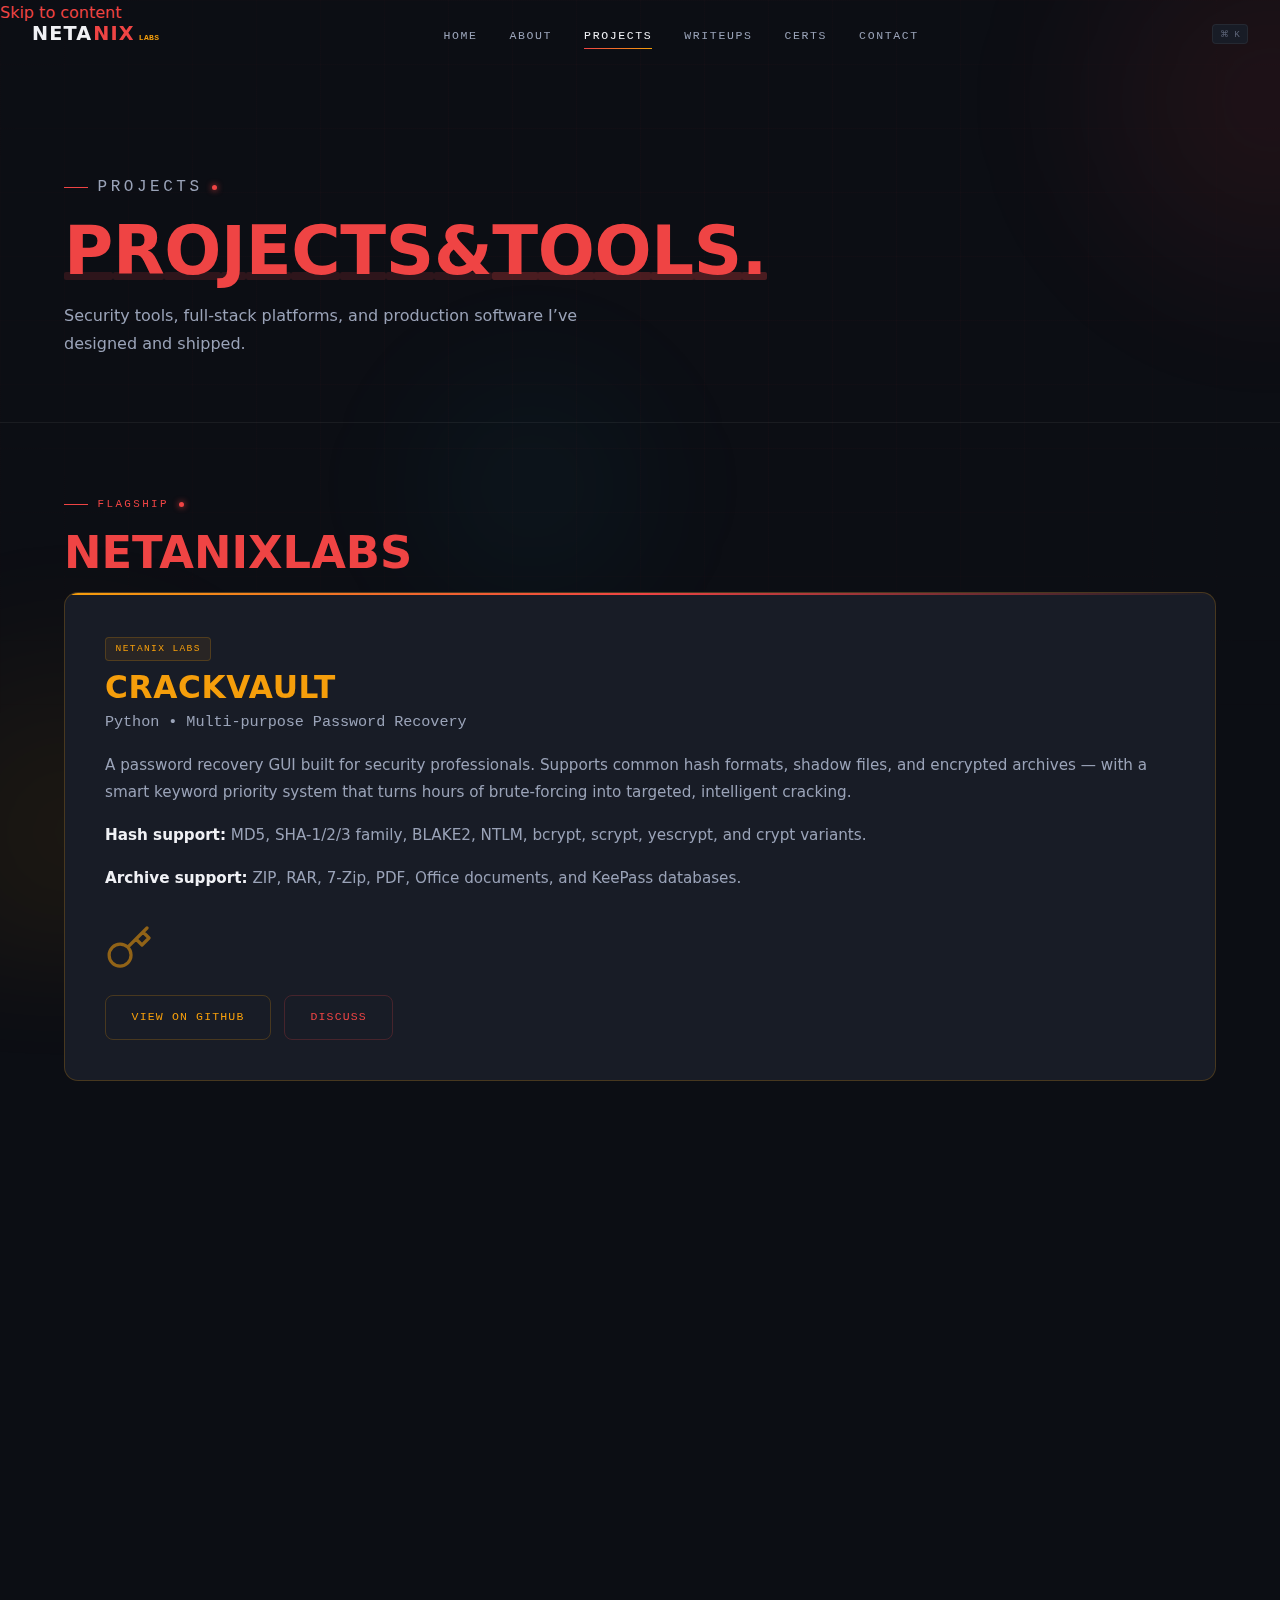
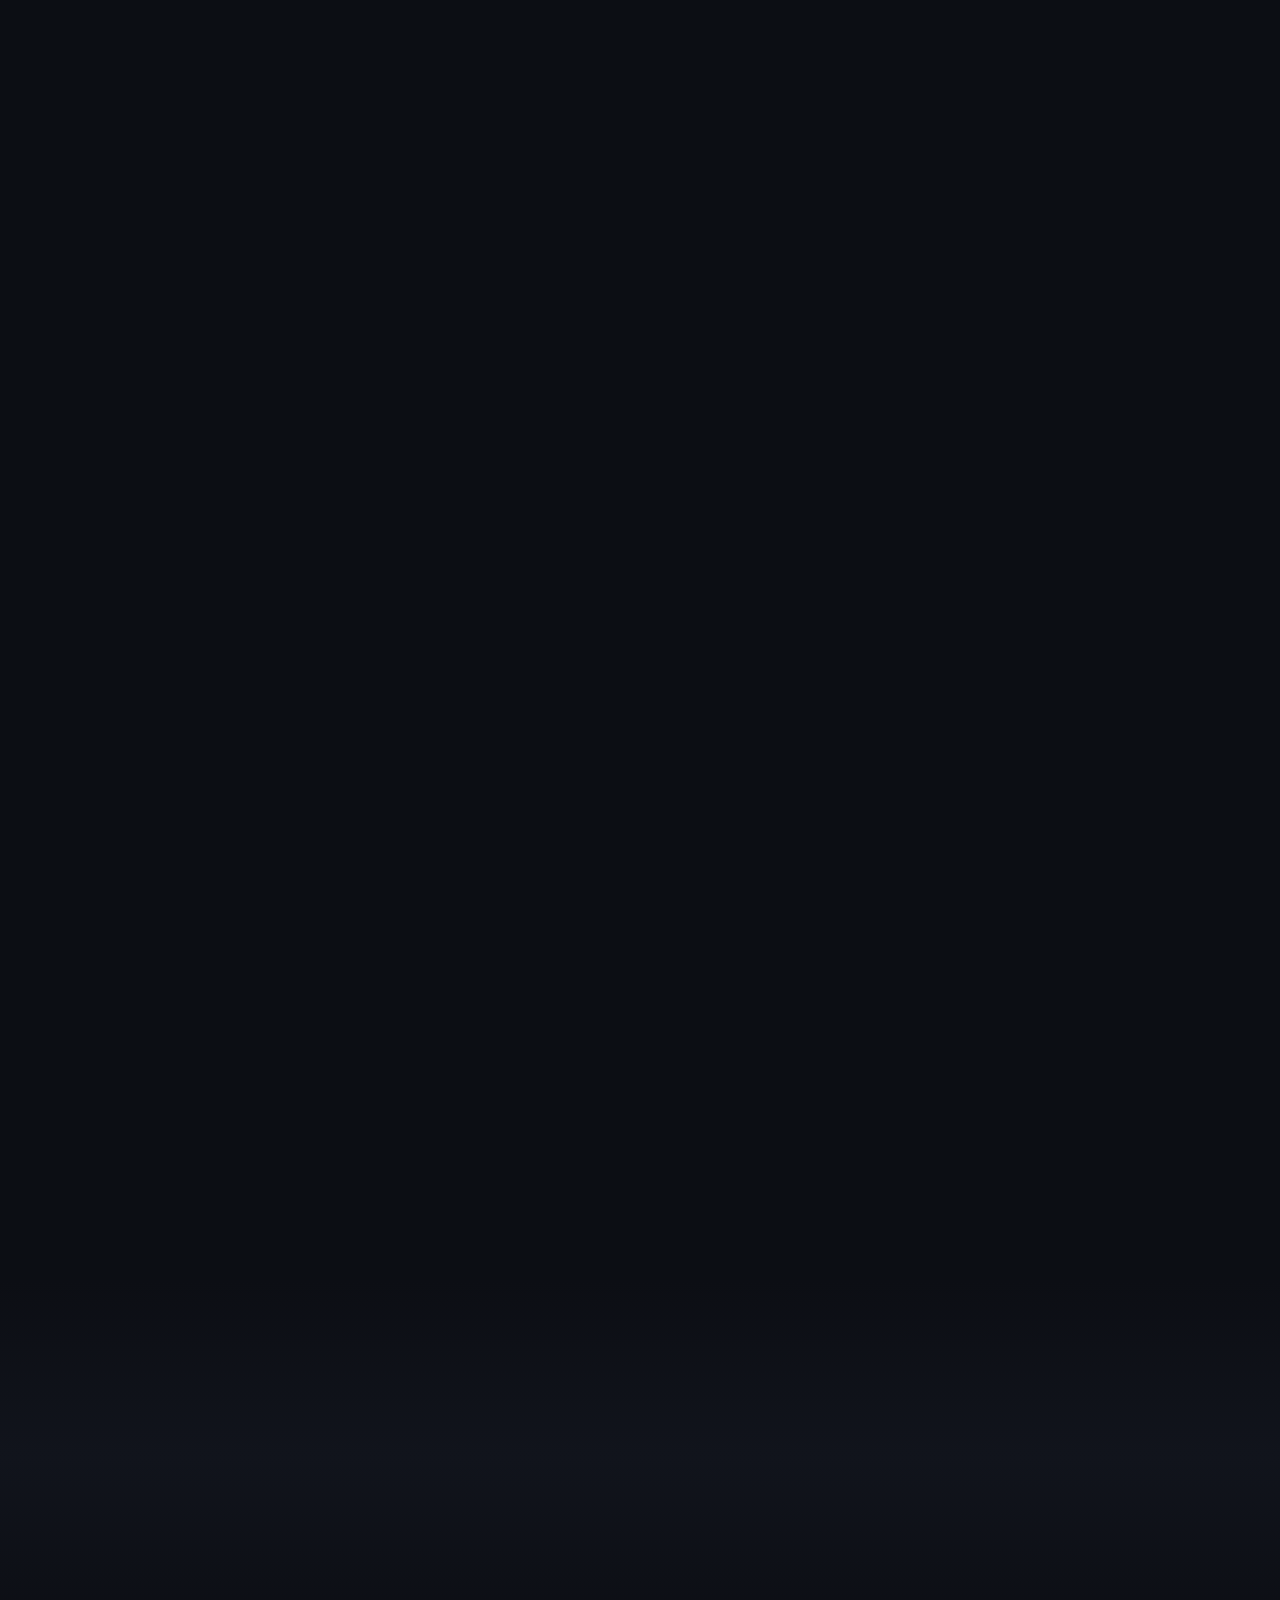
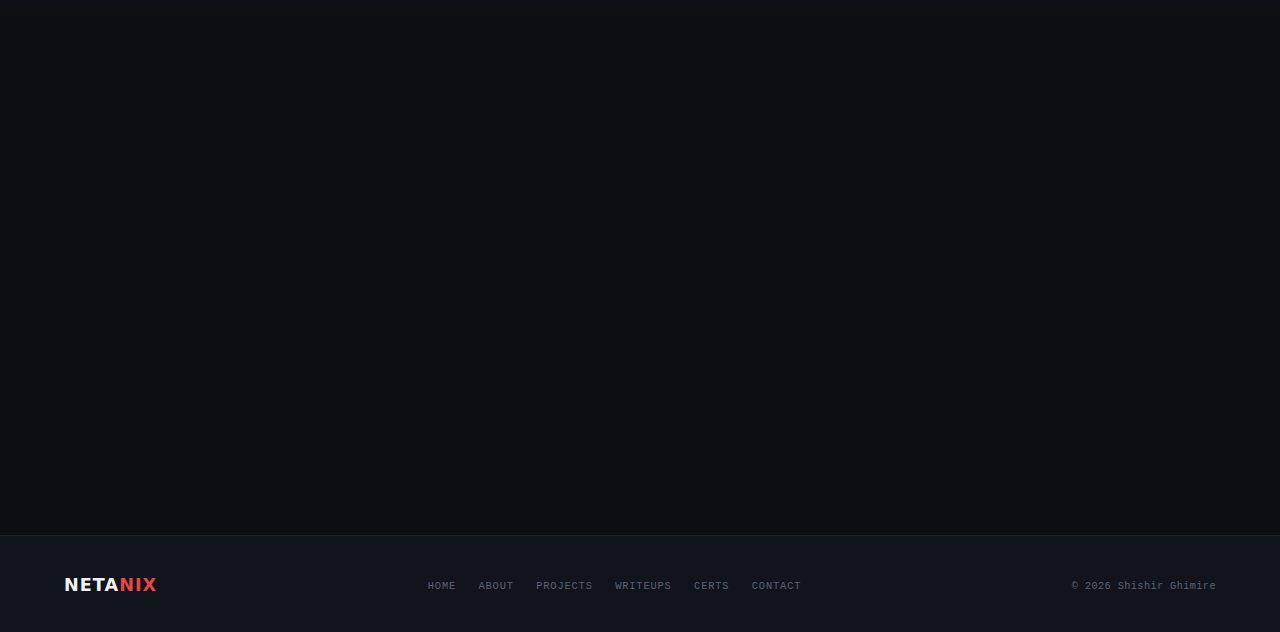
<file: projects.html>
<!DOCTYPE html>
<html lang="en">
<head>
  <meta charset="UTF-8"/>
  <meta name="viewport" content="width=device-width,initial-scale=1.0"/>
  <meta name="description" content="Projects by Shishir Ghimire (NetaNix) — security tools, red team utilities, and platforms including NetaNix CTF, CrackVault password recovery, EPAL Billing, and CVE proof-of-concepts."/>
  <meta name="author" content="Shishir Ghimire"/>
  <meta name="robots" content="index, follow, max-image-preview:large, max-snippet:-1"/>
  <meta name="theme-color" content="#0c0e14"/>
  <meta property="og:title" content="Projects by Shishir Ghimire — Security Tools & Platforms"/>
  <meta property="og:description" content="Security tools, red team utilities, and production software by Shishir Ghimire — NetaNix CTF, CrackVault, EPAL, and more."/>
  <meta property="og:type" content="website"/>
  <meta property="og:url" content="https://shishirghimire.info.np/projects.html"/>
  <meta property="og:image" content="https://shishirghimire.info.np/img/og.png"/>
  <meta property="og:image:width" content="1200"/>
  <meta property="og:image:height" content="630"/>
  <meta property="og:site_name" content="Shishir Ghimire — NetaNix"/>
  <meta name="twitter:card" content="summary_large_image"/>
  <meta name="twitter:image" content="https://shishirghimire.info.np/img/og.png"/>
  <meta name="theme-color" content="#0c0e14"/>
  <meta property="og:title" content="Projects | Shishir Ghimire"/>
  <meta property="og:description" content="Security tools, full-stack platforms, and production software."/>
  <link rel="icon" type="image/svg+xml" href="data:image/svg+xml,%3Csvg xmlns='http://www.w3.org/2000/svg' viewBox='0 0 64 64'%3E%3Crect width='64' height='64' rx='12' fill='%230c0e14'/%3E%3Cpath d='M14 18 L32 10 L50 18 L50 36 C50 46 32 54 32 54 C32 54 14 46 14 36 Z' fill='none' stroke='%23ef4444' stroke-width='3' stroke-linejoin='round'/%3E%3Ctext x='32' y='40' text-anchor='middle' font-family='monospace' font-size='20' font-weight='bold' fill='%23f59e0b'%3EN%3C/text%3E%3C/svg%3E"/>
  <link rel="canonical" href="https://shishirghimire.info.np/projects.html"/>
  <link rel="manifest" href="manifest.webmanifest"/>
  <link rel="preconnect" href="https://fonts.googleapis.com" crossorigin/>
  <link rel="preconnect" href="https://fonts.gstatic.com" crossorigin/>
  <link rel="stylesheet" href="https://fonts.googleapis.com/css2?family=Space+Grotesk:wght@500;600;700&family=Inter:wght@300;400;500;600;700&family=JetBrains+Mono:wght@400;500&display=swap" media="print" onload="this.media='all'"/>
  <noscript><link rel="stylesheet" href="https://fonts.googleapis.com/css2?family=Space+Grotesk:wght@500;600;700&family=Inter:wght@300;400;500;600;700&family=JetBrains+Mono:wght@400;500&display=swap"/></noscript>
  <title>Projects by Shishir Ghimire — NetaNix CTF, EPAL, CrackVault & more</title>
  <script type="application/ld+json">
  {"@context":"https://schema.org","@type":"BreadcrumbList","itemListElement":[
    {"@type":"ListItem","position":1,"name":"Home","item":"https://shishirghimire.info.np/"},
    {"@type":"ListItem","position":2,"name":"Projects","item":"https://shishirghimire.info.np/projects.html"}
  ]}
  </script>
  <script type="speculationrules">
  {
    "prefetch":[{"urls":["/","/about.html","/projects.html","/writeups.html","/certs.html","/contact.html"],"eagerness":"immediate"}],
    "prerender":[{"where":{"href_matches":"/*"},"eagerness":"moderate"}]
  }
  </script>
  <link rel="stylesheet" href="css/style.css"/>
</head>
<body>

<div class="aurora" aria-hidden="true"><i></i></div>
<div class="bg-grid" aria-hidden="true"></div>

<nav class="nav" aria-label="Main navigation">
  <a href="index.html" class="nav-logo">NETA<em>NIX</em><sup>labs</sup></a>
  <ul class="nav-links" id="nl" role="list">
    <li><a href="index.html">Home</a></li>
    <li><a href="about.html">About</a></li>
    <li><a href="projects.html">Projects</a></li>
    <li><a href="writeups.html">Writeups</a></li>
    <li><a href="certs.html">Certs</a></li>
    <li><a href="contact.html">Contact</a></li>
  </ul>
  <button class="nav-btn" id="nb" aria-label="Toggle menu" aria-expanded="false" aria-controls="nl">
    <span></span><span></span><span></span>
  </button>
</nav>

<main>

<div class="phero" data-f>
  <div class="wrap">
    <p class="lbl">Projects</p>
    <h1>Projects &amp; <span>Tools.</span></h1>
    <p>Security tools, full-stack platforms, and production software I&rsquo;ve designed and shipped.</p>
  </div>
</div>

<section class="psec">
  <div class="wrap">
    <p class="lbl" data-f>Flagship</p>
    <h2 class="stitle" data-f data-d="1">NetaNix <em>Labs</em></h2>

    <!-- CrackVault -->
    <div class="fcard" data-f>
      <div class="fcard-top">
        <div>
          <span class="fcard-badge">NetaNix Labs</span>
          <h2>CrackVault</h2>
          <p class="fcard-sub">Python &bull; Multi-purpose Password Recovery</p>
          <p>A password recovery GUI built for security professionals. Supports common hash formats, shadow files, and encrypted archives — with a smart keyword priority system that turns hours of brute-forcing into targeted, intelligent cracking.</p>
          <p><strong style="color:var(--txt)">Hash support:</strong> MD5, SHA-1/2/3 family, BLAKE2, NTLM, bcrypt, scrypt, yescrypt, and crypt variants.</p>
          <p><strong style="color:var(--txt)">Archive support:</strong> ZIP, RAR, 7-Zip, PDF, Office documents, and KeePass databases.</p>
        </div>
        <div class="fcard-ico" id="fco-cv"></div>
      </div>
      <div class="fcard-links">
        <a href="https://github.com/shishirghimir" target="_blank" rel="noopener" class="btn btn-gold">View on GitHub</a>
        <a href="contact.html" class="btn btn-out">Discuss</a>
      </div>
    </div>

    <!-- NetaNix CTF -->
    <div class="fcard fcard-red" data-f>
      <div class="fcard-top">
        <div>
          <span class="fcard-badge fcard-badge-red">Founded by Shishir Ghimire</span>
          <h2>NetaNix CTF</h2>
          <p class="fcard-sub">netanixctf.xyz &bull; Tournament Platform</p>
          <p>The platform I founded to host competitive Capture The Flag tournaments. Built for the security community to learn through real challenges across web exploitation, digital forensics, OSINT, cryptography, and binary analysis.</p>
        </div>
        <div class="fcard-ico" id="fco-nx"></div>
      </div>
      <div class="fcard-links">
        <a href="https://netanixctf.xyz" target="_blank" rel="noopener" class="btn btn-red">Visit Platform</a>
      </div>
    </div>

    <!-- EPAL -->
    <div class="fcard fcard-red" data-f>
      <div class="fcard-top">
        <div>
          <span class="fcard-badge fcard-badge-red">Deployed Production &mdash; IOS Nepal</span>
          <h2>EPAL Billing</h2>
          <p class="fcard-sub">Python &bull; Billing &amp; Inventory Management</p>
          <p>A complete billing and inventory management system designed and deployed for IOS Nepal in Kathmandu. Handles autocomplete search, automatic barcode generation, PDF invoicing, WhatsApp bill sharing, bulk Excel imports, dashboard analytics, and automated backups.</p>
        </div>
        <div class="fcard-ico" id="fco-ep"></div>
      </div>
      <div class="fcard-links">
        <a href="contact.html" class="btn btn-red">Get a Demo</a>
      </div>
    </div>

    <p class="lbl" data-f style="margin-top:3rem">More Builds</p>
    <h2 class="stitle" data-f data-d="1">Other <span>Projects</span></h2>

    <div class="cards-g" data-stagger>

      <div class="ncard">
        <div class="ncard-head"><div class="ncard-ico" id="np-cnp"></div><span class="tag tag-b">Full-Stack</span></div>
        <h3>ClickNPick</h3>
        <p class="ncard-lang">React &bull; Node.js &bull; MySQL</p>
        <p>Full-stack pharmacy platform with Khalti payment integration, JWT auth in HTTP-only cookies, role-based admin dashboard, and email confirmation.</p>
        <div class="ncard-tags"><span class="tag">React</span><span class="tag">Node.js</span><span class="tag">MySQL</span></div>
        <a href="https://github.com/shishirghimir" target="_blank" rel="noopener" class="ncard-link"><span class="nl-ico" id="nl-cnp"></span>GitHub</a>
      </div>

      <div class="ncard">
        <div class="ncard-head"><div class="ncard-ico" id="np-cve"></div><span class="tag">Research</span></div>
        <h3>CVE-2024-53677 PoC</h3>
        <p class="ncard-lang">Python &bull; Exploit Development</p>
        <p>Proof-of-concept exploit demonstrating the vulnerability research and exploitation workflow — published for ethical security research.</p>
        <div class="ncard-tags"><span class="tag">Python</span><span class="tag">CVE</span></div>
        <a href="https://github.com/shishirghimir/CVE-2024-53677-Exploit" target="_blank" rel="noopener" class="ncard-link"><span class="nl-ico" id="nl-cve"></span>GitHub</a>
      </div>

      <div class="ncard">
        <div class="ncard-head"><div class="ncard-ico" id="np-fw"></div><span class="tag">Networking</span></div>
        <h3>Custom Firewall</h3>
        <p class="ncard-lang">C &bull; Packet Filtering</p>
        <p>Packet-filtering firewall written in C across two iterations. Built to understand low-level network security at the packet level.</p>
        <div class="ncard-tags"><span class="tag">C</span><span class="tag">Networking</span></div>
        <a href="https://github.com/shishirghimir/Custom_Firewall" target="_blank" rel="noopener" class="ncard-link"><span class="nl-ico" id="nl-fw"></span>GitHub</a>
      </div>

      <div class="ncard">
        <div class="ncard-head"><div class="ncard-ico" id="np-npt"></div><span class="tag">PenTest</span></div>
        <h3>NPT</h3>
        <p class="ncard-lang">Python &bull; Network Pentest Utility</p>
        <p>Network penetration testing utility covering reconnaissance, port scanning, and basic exploitation workflows.</p>
        <div class="ncard-tags"><span class="tag">Python</span><span class="tag">Recon</span></div>
        <a href="https://github.com/shishirghimir/NPT-Network-Penetration-Testing-" target="_blank" rel="noopener" class="ncard-link"><span class="nl-ico" id="nl-npt"></span>GitHub</a>
      </div>

    </div>
  </div>
</section>

<!-- TOOLS -->
<section class="tools-sec">
  <div class="wrap">
    <p class="lbl" data-f>Toolbox</p>
    <h2 class="stitle" data-f data-d="1">Tools I <span>Use</span></h2>
    <p class="sintro" data-f data-d="2">The day-to-day stack — security testing, development, and analysis.</p>
  </div>
  <div class="marquee" data-f>
    <div class="marquee-track">
      <span class="tchip">Kali Linux</span><span class="tchip">Nmap</span><span class="tchip">Burp Suite</span>
      <span class="tchip">Wireshark</span><span class="tchip">Metasploit</span><span class="tchip">John the Ripper</span>
      <span class="tchip">Hydra</span><span class="tchip">Gobuster</span><span class="tchip">Autopsy</span>
      <span class="tchip">Volatility</span><span class="tchip">Maltego</span><span class="tchip">Shodan</span>
      <span class="tchip">Python</span><span class="tchip">JavaScript</span><span class="tchip">C</span>
      <span class="tchip">React</span><span class="tchip">Node.js</span><span class="tchip">MySQL</span>
      <span class="tchip">Git</span><span class="tchip">Docker</span><span class="tchip">Bash</span>
    </div>
  </div>
</section>

<!-- CTA -->
<section class="sec">
  <div class="wrap">
    <div class="cta" data-f>
      <h2>Have a Project?<span style="color:var(--red)">.</span></h2>
      <p>Open to freelance development, security engagements, and CTF design work.</p>
      <div class="cta-acts">
        <a href="contact.html" class="btn btn-red">Get in Touch</a>
        <a href="https://github.com/shishirghimir" target="_blank" rel="noopener" class="btn btn-out">GitHub</a>
      </div>
    </div>
  </div>
</section>

</main>

<footer class="foot">
  <div class="foot-in">
    <span class="foot-logo">NETA<em>NIX</em></span>
    <nav class="foot-nav" aria-label="Footer navigation">
      <a href="index.html">Home</a>
      <a href="about.html">About</a>
      <a href="projects.html">Projects</a>
      <a href="writeups.html">Writeups</a>
      <a href="certs.html">Certs</a>
      <a href="contact.html">Contact</a>
    </nav>
    <p class="foot-copy">&copy; <span id="yr"></span> Shishir Ghimire</p>
  </div>
</footer>

<script src="js/icons.js"></script>
<script src="js/main.js"></script>
<script>
document.addEventListener('DOMContentLoaded',()=>{
  [
    ['fco-cv',ICONS.key],['fco-nx',ICONS.trophy],['fco-ep',ICONS.fileText],
    ['np-cnp',ICONS.database],['np-cve',ICONS.zap],['np-fw',ICONS.server],['np-npt',ICONS.network],
    ['nl-cnp',ICONS.external],['nl-cve',ICONS.external],['nl-fw',ICONS.external],['nl-npt',ICONS.external]
  ].forEach(([id,svg])=>{const e=document.getElementById(id);if(e)e.innerHTML=svg});
});
</script>
</body>
</html>
</file>
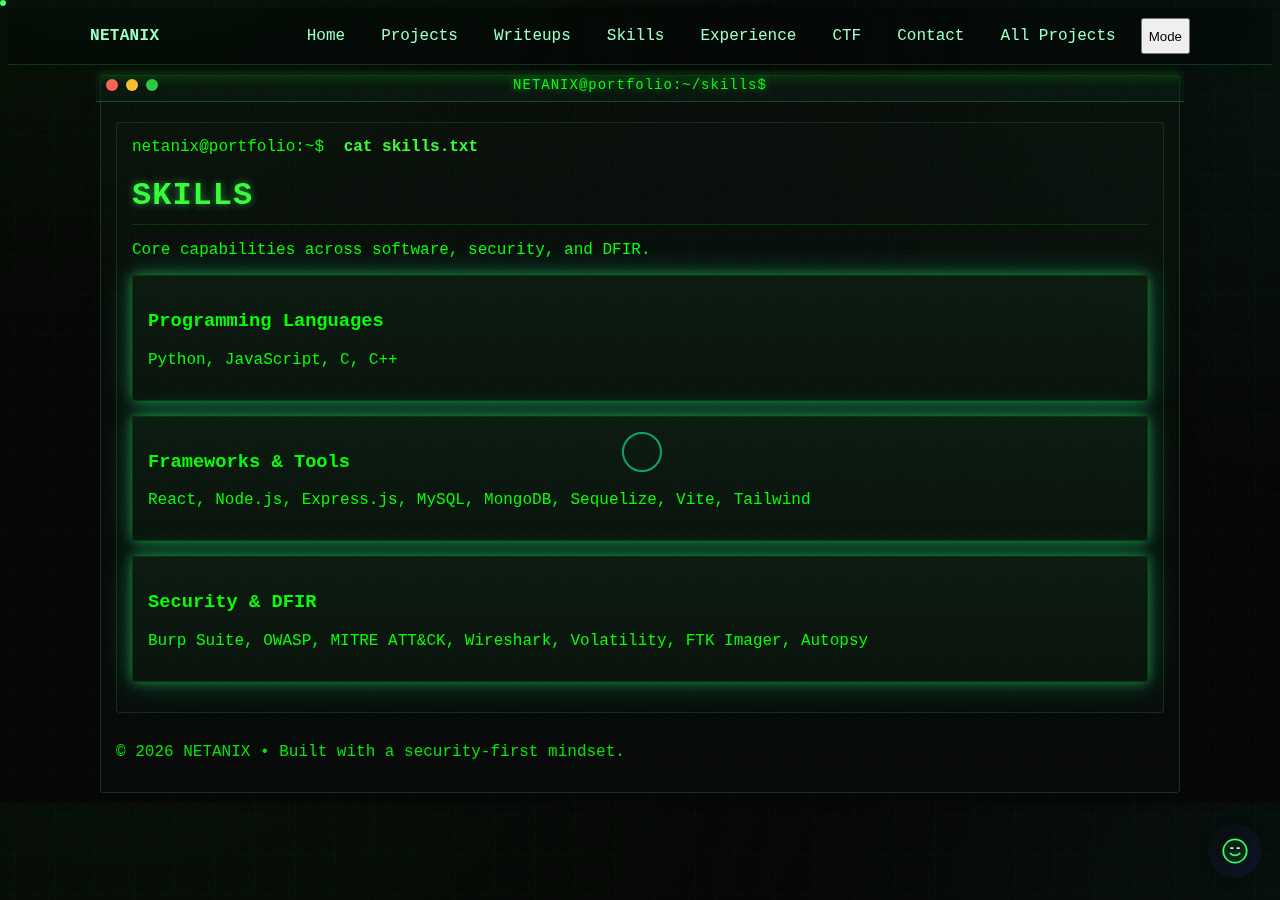
<file: skills.html>
<!DOCTYPE html>
<html lang="en">
<head>
  <meta charset="utf-8" />
  <meta name="viewport" content="width=device-width, initial-scale=1" />
  <title>Skills • NETANIX | Cybersecurity Portfolio</title>
  <meta name="description" content="Skills and tooling of NETANIX (Shishir Ghimire): programming, frameworks, security & DFIR toolchain." />
  <meta name="theme-color" content="#000000" />
  <link rel="canonical" href="https://shishirghimir.github.io/skills" />
  <link rel="icon" type="image/png" href="netanix.png" />
  <meta property="og:title" content="NETANIX • Skills" />
  <meta property="og:description" content="Programming, frameworks, security & DFIR tools." />
  <meta property="og:image" content="netanix.png" />
  <meta property="og:type" content="website" />
  <meta name="twitter:card" content="summary_large_image" />
  <script src="https://cdn.tailwindcss.com" defer></script>
  <script src="assets/header.js" defer></script>
  <script>
    tailwind.config = { 
      theme: { 
        extend: { 
          fontFamily: { mono: ["'Courier New'", "Courier", "monospace"] },
          colors: { terminal: { green: '#00ff00', dark: '#0a0a0a', darker: '#000000', light: '#33ff33', gray: '#333333' } }
        } 
      },
      darkMode: 'class'
    }
  </script>
  <link href="https://fonts.googleapis.com/css2?family=Inter:wght@400;600;700&display=swap" rel="stylesheet" />
  <link rel="stylesheet" href="assets/styles.css" />
  <link rel="stylesheet" href="assets/index.css" />
</head>
<body class="bg-terminal-darker text-terminal-green hybrid">
  <div class="matrix-bg"></div>
  <canvas id="gridBg"></canvas>
  <div class="noise"></div>
  <div class="scanline"></div>
  <div class="cursor-dot"></div>
  <div class="cursor-ring"></div>

  <header class="site-header">
    <div class="wrap">
      <a href="index.html" class="brand"><img src="netanix.png" alt="NETANIX" /><span>NETANIX</span></a>
      <button id="menuBtn" class="menu-btn" aria-label="Toggle menu">Menu</button>
      <nav id="siteNav" class="nav">
        <a href="index.html#home">Home</a>
        <a href="projects.html">Projects</a>
        <a href="writeups.html">Writeups</a>
        <a href="skills.html" class="active">Skills</a>
        <a href="experiences.html">Experience</a>
        <a href="index.html#ctf">CTF</a>
        <a href="projects.html">All Projects</a>
        <a href="index.html#contact">Contact</a>
      </nav>
    </div>
  </header>

  <main class="container">
    <div class="terminal-container">
      <div class="terminal-header">
        <div class="terminal-buttons">
          <div class="terminal-button close"></div>
          <div class="terminal-button minimize"></div>
          <div class="terminal-button maximize"></div>
        </div>
        <div class="terminal-title">NETANIX@portfolio:~/skills$</div>
      </div>
      <div class="scan-line"></div>

      <section id="skills" class="section">
        <div class="mb-4">
          <span class="prompt">netanix@portfolio:~$</span>
          <span class="command">cat skills.txt</span>
        </div>

        <h1 class="section-title">Skills</h1>
        <p class="mb-4">Core capabilities across software, security, and DFIR.</p>

        <div class="grid grid-cols-1 md:grid-cols-3 gap-4">
          <div class="card tilt">
            <h3 class="font-bold mb-2">Programming Languages</h3>
            <p class="text-sm">Python, JavaScript, C, C++</p>
          </div>
          <div class="card tilt">
            <h3 class="font-bold mb-2">Frameworks & Tools</h3>
            <p class="text-sm">React, Node.js, Express.js, MySQL, MongoDB, Sequelize, Vite, Tailwind</p>
          </div>
          <div class="card tilt">
            <h3 class="font-bold mb-2">Security & DFIR</h3>
            <p class="text-sm">Burp Suite, OWASP, MITRE ATT&CK, Wireshark, Volatility, FTK Imager, Autopsy</p>
          </div>
        </div>
      </section>

      <footer class="mt-8 pt-4 border-t border-terminal-gray text-center text-sm text-terminal-light">
        <p>© <span id="year"></span> NETANIX • Built with a security‑first mindset.</p>
      </footer>
    </div>
  </main>

  <script>
    document.getElementById('year').textContent = new Date().getFullYear();
  </script>
  <script src="https://unpkg.com/gsap@3/dist/gsap.min.js"></script>
  <script src="https://unpkg.com/gsap@3/dist/ScrollTrigger.min.js"></script>
  <script src="https://unpkg.com/@studio-freight/lenis@1.0.41/bundled/lenis.min.js"></script>
  <script src="assets/main.js" defer></script>
</body>
</html>
</file>
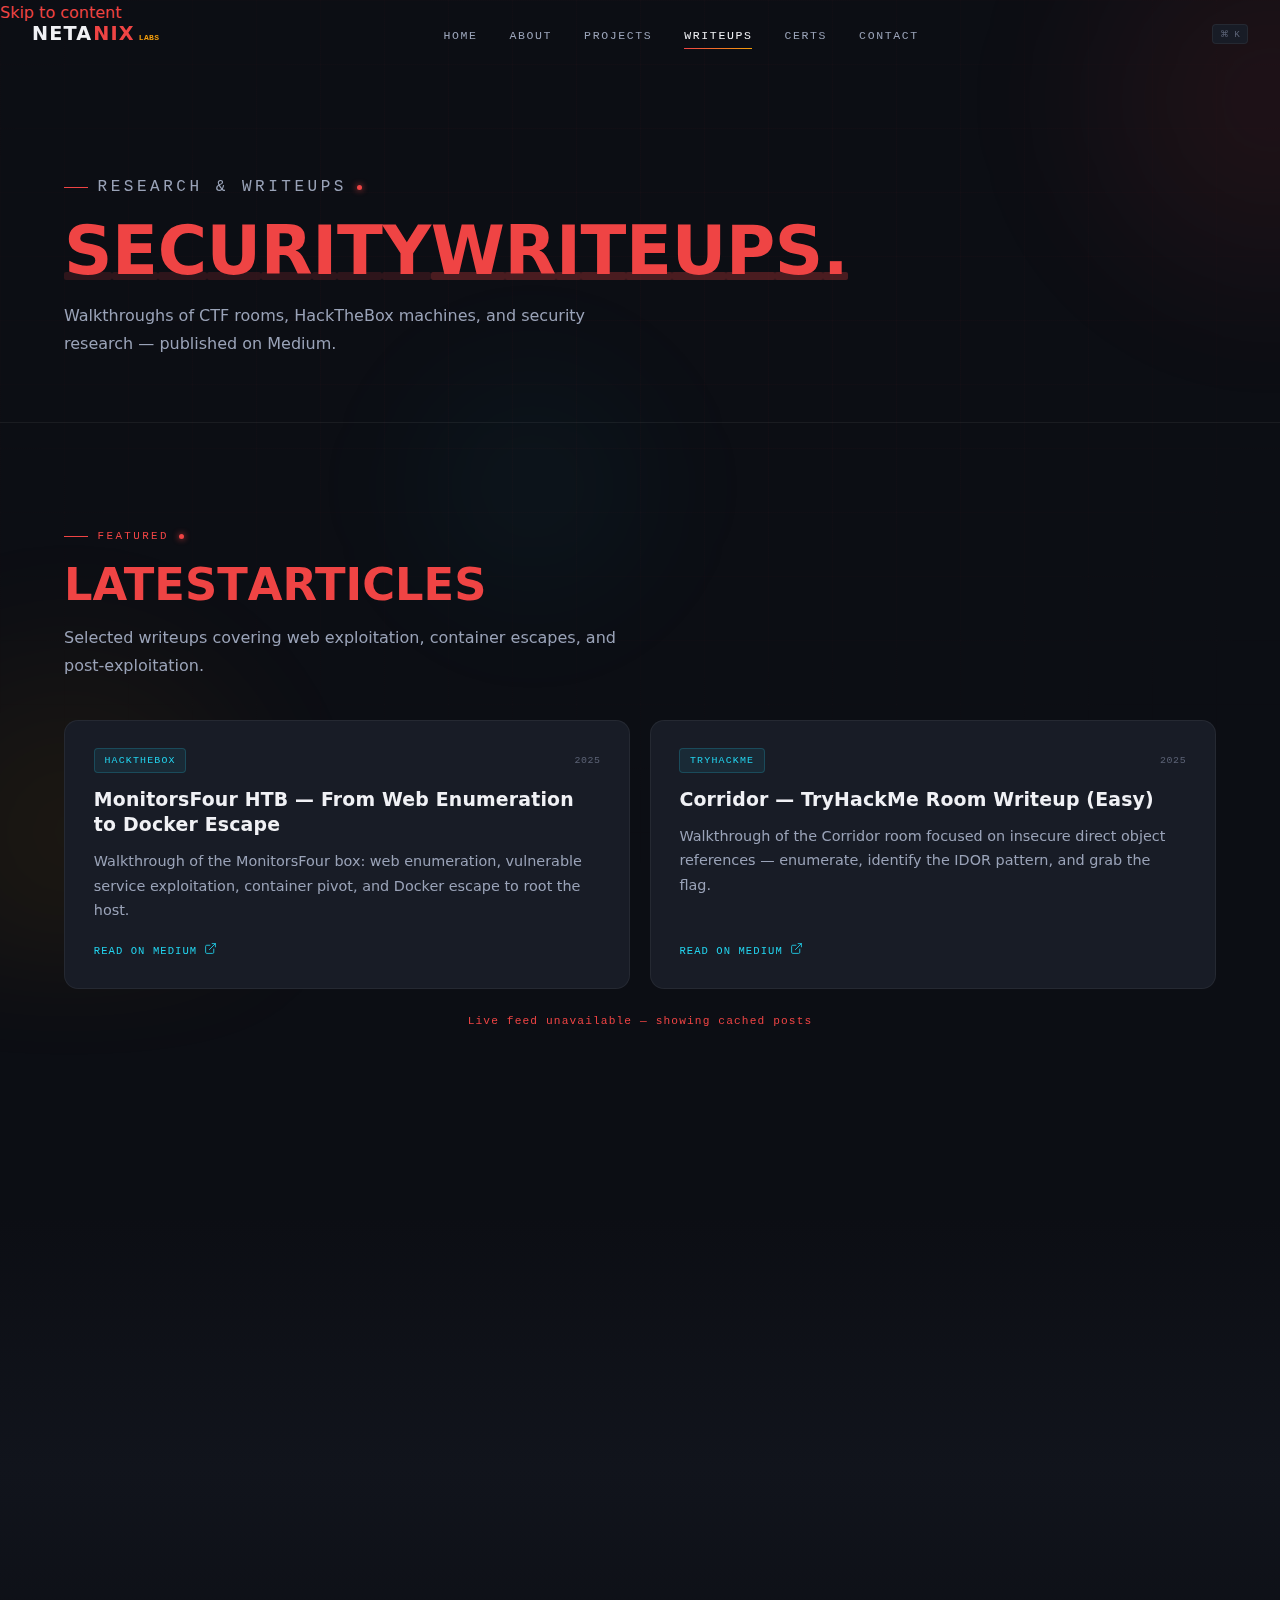
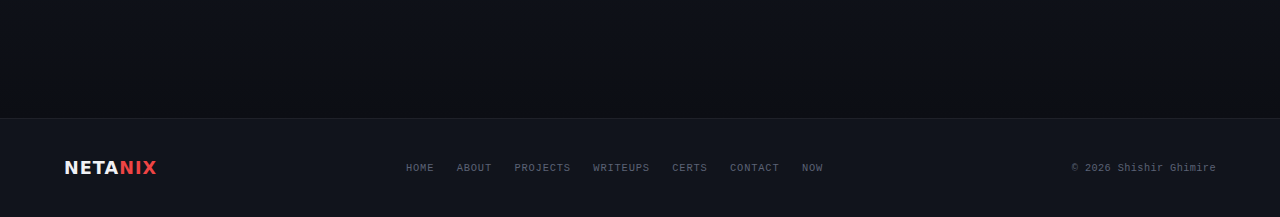
<file: writeups.html>
<!DOCTYPE html>
<html lang="en">
<head>
  <meta charset="UTF-8"/>
  <meta name="viewport" content="width=device-width,initial-scale=1.0"/>
  <meta name="description" content="Security writeups and CTF walkthroughs by Shishir Ghimire (NetaNix) — HackTheBox, TryHackMe, web exploitation, container escapes, and security research published on Medium."/>
  <meta name="author" content="Shishir Ghimire"/>
  <meta name="robots" content="index, follow, max-image-preview:large, max-snippet:-1"/>
  <meta name="theme-color" content="#0c0e14"/>
  <meta property="og:title" content="Writeups & Research by Shishir Ghimire — HTB, TryHackMe, CVE"/>
  <meta property="og:description" content="HackTheBox writeups, TryHackMe walkthroughs, container escapes, CVE research — all published on Medium by Shishir Ghimire (NetaNix)."/>
  <meta property="og:type" content="website"/>
  <meta property="og:url" content="https://shishirghimire.info.np/writeups.html"/>
  <meta property="og:image" content="https://shishirghimire.info.np/img/og.png"/>
  <meta property="og:image:width" content="1200"/>
  <meta property="og:image:height" content="630"/>
  <meta property="og:site_name" content="Shishir Ghimire — NetaNix"/>
  <meta name="twitter:card" content="summary_large_image"/>
  <meta name="twitter:image" content="https://shishirghimire.info.np/img/og.png"/>
  <link rel="icon" type="image/svg+xml" href="data:image/svg+xml,%3Csvg xmlns='http://www.w3.org/2000/svg' viewBox='0 0 64 64'%3E%3Crect width='64' height='64' rx='12' fill='%230c0e14'/%3E%3Cpath d='M14 18 L32 10 L50 18 L50 36 C50 46 32 54 32 54 C32 54 14 46 14 36 Z' fill='none' stroke='%23ef4444' stroke-width='3' stroke-linejoin='round'/%3E%3Ctext x='32' y='40' text-anchor='middle' font-family='monospace' font-size='20' font-weight='bold' fill='%23f59e0b'%3EN%3C/text%3E%3C/svg%3E"/>
  <link rel="canonical" href="https://shishirghimire.info.np/writeups.html"/>
  <link rel="manifest" href="manifest.webmanifest"/>
  <link rel="preconnect" href="https://fonts.googleapis.com" crossorigin/>
  <link rel="preconnect" href="https://fonts.gstatic.com" crossorigin/>
  <link rel="dns-prefetch" href="https://api.rss2json.com"/>
  <link rel="dns-prefetch" href="https://medium.com"/>
  <link rel="stylesheet" href="https://fonts.googleapis.com/css2?family=Space+Grotesk:wght@500;600;700&family=Inter:wght@300;400;500;600;700&family=JetBrains+Mono:wght@400;500&display=swap" media="print" onload="this.media='all'"/>
  <noscript><link rel="stylesheet" href="https://fonts.googleapis.com/css2?family=Space+Grotesk:wght@500;600;700&family=Inter:wght@300;400;500;600;700&family=JetBrains+Mono:wght@400;500&display=swap"/></noscript>
  <title>Writeups — Shishir Ghimire | NetaNix</title>
  <link rel="stylesheet" href="css/style.css"/>
  <script type="application/ld+json">
  {
    "@context":"https://schema.org",
    "@type":"CollectionPage",
    "name":"Writeups & Research — Shishir Ghimire",
    "description":"Security writeups, HackTheBox walkthroughs, TryHackMe rooms, and research articles by Shishir Ghimire.",
    "url":"https://shishirghimire.info.np/writeups.html",
    "author":{"@type":"Person","name":"Shishir Ghimire","url":"https://shishirghimire.info.np/"}
  }
  </script>
  <script type="application/ld+json">
  {"@context":"https://schema.org","@type":"BreadcrumbList","itemListElement":[
    {"@type":"ListItem","position":1,"name":"Home","item":"https://shishirghimire.info.np/"},
    {"@type":"ListItem","position":2,"name":"Writeups","item":"https://shishirghimire.info.np/writeups.html"}
  ]}
  </script>
  <script type="speculationrules">
  {"prerender":[{"where":{"href_matches":"/*"},"eagerness":"moderate"}]}
  </script>
</head>
<body>

<div class="aurora" aria-hidden="true"><i></i></div>
<div class="bg-grid" aria-hidden="true"></div>

<nav class="nav" aria-label="Main navigation">
  <a href="index.html" class="nav-logo">NETA<em>NIX</em><sup>labs</sup></a>
  <ul class="nav-links" id="nl" role="list">
    <li><a href="index.html">Home</a></li>
    <li><a href="about.html">About</a></li>
    <li><a href="projects.html">Projects</a></li>
    <li><a href="writeups.html">Writeups</a></li>
    <li><a href="certs.html">Certs</a></li>
    <li><a href="contact.html">Contact</a></li>
  </ul>
  <button class="nav-btn" id="nb" aria-label="Toggle menu" aria-expanded="false" aria-controls="nl">
    <span></span><span></span><span></span>
  </button>
</nav>

<main>

<div class="phero" data-f>
  <div class="wrap">
    <p class="lbl">Research &amp; Writeups</p>
    <h1>Security <span>Writeups.</span></h1>
    <p>Walkthroughs of CTF rooms, HackTheBox machines, and security research — published on Medium.</p>
  </div>
</div>

<section class="sec">
  <div class="wrap">
    <p class="lbl" data-f>Featured</p>
    <h2 class="stitle" data-f data-d="1">Latest <span>Articles</span></h2>
    <p class="sintro" data-f data-d="2">Selected writeups covering web exploitation, container escapes, and post-exploitation.</p>

    <div class="wr-g" id="wr-list" data-stagger aria-live="polite">
      <!-- live feed loads here; fallback below shown if fetch fails -->
      <article class="wcard">
        <div class="wcard-meta"><span class="wcat">HackTheBox</span><span class="wdate">2025</span></div>
        <h3>MonitorsFour HTB &mdash; From Web Enumeration to Docker Escape</h3>
        <p>Walkthrough of the MonitorsFour box: web enumeration, vulnerable service exploitation, container pivot, and Docker escape to root the host.</p>
        <a class="wlink" href="https://medium.com/@netanix96/monitorsfour-htb-from-web-enumeration-to-docker-escape-9c280ed5f511" target="_blank" rel="noopener">Read on Medium <span id="wl1"></span></a>
      </article>
      <article class="wcard">
        <div class="wcard-meta"><span class="wcat">TryHackMe</span><span class="wdate">2025</span></div>
        <h3>Corridor &mdash; TryHackMe Room Writeup (Easy)</h3>
        <p>Walkthrough of the Corridor room focused on insecure direct object references — enumerate, identify the IDOR pattern, and grab the flag.</p>
        <a class="wlink" href="https://medium.com/@netanix96/corridor-tryhackme-room-writeup-easy-56015c978033" target="_blank" rel="noopener">Read on Medium <span id="wl2"></span></a>
      </article>
    </div>
    <p class="wr-status" id="wr-status">Loading latest from Medium…</p>

    <div style="text-align:center;margin-top:3rem" data-f>
      <a href="https://medium.com/@netanix96" target="_blank" rel="noopener" class="btn btn-red"><span class="ico" id="bm"></span>All Articles on Medium</a>
    </div>
  </div>
</section>

<section class="sec sec-alt">
  <div class="wrap">
    <div class="cta" data-f>
      <h2>Follow on Medium<span style="color:var(--red)">.</span></h2>
      <p>New writeups published regularly. Subscribe on Medium to get them in your feed.</p>
      <div class="cta-acts">
        <a href="https://medium.com/@netanix96" target="_blank" rel="noopener" class="btn btn-red">@netanix96 on Medium</a>
        <a href="contact.html" class="btn btn-out">Suggest a Topic</a>
      </div>
    </div>
  </div>
</section>

</main>

<footer class="foot">
  <div class="foot-in">
    <span class="foot-logo">NETA<em>NIX</em></span>
    <nav class="foot-nav" aria-label="Footer navigation">
      <a href="index.html">Home</a>
      <a href="about.html">About</a>
      <a href="projects.html">Projects</a>
      <a href="writeups.html">Writeups</a>
      <a href="certs.html">Certs</a>
      <a href="contact.html">Contact</a>
      <a href="now.html">Now</a>
    </nav>
    <p class="foot-copy">&copy; <span id="yr"></span> Shishir Ghimire</p>
  </div>
</footer>

<script src="js/icons.js"></script>
<script src="js/main.js"></script>
<script>
document.addEventListener('DOMContentLoaded',()=>{
  [['wl1',ICONS.external],['wl2',ICONS.external],['bm',ICONS.external]].forEach(([id,svg])=>{const e=document.getElementById(id);if(e)e.innerHTML=svg});
  /* live-load all Medium articles */
  loadMedium({target:'#wr-list',limit:20,fallbackKeep:true,statusEl:document.getElementById('wr-status')});
});
</script>
</body>
</html>
</file>
<file: css/style.css>
/* ==========================================================
   Shishir Ghimire — NetaNix
   Modern Professional Portfolio
   ========================================================== */

/* fonts loaded async via <link> in HTML head — see preconnect + preload there */

:root{
  /* refined palette — warmer, calmer, professional */
  --bg:        #0c0e14;
  --bg2:       #11141c;
  --bg3:       #161a23;
  --sur:       #181c26;
  --sur2:      #1f2430;
  --sur3:      #262c3a;

  /* primary brand — softer rose-red */
  --red:       #ef4444;
  --red2:      #f87171;
  --red-d:     rgba(239,68,68,.08);
  --red-g:     rgba(239,68,68,.20);

  /* secondary — warm amber */
  --gold:      #f59e0b;
  --gold2:     #fbbf24;
  --gold-d:    rgba(245,158,11,.08);

  /* accent — cool teal for variety */
  --teal:      #22d3ee;
  --teal-d:    rgba(34,211,238,.08);

  /* borders */
  --brd:       rgba(255,255,255,.06);
  --brd2:      rgba(239,68,68,.22);
  --brd3:      rgba(245,158,11,.22);

  /* text */
  --txt:       #f0f1f5;
  --txt2:      #9aa3b8;
  --txt3:      #5b6275;

  /* type */
  --fd:        'Space Grotesk', system-ui, sans-serif;
  --fm:        'JetBrains Mono', ui-monospace, monospace;
  --fb:        'Inter', system-ui, -apple-system, sans-serif;

  --ease:      cubic-bezier(.22,1,.36,1);
  --ease2:     cubic-bezier(.4,0,.2,1);
  --max:       1200px;
  --r:         8px;
  --r2:        14px;
  --r3:        20px;
}

*,*::before,*::after{box-sizing:border-box;margin:0;padding:0}
html{scroll-behavior:smooth;-webkit-text-size-adjust:100%}
body{
  font-family:var(--fb);
  background:var(--bg);
  color:var(--txt);
  font-size:16px;
  line-height:1.6;
  font-weight:400;
  overflow-x:hidden;
  -webkit-font-smoothing:antialiased;
  -moz-osx-font-smoothing:grayscale;
}

img{display:block;max-width:100%;height:auto}
a{color:var(--red);text-decoration:none;transition:color .3s var(--ease)}
ul{list-style:none}
button{font-family:inherit}

.wrap{max-width:var(--max);margin:0 auto;padding:0 1.5rem}

/* selection */
::selection{background:rgba(239,68,68,.4);color:#fff}

/* scrollbar */
::-webkit-scrollbar{width:9px;height:9px}
::-webkit-scrollbar-track{background:var(--bg)}
::-webkit-scrollbar-thumb{background:linear-gradient(180deg,var(--red),var(--gold));border-radius:5px;border:2px solid var(--bg)}
::-webkit-scrollbar-thumb:hover{background:var(--red2)}

/* focus */
:focus-visible{outline:2px solid var(--gold);outline-offset:3px;border-radius:4px}

/* ─────────── BACKGROUND LAYERS ─────────── */
.bg-grid{
  position:fixed;inset:0;z-index:0;pointer-events:none;
  background-image:
    linear-gradient(rgba(239,68,68,.025) 1px,transparent 1px),
    linear-gradient(90deg,rgba(239,68,68,.025) 1px,transparent 1px);
  background-size:64px 64px;
  mask-image:radial-gradient(ellipse 80% 70% at 50% 30%,#000 30%,transparent 100%);
  -webkit-mask-image:radial-gradient(ellipse 80% 70% at 50% 30%,#000 30%,transparent 100%);
  transform:translateZ(0);contain:layout paint style;
}
.bg-orb{position:fixed;border-radius:50%;pointer-events:none;z-index:0;filter:blur(80px);opacity:.5}
.bg-orb-1{top:-10%;right:-10%;width:600px;height:600px;background:radial-gradient(circle,rgba(239,68,68,.18),transparent 60%);animation:orb1 14s ease-in-out infinite alternate}
.bg-orb-2{bottom:-10%;left:-10%;width:520px;height:520px;background:radial-gradient(circle,rgba(245,158,11,.12),transparent 60%);animation:orb2 18s ease-in-out infinite alternate}
@keyframes orb1{to{transform:translate(-30px,30px) scale(1.05)}}
@keyframes orb2{to{transform:translate(30px,-30px) scale(1.08)}}

/* spotlight removed — aurora handles ambient lighting at zero CPU */

/* ─────────── PRELOADER ─────────── */
.preload{position:fixed;inset:0;background:var(--bg);z-index:9999;display:flex;align-items:center;justify-content:center;transition:opacity .55s var(--ease),visibility .55s var(--ease)}
.preload.gone{opacity:0;visibility:hidden;pointer-events:none}
.preload-inner{text-align:center;animation:plfade .5s var(--ease)}
@keyframes plfade{from{opacity:0;transform:translateY(8px)}to{opacity:1;transform:none}}
.preload-logo{font-family:var(--fd);font-weight:700;font-size:clamp(1.8rem,4.5vw,2.4rem);letter-spacing:.04em;color:var(--txt);margin-bottom:1.2rem;display:inline-block;position:relative;text-transform:uppercase}
.preload-logo em{color:var(--red);font-style:normal}
.preload-bar{width:200px;height:1px;background:var(--brd);margin:1.4rem auto .8rem;overflow:hidden;border-radius:1px}
.preload-bar i{display:block;height:100%;width:0;background:linear-gradient(90deg,var(--red),var(--gold));animation:plbar 1.4s var(--ease) forwards;border-radius:1px}
@keyframes plbar{to{width:100%}}
.preload-txt{font-family:var(--fm);font-size:.65rem;letter-spacing:.22em;color:var(--txt3);text-transform:uppercase}

/* ─────────── SCROLL PROGRESS ─────────── */
.prog{position:fixed;top:0;left:0;right:0;height:2px;width:100%;background:linear-gradient(90deg,var(--red),var(--gold));z-index:9500;transform:scaleX(0);transform-origin:left;will-change:transform;box-shadow:0 0 12px rgba(239,68,68,.5)}

/* ─────────── NAV ─────────── */
.nav{
  position:fixed;top:0;left:0;right:0;z-index:800;
  height:68px;display:flex;align-items:center;justify-content:space-between;
  padding:0 2rem;
  transition:background .35s var(--ease),border-color .35s,backdrop-filter .35s;
}
.nav.sc{
  background:rgba(12,14,20,.78);
  backdrop-filter:blur(20px) saturate(140%);
  -webkit-backdrop-filter:blur(20px) saturate(140%);
  border-bottom:1px solid var(--brd);
}
.nav-logo{
  font-family:var(--fd);font-size:1.45rem;letter-spacing:.12em;
  color:var(--txt);display:flex;align-items:baseline;gap:1px;
  transition:transform .3s var(--ease);
}
.nav-logo:hover{transform:translateY(-1px)}
.nav-logo em{color:var(--red);font-style:normal;transition:text-shadow .3s}
.nav-logo:hover em{text-shadow:0 0 14px rgba(239,68,68,.5)}
.nav-logo sup{font-family:var(--fm);font-size:.5rem;color:var(--gold);letter-spacing:.05em;vertical-align:super;margin-left:3px}
.nav-links{display:flex;gap:2rem;align-items:center}
.nav-links a{
  font-family:var(--fm);font-size:.72rem;letter-spacing:.14em;
  text-transform:uppercase;color:var(--txt2);
  position:relative;transition:color .3s;padding:.4rem 0;
}
.nav-links a::after{
  content:'';position:absolute;bottom:0;left:0;
  width:0;height:1px;background:linear-gradient(90deg,var(--red),var(--gold));
  transition:width .35s var(--ease);
}
.nav-links a:hover,.nav-links a.active{color:var(--txt)}
.nav-links a:hover::after,.nav-links a.active::after{width:100%}
.nav-btn{display:none;flex-direction:column;gap:5px;background:none;border:none;cursor:pointer;padding:8px;z-index:801}
.nav-btn span{display:block;width:22px;height:1.5px;background:var(--txt);transition:all .3s var(--ease);transform-origin:center}
.nav-btn.open span:nth-child(1){transform:translateY(6.5px) rotate(45deg)}
.nav-btn.open span:nth-child(2){opacity:0;transform:scaleX(0)}
.nav-btn.open span:nth-child(3){transform:translateY(-6.5px) rotate(-45deg)}

/* ─────────── BUTTONS ─────────── */
.btn{
  display:inline-flex;align-items:center;gap:.55rem;
  padding:.78rem 1.6rem;border-radius:var(--r);
  font-family:var(--fm);font-size:.72rem;letter-spacing:.1em;text-transform:uppercase;
  font-weight:500;cursor:pointer;border:none;position:relative;overflow:hidden;
  transition:all .35s var(--ease);
  white-space:nowrap;
}
.btn .ico{width:14px;height:14px;display:inline-flex}
.btn .ico svg{width:100%;height:100%}
.btn-red{background:var(--red);color:#fff}
.btn-red:hover{background:var(--red2);transform:translateY(-2px);box-shadow:0 10px 28px rgba(239,68,68,.35)}
.btn-out{background:transparent;color:var(--red);border:1px solid var(--brd2)}
.btn-out:hover{background:var(--red-d);border-color:var(--red);color:var(--red2);transform:translateY(-2px)}
.btn-gold{background:transparent;color:var(--gold);border:1px solid var(--brd3)}
.btn-gold:hover{background:var(--gold-d);border-color:var(--gold);color:var(--gold2);transform:translateY(-2px)}
.btn-ghost{background:var(--sur);color:var(--txt2);border:1px solid var(--brd)}
.btn-ghost:hover{background:var(--sur2);color:var(--txt);border-color:var(--brd2);transform:translateY(-2px)}

/* ─────────── SECTION HEADINGS ─────────── */
.lbl{
  font-family:var(--fm);font-size:.68rem;letter-spacing:.22em;text-transform:uppercase;
  color:var(--red);display:inline-flex;align-items:center;gap:.6rem;margin-bottom:1rem;
}
.lbl::before{content:'';display:block;width:24px;height:1px;background:var(--red)}
.lbl::after{content:'';display:block;width:5px;height:5px;background:var(--red);border-radius:50%;animation:blink 1.6s ease infinite;box-shadow:0 0 6px var(--red)}
@keyframes blink{0%,100%{opacity:1}50%{opacity:.3}}

.stitle{
  font-family:var(--fd);
  font-size:clamp(2.2rem,4.5vw,3.2rem);
  letter-spacing:.04em;line-height:1.05;
  color:var(--txt);margin-bottom:1rem;
}
.stitle span{color:var(--red)}
.stitle em{color:var(--gold);font-style:normal}

.sintro{font-size:1rem;color:var(--txt2);max-width:560px;line-height:1.75;margin-bottom:2.5rem;font-weight:400}

/* ─────────── REVEAL ─────────── */
[data-f]{opacity:0;transform:translateY(20px);transition:opacity .65s var(--ease),transform .65s var(--ease)}
[data-f].in{opacity:1;transform:none}
[data-f][data-d="1"]{transition-delay:.08s}
[data-f][data-d="2"]{transition-delay:.16s}
[data-f][data-d="3"]{transition-delay:.24s}
[data-f][data-d="4"]{transition-delay:.32s}
[data-f][data-d="5"]{transition-delay:.40s}

[data-stagger] > *{opacity:0;transform:translateY(18px);transition:opacity .6s var(--ease),transform .6s var(--ease)}
[data-stagger].in > *{opacity:1;transform:none}
[data-stagger].in > *:nth-child(1){transition-delay:0s}
[data-stagger].in > *:nth-child(2){transition-delay:.06s}
[data-stagger].in > *:nth-child(3){transition-delay:.12s}
[data-stagger].in > *:nth-child(4){transition-delay:.18s}
[data-stagger].in > *:nth-child(5){transition-delay:.24s}
[data-stagger].in > *:nth-child(6){transition-delay:.3s}
[data-stagger].in > *:nth-child(7){transition-delay:.36s}
[data-stagger].in > *:nth-child(8){transition-delay:.42s}
[data-stagger].in > *:nth-child(9){transition-delay:.48s}
[data-stagger].in > *:nth-child(10){transition-delay:.54s}
[data-stagger].in > *:nth-child(n+11){transition-delay:.6s}

/* ─────────── TAGS ─────────── */
.tag{
  display:inline-flex;align-items:center;gap:.3rem;
  font-family:var(--fm);font-size:.65rem;letter-spacing:.05em;font-weight:500;
  padding:.28rem .7rem;background:var(--red-d);color:var(--red);
  border:1px solid rgba(239,68,68,.2);border-radius:4px;
}
.tag-g{background:var(--gold-d);color:var(--gold);border-color:rgba(245,158,11,.2)}
.tag-b{background:var(--teal-d);color:var(--teal);border-color:rgba(34,211,238,.2)}

/* ─────────── SECTIONS ─────────── */
.sec{padding:6rem 0;position:relative;z-index:2}
.sec-alt{background:linear-gradient(180deg,var(--bg) 0%,var(--bg2) 50%,var(--bg) 100%);position:relative;z-index:2}

/* page hero (about/projects/certs/contact/writeups) */
.phero{padding:9rem 0 4rem;border-bottom:1px solid var(--brd);position:relative;z-index:2}
.phero h1{
  font-family:var(--fd);font-size:clamp(2.8rem,6vw,4.8rem);
  letter-spacing:.05em;line-height:1;margin-bottom:1rem;
}
.phero h1 span{color:var(--red);position:relative;display:inline-block}
.phero h1 span::after{
  content:'';position:absolute;left:0;bottom:.08em;height:8px;width:100%;
  background:rgba(239,68,68,.15);z-index:-1;border-radius:2px;
  animation:hl 1s var(--ease) .3s both;
}
@keyframes hl{from{transform:scaleX(0);transform-origin:left}to{transform:scaleX(1)}}
.phero p{font-size:1rem;color:var(--txt2);max-width:560px;line-height:1.75}

/* ─────────── HERO (homepage) ─────────── */
.hero{
  min-height:100vh;display:grid;grid-template-columns:1.1fr .9fr;
  align-items:center;gap:4rem;padding:9rem 1.5rem 5rem;
  max-width:var(--max);margin:0 auto;position:relative;z-index:2;
}
.h-status{font-family:var(--fm);font-size:.72rem;letter-spacing:.18em;color:var(--red);display:inline-flex;align-items:center;gap:.55rem;margin-bottom:1.4rem;padding:.4rem .85rem;background:var(--red-d);border:1px solid var(--brd2);border-radius:100px;text-transform:uppercase;opacity:0;animation:sup .6s var(--ease) .15s forwards}
.sdot{width:7px;height:7px;background:var(--red);border-radius:50%;box-shadow:0 0 10px var(--red);animation:blink 1.5s infinite;flex-shrink:0}

.h-name{font-family:var(--fd);font-size:clamp(3.2rem,8vw,6.2rem);letter-spacing:.04em;line-height:.94;margin-bottom:.6rem;opacity:0;animation:sup .65s var(--ease) .25s forwards}
.h-name .ln1{display:block;color:var(--txt)}
.h-name .ln2{display:block;background:linear-gradient(135deg,var(--red),var(--gold));-webkit-background-clip:text;background-clip:text;color:transparent;-webkit-text-fill-color:transparent}

.h-aka{font-family:var(--fm);font-size:.85rem;color:var(--gold);letter-spacing:.1em;margin-bottom:1.2rem;opacity:0;animation:sup .65s var(--ease) .35s forwards}

.h-typer{font-family:var(--fm);font-size:.92rem;color:var(--txt2);min-height:1.4rem;margin-bottom:1.6rem;opacity:0;animation:sup .65s var(--ease) .45s forwards}
.h-typer::after{content:'_';color:var(--red);animation:blink .8s step-end infinite;margin-left:2px}

.h-desc{font-size:1.02rem;color:var(--txt2);max-width:480px;line-height:1.75;margin-bottom:2rem;opacity:0;animation:sup .65s var(--ease) .55s forwards}

.h-acts{display:flex;gap:.7rem;flex-wrap:wrap;opacity:0;animation:sup .65s var(--ease) .65s forwards;margin-bottom:2.4rem}

.h-socials{display:flex;gap:1.1rem;align-items:center;opacity:0;animation:sup .65s var(--ease) .8s forwards}
.h-soc{width:38px;height:38px;display:inline-flex;align-items:center;justify-content:center;color:var(--txt3);border:1px solid var(--brd);border-radius:50%;transition:all .3s var(--ease)}
.h-soc:hover{color:var(--red);border-color:var(--brd2);background:var(--red-d);transform:translateY(-2px)}
.h-soc svg{width:16px;height:16px}

@keyframes sup{from{opacity:0;transform:translateY(20px)}to{opacity:1;transform:none}}

/* hero right — photo */
.hero-r{display:flex;justify-content:center;align-items:center;position:relative;opacity:0;animation:sup .9s var(--ease) .4s forwards}
.pframe{position:relative;width:340px;max-width:100%;aspect-ratio:4/5}
.pframe-ring{position:absolute;inset:-2px;border-radius:calc(var(--r2) + 2px);background:conic-gradient(from 0deg,var(--red) 0deg,var(--gold) 130deg,transparent 220deg,var(--red) 360deg);animation:rspin 8s linear infinite;z-index:0}
@keyframes rspin{to{transform:rotate(360deg)}}
.pframe-bg{position:absolute;inset:0;background:var(--sur);border-radius:var(--r2);z-index:0}
.pinner{position:absolute;inset:2px;border-radius:calc(var(--r2) - 1px);overflow:hidden;z-index:1}
.pinner img{width:100%;height:100%;object-fit:cover;object-position:center top;filter:contrast(1.04) saturate(1.04);transition:transform .6s var(--ease)}
.pinner:hover img{transform:scale(1.04)}
.br{position:absolute;width:18px;height:18px;border-color:var(--red);border-style:solid;z-index:3}
.br-tl{top:-1px;left:-1px;border-width:2px 0 0 2px}
.br-tr{top:-1px;right:-1px;border-width:2px 2px 0 0}
.br-bl{bottom:-1px;left:-1px;border-width:0 0 2px 2px}
.br-br{bottom:-1px;right:-1px;border-width:0 2px 2px 0}

.chip{
  position:absolute;background:rgba(24,28,38,.95);backdrop-filter:blur(10px);
  border:1px solid var(--brd);border-radius:100px;padding:.4rem .85rem;
  font-family:var(--fm);font-size:.65rem;color:var(--txt);white-space:nowrap;
  z-index:4;box-shadow:0 8px 24px rgba(0,0,0,.5);display:flex;align-items:center;gap:.5rem;
  letter-spacing:.05em;
}
.chip-ico{width:12px;height:12px;color:var(--red);flex-shrink:0}
.chip-ico svg{width:100%;height:100%}
.chip-ico.gold{color:var(--gold)}
.chip-1{top:8%;left:-22%;animation:cf 5s ease-in-out infinite alternate}
.chip-2{bottom:18%;right:-22%;animation:cf 6s ease-in-out infinite alternate-reverse}
.chip-3{bottom:-6%;left:50%;transform:translateX(-50%);animation:cf3 4s ease-in-out infinite alternate}
@keyframes cf{from{transform:translateY(0)}to{transform:translateY(-8px)}}
@keyframes cf3{from{transform:translateX(-50%)}to{transform:translate(-50%,-8px)}}

.scue{position:absolute;bottom:1.8rem;left:50%;transform:translateX(-50%);font-family:var(--fm);font-size:.6rem;letter-spacing:.22em;color:var(--txt3);text-transform:uppercase;display:flex;flex-direction:column;align-items:center;gap:.6rem;animation:scuein 1s var(--ease) 1.2s both;z-index:3}
@keyframes scuein{from{opacity:0;transform:translate(-50%,10px)}to{opacity:1;transform:translateX(-50%)}}
.scue-line{width:1px;height:36px;background:linear-gradient(to bottom,transparent,var(--red));position:relative;overflow:hidden}
.scue-line::after{content:'';position:absolute;left:0;top:-100%;width:100%;height:100%;background:linear-gradient(to bottom,transparent,var(--gold));animation:scueline 1.6s ease-in-out infinite}
@keyframes scueline{to{top:100%}}

/* ─────────── STATS STRIP ─────────── */
.stats-strip{background:var(--bg2);border-top:1px solid var(--brd);border-bottom:1px solid var(--brd);padding:2.5rem 0;position:relative;z-index:2}
.stats-g{display:grid;grid-template-columns:repeat(4,1fr);gap:1px;background:var(--brd)}
.sbox{background:var(--bg2);padding:1.6rem 1rem;text-align:center;transition:background .3s}
.sbox:hover{background:var(--sur)}
.sico{width:22px;height:22px;color:var(--red);margin:0 auto .55rem;opacity:.7}
.sico svg{width:100%;height:100%}
.sn{font-family:var(--fd);font-size:2.4rem;letter-spacing:.04em;color:var(--red);display:block;line-height:1;margin-bottom:.3rem}
.sl{font-family:var(--fm);font-size:.62rem;letter-spacing:.13em;text-transform:uppercase;color:var(--txt3)}

/* ─────────── ABOUT GRID ─────────── */
.about-g{display:grid;grid-template-columns:1.1fr .9fr;gap:4rem;align-items:center}
.about-txt p{color:var(--txt2);line-height:1.78;margin-bottom:1rem}
.ptags{display:flex;flex-wrap:wrap;gap:.5rem;margin:1.4rem 0 1.8rem}
.irows{display:grid;gap:1px;background:var(--brd);border:1px solid var(--brd);border-radius:var(--r);overflow:hidden}
.irow{background:var(--sur);display:flex;justify-content:space-between;align-items:center;padding:.95rem 1.3rem;transition:background .25s;gap:1rem}
.irow:hover{background:var(--sur2)}
.ik{font-family:var(--fm);font-size:.65rem;letter-spacing:.1em;text-transform:uppercase;color:var(--txt3)}
.iv{font-size:.88rem;color:var(--txt);font-weight:500;text-align:right}
.iv a{color:var(--gold)}.iv a:hover{color:var(--gold2)}

/* ─────────── PROJECTS PREVIEW (homepage) ─────────── */
.proj-g{display:grid;grid-template-columns:repeat(3,1fr);gap:1.2rem;margin-top:2rem}
.pcard{
  background:var(--sur);border:1px solid var(--brd);border-radius:var(--r2);
  padding:1.8rem;position:relative;overflow:hidden;
  transition:transform .4s var(--ease),border-color .4s,box-shadow .4s;
  display:flex;flex-direction:column;
}
.pcard::before{
  content:'';position:absolute;top:0;left:0;right:0;height:2px;
  background:linear-gradient(90deg,var(--red),transparent);
  transform:scaleX(0);transform-origin:left;transition:transform .4s var(--ease);
}
.pcard:hover::before{transform:scaleX(1)}
.pcard:hover{border-color:var(--brd2);transform:translateY(-4px);box-shadow:0 18px 50px rgba(0,0,0,.45)}
.pcard.gold::before{background:linear-gradient(90deg,var(--gold),transparent)}
.pcard.gold{border-color:rgba(245,158,11,.18)}
.pcard.gold:hover{border-color:rgba(245,158,11,.4)}
.pcard-ico{width:30px;height:30px;color:var(--red);margin-bottom:1rem;flex-shrink:0}
.pcard-ico svg{width:100%;height:100%}
.pcard.gold .pcard-ico{color:var(--gold)}
.pcard h3{font-family:var(--fd);font-size:1.3rem;letter-spacing:.04em;margin-bottom:.3rem;color:var(--txt)}
.plng{font-family:var(--fm);font-size:.66rem;color:var(--gold);letter-spacing:.06em;margin-bottom:.85rem}
.pcard p{font-size:.9rem;color:var(--txt2);line-height:1.7;flex:1;margin-bottom:1.2rem}
.ptags2{display:flex;flex-wrap:wrap;gap:.4rem;margin-bottom:1rem}
.plink{
  font-family:var(--fm);font-size:.66rem;letter-spacing:.1em;text-transform:uppercase;
  color:var(--red);display:inline-flex;align-items:center;gap:.45rem;margin-top:auto;
  transition:gap .3s,color .3s;
}
.plink-ico{width:13px;height:13px}
.plink-ico svg{width:100%;height:100%}
.pcard:hover .plink{gap:.7rem;color:var(--red2)}
.pcard.gold .plink{color:var(--gold)}
.pcard.gold:hover .plink{color:var(--gold2)}

/* ─────────── EXPERIENCE TIMELINE ─────────── */
.exp-g{display:grid;gap:1rem;margin-top:2rem}
.exp{
  background:var(--sur);border:1px solid var(--brd);border-radius:var(--r2);
  padding:1.6rem 1.8rem;display:grid;grid-template-columns:auto 1fr auto;gap:1.6rem;align-items:start;
  transition:transform .35s var(--ease),border-color .35s,background .35s;
  position:relative;overflow:hidden;
}
.exp::before{content:'';position:absolute;left:0;top:0;bottom:0;width:3px;background:linear-gradient(180deg,var(--red),var(--gold));transform:scaleY(0);transform-origin:top;transition:transform .4s var(--ease)}
.exp:hover::before{transform:scaleY(1)}
.exp:hover{border-color:var(--brd2);background:var(--sur2);transform:translateX(4px)}
.exp-ico{width:42px;height:42px;border-radius:var(--r);background:var(--red-d);border:1px solid var(--brd2);display:flex;align-items:center;justify-content:center;color:var(--red);flex-shrink:0}
.exp-ico svg{width:18px;height:18px}
.exp-body h4{font-family:var(--fd);font-size:1.2rem;letter-spacing:.04em;color:var(--txt);margin-bottom:.2rem}
.exp-body .erole{font-family:var(--fm);font-size:.7rem;color:var(--gold);letter-spacing:.08em;margin-bottom:.55rem}
.exp-body p{font-size:.88rem;color:var(--txt2);line-height:1.7}
.exp-date{font-family:var(--fm);font-size:.65rem;color:var(--txt3);letter-spacing:.08em;white-space:nowrap;text-align:right}

/* ─────────── WRITEUPS ─────────── */
.wr-g{display:grid;grid-template-columns:repeat(2,1fr);gap:1.2rem;margin-top:2rem}
.wcard{
  background:var(--sur);border:1px solid var(--brd);border-radius:var(--r2);
  padding:1.7rem 1.8rem;position:relative;overflow:hidden;
  transition:transform .35s var(--ease),border-color .35s,box-shadow .35s;
  display:flex;flex-direction:column;
}
.wcard::before{content:'';position:absolute;top:0;left:0;right:0;height:2px;background:linear-gradient(90deg,var(--teal),transparent);transform:scaleX(0);transform-origin:left;transition:transform .4s var(--ease)}
.wcard:hover::before{transform:scaleX(1)}
.wcard:hover{border-color:rgba(34,211,238,.3);transform:translateY(-4px);box-shadow:0 18px 50px rgba(0,0,0,.4)}
.wcard-meta{display:flex;justify-content:space-between;align-items:center;margin-bottom:.85rem;gap:1rem}
.wcat{font-family:var(--fm);font-size:.62rem;letter-spacing:.12em;text-transform:uppercase;color:var(--teal);background:var(--teal-d);padding:.22rem .6rem;border-radius:4px;border:1px solid rgba(34,211,238,.2)}
.wdate{font-family:var(--fm);font-size:.62rem;color:var(--txt3);letter-spacing:.06em}
.wcard h3{font-family:var(--fb);font-size:1.18rem;letter-spacing:.01em;line-height:1.35;margin-bottom:.7rem;font-weight:600;color:var(--txt)}
.wcard p{font-size:.9rem;color:var(--txt2);line-height:1.7;flex:1;margin-bottom:1.2rem}
.wlink{font-family:var(--fm);font-size:.66rem;letter-spacing:.1em;text-transform:uppercase;color:var(--teal);display:inline-flex;align-items:center;gap:.45rem;margin-top:auto;transition:gap .3s,color .3s}
.wlink svg{width:13px;height:13px}
.wcard:hover .wlink{gap:.7rem;color:#67e8f9}

/* image-thumbnail writeup card — big magazine-style top image */
.wcard-img{display:flex;flex-direction:column;padding:0;overflow:hidden;position:relative}
.wcard-img:hover{transform:translateY(-6px);box-shadow:0 28px 60px rgba(0,0,0,.55),0 0 0 1px rgba(34,211,238,.25)}

/* big top thumbnail */
.wcard-thumb{
  display:block;position:relative;width:100%;
  aspect-ratio:16/9;overflow:hidden;background:var(--bg2);
  border-bottom:1px solid var(--brd);
}
/* dark gradient bottom for text legibility if we ever overlay */
.wcard-thumb::before{
  content:'';position:absolute;inset:0;z-index:2;pointer-events:none;
  background:linear-gradient(180deg,rgba(12,14,20,.45) 0%,transparent 35%,transparent 70%,rgba(12,14,20,.55) 100%);
}
/* color sweep overlay on hover */
.wcard-thumb::after{
  content:'';position:absolute;inset:0;z-index:3;pointer-events:none;
  background:linear-gradient(135deg,rgba(34,211,238,.18) 0%,transparent 35%,transparent 65%,rgba(239,68,68,.18) 100%);
  opacity:0;transition:opacity .55s var(--ease);
  mix-blend-mode:overlay;
}
.wcard-img:hover .wcard-thumb::after{opacity:1}

.wcard-thumb img{
  width:100%;height:100%;object-fit:cover;
  transition:transform 1.1s var(--ease),filter .6s var(--ease);
  opacity:0;filter:saturate(.92);
  animation:imgfade .7s var(--ease) forwards;
  will-change:transform;
}
@keyframes imgfade{to{opacity:1}}
.wcard-img:hover .wcard-thumb img{transform:scale(1.08);filter:saturate(1.1)}

/* floating category badge on the image */
.wcard-img .wcat{
  position:absolute;top:.95rem;left:.95rem;z-index:4;
  background:rgba(12,14,20,.85);backdrop-filter:blur(10px);-webkit-backdrop-filter:blur(10px);
  border:1px solid rgba(34,211,238,.32);
  box-shadow:0 4px 18px rgba(0,0,0,.35);
}
.wcard-img .wdate{
  position:absolute;top:1rem;right:1rem;z-index:4;
  font-family:var(--fm);font-size:.62rem;letter-spacing:.08em;color:var(--txt);
  background:rgba(12,14,20,.78);backdrop-filter:blur(10px);-webkit-backdrop-filter:blur(10px);
  padding:.28rem .58rem;border-radius:4px;border:1px solid var(--brd);
}
.wcard-img .wcard-meta{display:none}

/* content area below image */
.wcard-img .wcard-body{
  padding:1.6rem 1.7rem 1.7rem;display:flex;flex-direction:column;flex:1;
}
.wcard-img h3{
  font-family:var(--fb);font-size:1.2rem;line-height:1.35;font-weight:600;
  margin-bottom:.7rem;color:var(--txt);letter-spacing:.005em;
}
.wcard-img h3 a{color:inherit;background-image:linear-gradient(90deg,var(--teal),var(--teal));background-size:0% 1px;background-position:0 100%;background-repeat:no-repeat;transition:background-size .45s var(--ease),color .3s}
.wcard-img:hover h3 a{color:var(--teal);background-size:100% 1px}
.wcard-img p{color:var(--txt2);font-size:.92rem;line-height:1.7;flex:1;margin-bottom:1.1rem}
.wcard-img .wlink{font-size:.66rem}

/* corner accent ribbon */
.wcard-img::before{
  content:'';position:absolute;top:0;left:0;right:0;height:3px;
  background:linear-gradient(90deg,var(--teal),transparent 60%);
  transform:scaleX(0);transform-origin:left;transition:transform .55s var(--ease);
  z-index:5;
}
.wcard-img:hover::before{transform:scaleX(1)}

/* shine sweep */
.wcard-img > .shine{
  position:absolute;inset:0;pointer-events:none;z-index:6;overflow:hidden;border-radius:inherit;
}
.wcard-img > .shine::after{
  content:'';position:absolute;top:-50%;left:-100%;width:60%;height:200%;
  background:linear-gradient(115deg,transparent 30%,rgba(255,255,255,.06) 50%,transparent 70%);
  transform:rotate(8deg);transition:left .9s var(--ease);
}
.wcard-img:hover > .shine::after{left:130%}

/* skeleton loader for writeup cards while fetching */
.wcard.sk{background:var(--sur);min-height:220px;border-color:var(--brd);overflow:hidden;position:relative;padding:1.7rem 1.8rem}
.wcard.sk::after{content:'';position:absolute;inset:0;background:linear-gradient(90deg,transparent,rgba(255,255,255,.04),transparent);transform:translateX(-100%);animation:skshim 1.6s infinite}
@keyframes skshim{to{transform:translateX(100%)}}
.sk-line{height:14px;background:var(--sur2);border-radius:4px;margin-bottom:.7rem;width:100%}
.sk-line.sk-h{height:24px;width:80%}
.sk-line.sk-s{width:60%}
.sk-line.sk-x{width:40%}

/* "load more" + status row */
.wr-status{text-align:center;margin-top:1.5rem;font-family:var(--fm);font-size:.7rem;color:var(--txt3);letter-spacing:.1em}
.wr-status.err{color:var(--red)}

/* ─────────── TRYHACKME ACHIEVEMENT ─────────── */

/* glowing pill — used in hero */
.thm-pill{
  display:inline-flex;align-items:center;gap:.55rem;
  font-family:var(--fm);font-size:.66rem;font-weight:500;letter-spacing:.16em;
  color:var(--gold);text-transform:uppercase;
  background:linear-gradient(135deg,rgba(245,158,11,.16),rgba(239,68,68,.10));
  border:1px solid rgba(245,158,11,.4);
  padding:.4rem .85rem;border-radius:100px;
  position:relative;overflow:hidden;margin-top:.8rem;
  text-shadow:0 0 12px rgba(245,158,11,.4);
  opacity:0;animation:sup .65s var(--ease) .22s forwards;
}
.thm-pill::before{
  content:'';position:absolute;inset:0;
  background:linear-gradient(115deg,transparent 30%,rgba(255,255,255,.18) 50%,transparent 70%);
  transform:translateX(-100%);animation:rankshine 3.5s ease-in-out infinite;
}
@keyframes rankshine{0%,40%{transform:translateX(-100%)}80%,100%{transform:translateX(120%)}}
.thm-pill .star{color:var(--gold);font-size:.85rem;line-height:1;animation:starpulse 2.4s ease-in-out infinite}
@keyframes starpulse{0%,100%{transform:scale(1);filter:drop-shadow(0 0 4px rgba(245,158,11,.5))}50%{transform:scale(1.18);filter:drop-shadow(0 0 12px rgba(245,158,11,.85))}}
.thm-pill a{color:inherit;text-decoration:none}

/* featured stat box (gold) — for the Top 1% slot */
.sbox-feat{position:relative;overflow:hidden}
.sbox-feat .sn{color:var(--gold);font-size:1.85rem;background:linear-gradient(135deg,var(--gold),var(--gold2));-webkit-background-clip:text;background-clip:text;color:transparent}
.sbox-feat .sico{color:var(--gold)}
.sbox-feat::before{
  content:'';position:absolute;inset:0;
  background:radial-gradient(circle at 50% 0%,rgba(245,158,11,.10),transparent 70%);
  pointer-events:none;
}
.sbox-feat::after{
  content:'';position:absolute;top:0;left:0;right:0;height:2px;
  background:linear-gradient(90deg,transparent,var(--gold),transparent);
  opacity:.7;
}

/* full TryHackMe profile card with embedded badge */
.thm-card{
  background:linear-gradient(135deg,var(--sur),var(--sur2));
  border:1px solid rgba(245,158,11,.28);border-radius:var(--r2);
  padding:1.6rem 1.7rem;display:flex;flex-direction:column;gap:1.2rem;
  position:relative;overflow:hidden;
  transition:transform .4s var(--ease),border-color .4s,box-shadow .4s;
}
.thm-card::before{
  content:'';position:absolute;top:0;left:0;right:0;height:2px;
  background:linear-gradient(90deg,var(--gold),var(--red),transparent);
}
.thm-card::after{
  content:'';position:absolute;top:-60px;right:-60px;width:240px;height:240px;
  background:radial-gradient(circle,rgba(245,158,11,.08),transparent 60%);
  pointer-events:none;border-radius:50%;
}
.thm-card:hover{transform:translateY(-3px);border-color:rgba(245,158,11,.5);box-shadow:0 22px 60px rgba(0,0,0,.5)}
.thm-card-head{display:flex;justify-content:space-between;align-items:center;gap:1rem;flex-wrap:wrap;position:relative;z-index:1}
.thm-card-head h4{font-family:var(--fd);font-size:1.35rem;letter-spacing:.04em;color:var(--txt);display:flex;align-items:center;gap:.55rem}
.thm-card-head h4::before{content:'';width:6px;height:6px;background:var(--gold);border-radius:50%;box-shadow:0 0 10px var(--gold);animation:blink 1.6s infinite}
.thm-rank-tag{
  font-family:var(--fm);font-size:.65rem;letter-spacing:.14em;
  color:var(--gold);text-transform:uppercase;display:inline-flex;align-items:center;gap:.4rem;
  background:rgba(245,158,11,.1);padding:.32rem .65rem;border-radius:100px;
  border:1px solid rgba(245,158,11,.32);
}
.thm-rank-tag::before{content:'★';color:var(--gold);font-size:.85rem;line-height:1}
/* custom-rendered THM stats grid (replaces low-res badge image) */
.thm-stats{
  display:grid;grid-template-columns:repeat(4,1fr);gap:1px;
  background:var(--brd);border:1px solid var(--brd);border-radius:var(--r);
  overflow:hidden;position:relative;z-index:1;
}
.thm-stat{
  background:var(--bg2);padding:1.2rem 1rem;text-align:center;
  display:flex;flex-direction:column;align-items:center;gap:.45rem;
  transition:background .3s,transform .3s var(--ease);
  position:relative;
}
.thm-stat:hover{background:var(--sur);transform:translateY(-2px)}
.thm-stat-ico{
  width:26px;height:26px;display:flex;align-items:center;justify-content:center;
  color:var(--gold);opacity:.85;
}
.thm-stat-ico svg{width:100%;height:100%}
.thm-stat-n{
  font-family:var(--fd);font-weight:700;font-size:1.65rem;line-height:1;
  letter-spacing:-.01em;
  background:linear-gradient(135deg,var(--gold) 0%,var(--gold2) 100%);
  -webkit-background-clip:text;background-clip:text;color:transparent;
  -webkit-text-fill-color:transparent;
}
.thm-stat-l{
  font-family:var(--fm);font-size:.58rem;letter-spacing:.16em;
  text-transform:uppercase;color:var(--txt3);
}
@media(max-width:560px){
  .thm-stats{grid-template-columns:repeat(2,1fr)}
  .thm-stat{padding:1rem .75rem}
  .thm-stat-n{font-size:1.4rem}
}
.thm-card-foot{display:flex;justify-content:space-between;align-items:center;font-family:var(--fm);font-size:.66rem;letter-spacing:.08em;color:var(--txt3);text-transform:uppercase;position:relative;z-index:1;flex-wrap:wrap;gap:.5rem}
.thm-card-foot a{color:var(--gold)}
.thm-card-foot a:hover{color:var(--gold2)}

@media(max-width:760px){
  .wcard-img{grid-template-columns:1fr;gap:0}
  .wcard-img .wcard-body{padding:1.5rem 1.5rem}
  .wcard-thumb{min-height:180px;max-height:220px}
}

/* ─────────── CERTS GRID (homepage preview) ─────────── */
.cert-g{display:grid;grid-template-columns:repeat(auto-fit,minmax(240px,1fr));gap:1rem;margin-top:2rem}
.ccard{background:var(--sur);border:1px solid var(--brd);border-radius:var(--r);padding:1.1rem 1.3rem;display:flex;gap:.9rem;align-items:flex-start;position:relative;overflow:hidden;transition:transform .35s var(--ease),border-color .35s,background .35s}
.ccard::after{content:'';position:absolute;left:0;top:0;bottom:0;width:2px;background:var(--red);transform:scaleY(0);transition:transform .35s var(--ease)}
.ccard:hover::after{transform:scaleY(1)}
.ccard:hover{border-color:var(--brd2);background:var(--sur2);transform:translateX(4px)}
.ccard-ico{width:20px;height:20px;color:var(--red);flex-shrink:0;margin-top:2px}
.ccard-ico svg{width:100%;height:100%}
.ccard h4{font-size:.9rem;font-weight:600;margin-bottom:.18rem;color:var(--txt)}
.ccard p{font-family:var(--fm);font-size:.62rem;color:var(--txt3);letter-spacing:.04em}

/* ─────────── CTA ─────────── */
.cta{
  background:var(--sur);border:1px solid var(--brd2);border-radius:var(--r2);
  padding:4rem 3rem;text-align:center;position:relative;overflow:hidden;
}
.cta::before{
  content:'';position:absolute;top:-100px;left:50%;transform:translateX(-50%);
  width:500px;height:500px;
  background:radial-gradient(circle,rgba(239,68,68,.08),transparent 60%);
  border-radius:50%;pointer-events:none;
}
.cta h2{font-family:var(--fd);font-size:clamp(2rem,4vw,2.8rem);letter-spacing:.04em;margin-bottom:.7rem;position:relative}
.cta p{color:var(--txt2);margin-bottom:1.8rem;font-size:1rem;position:relative;max-width:480px;margin-left:auto;margin-right:auto}
.cta-acts{display:flex;gap:.8rem;justify-content:center;flex-wrap:wrap;position:relative}

/* ─────────── FOOTER ─────────── */
.foot{border-top:1px solid var(--brd);padding:2.5rem 0;position:relative;z-index:2;background:var(--bg2)}
.foot-in{display:flex;align-items:center;justify-content:space-between;flex-wrap:wrap;gap:1.2rem;max-width:var(--max);margin:0 auto;padding:0 1.5rem}
.foot-logo{font-family:var(--fd);font-size:1.15rem;letter-spacing:.08em;color:var(--txt)}
.foot-logo em{color:var(--red);font-style:normal}
.foot-nav{display:flex;gap:1.4rem;flex-wrap:wrap}
.foot-nav a{font-family:var(--fm);font-size:.65rem;letter-spacing:.08em;text-transform:uppercase;color:var(--txt3);transition:color .3s}
.foot-nav a:hover{color:var(--red)}
.foot-copy{font-family:var(--fm);font-size:.64rem;color:var(--txt3);letter-spacing:.04em}

/* ─────────── BACK TO TOP ─────────── */
.totop{position:fixed;bottom:1.4rem;right:1.4rem;width:42px;height:42px;border-radius:50%;background:rgba(24,28,38,.85);backdrop-filter:blur(12px);border:1px solid var(--brd2);color:var(--red);display:flex;align-items:center;justify-content:center;cursor:pointer;opacity:0;transform:translateY(10px);visibility:hidden;transition:all .35s var(--ease);z-index:700;padding:0}
.totop.show{opacity:1;visibility:visible;transform:none}
.totop:hover{background:var(--red);color:#fff;transform:translateY(-3px);box-shadow:0 8px 24px rgba(239,68,68,.35)}
.totop svg{width:18px;height:18px}

/* ─────────── ABOUT PAGE LAYOUT ─────────── */
.al{display:grid;grid-template-columns:280px 1fr;gap:3.5rem;padding:4rem 0 6rem;align-items:start;position:relative;z-index:2}
.aside{position:sticky;top:90px}
.pbox{background:var(--sur);border:1px solid var(--brd);border-radius:var(--r2);overflow:hidden;transition:transform .35s var(--ease),border-color .35s}
.pbox:hover{transform:translateY(-3px);border-color:var(--brd2)}
.pphoto{width:100%;height:230px;overflow:hidden;position:relative}
.pphoto img{width:100%;height:100%;object-fit:cover;object-position:center top;transition:transform .5s var(--ease)}
.pbox:hover .pphoto img{transform:scale(1.04)}
.pphoto::after{content:'';position:absolute;bottom:0;left:0;right:0;height:60px;background:linear-gradient(to top,var(--sur),transparent)}
.pinfo{padding:1.4rem}
.pname{font-family:var(--fd);font-size:1.3rem;letter-spacing:.04em;margin-bottom:.2rem}
.phandle{font-family:var(--fm);font-size:.68rem;color:var(--red);letter-spacing:.08em;margin-bottom:1.2rem}
.plinks{display:flex;flex-direction:column;gap:.4rem;border-top:1px solid var(--brd);padding-top:1.1rem}
.plinks a{display:flex;gap:.7rem;align-items:center;font-family:var(--fm);font-size:.7rem;letter-spacing:.04em;color:var(--txt2);padding:.5rem .7rem;border-radius:var(--r);transition:all .3s}
.plinks a:hover{background:var(--sur2);color:var(--red)}
.pl-ico{width:14px;height:14px;flex-shrink:0;color:inherit}
.pl-ico svg{width:100%;height:100%}
.ac > section{margin-bottom:3rem;padding-bottom:3rem;border-bottom:1px solid var(--brd)}
.ac > section:last-child{border-bottom:none;margin-bottom:0;padding-bottom:0}
.ac h3{font-family:var(--fd);font-size:1.7rem;letter-spacing:.04em;margin-bottom:1rem}
.ac h3 span{color:var(--red)}
.ac p{color:var(--txt2);line-height:1.78;margin-bottom:1rem}

/* skill bars */
.skill-r{margin-bottom:1.5rem}
.sm{display:flex;justify-content:space-between;margin-bottom:.45rem}
.sname{font-family:var(--fm);font-size:.74rem;letter-spacing:.06em;color:var(--txt)}
.spct{font-family:var(--fm);font-size:.7rem;color:var(--red)}
.bar{height:4px;background:var(--brd);border-radius:100px;overflow:hidden;position:relative}
.bfill{height:100%;background:linear-gradient(90deg,var(--red),var(--gold));border-radius:100px;width:0%;transition:width 1.2s var(--ease);position:relative}
.bfill::after{content:'';position:absolute;inset:0;background:linear-gradient(90deg,transparent,rgba(255,255,255,.32),transparent);transform:translateX(-100%);animation:shim 2.6s infinite var(--ease);animation-delay:1.2s}
@keyframes shim{60%,100%{transform:translateX(100%)}}

/* ─────────── PROJECTS PAGE ─────────── */
.psec{padding:4rem 0 6rem;position:relative;z-index:2}
.fcard{background:var(--sur);border:1px solid var(--brd3);border-radius:var(--r2);padding:2.5rem;position:relative;overflow:hidden;margin-bottom:1.4rem;transition:transform .4s var(--ease),border-color .4s,box-shadow .4s}
.fcard::before{content:'';position:absolute;top:0;left:0;right:0;height:2px;background:linear-gradient(90deg,var(--gold),var(--red),transparent)}
.fcard:hover{border-color:rgba(245,158,11,.45);transform:translateY(-3px);box-shadow:0 24px 60px rgba(0,0,0,.5)}
.fcard-red{border-color:var(--brd2)}
.fcard-red::before{background:linear-gradient(90deg,var(--red),var(--gold),transparent)}
.fcard-red:hover{border-color:rgba(239,68,68,.45)}
.fcard-top{display:flex;justify-content:space-between;align-items:flex-start;flex-wrap:wrap;gap:1rem;margin-bottom:1.4rem}
.fcard-badge{font-family:var(--fm);font-size:.6rem;letter-spacing:.14em;text-transform:uppercase;color:var(--gold);background:var(--gold-d);border:1px solid rgba(245,158,11,.2);border-radius:4px;padding:.22rem .6rem;display:inline-block;margin-bottom:.6rem}
.fcard-badge-red{color:var(--red);background:var(--red-d);border-color:rgba(239,68,68,.2)}
.fcard h2{font-family:var(--fd);font-size:clamp(1.6rem,3vw,2.2rem);letter-spacing:.04em;color:var(--gold);margin-bottom:.3rem}
.fcard-red h2{color:var(--red)}
.fcard-sub{font-family:var(--fm);font-size:.7rem;color:var(--txt3);letter-spacing:.06em;margin-bottom:1rem}
.fcard p{font-size:.95rem;color:var(--txt2);line-height:1.78;margin-bottom:1rem}
.fcard-ico{width:48px;height:48px;color:var(--gold);opacity:.55;flex-shrink:0}
.fcard-ico svg{width:100%;height:100%}
.fcard-red .fcard-ico{color:var(--red)}
.fcard-links{display:flex;gap:.8rem;flex-wrap:wrap}

.cards-g{display:grid;grid-template-columns:repeat(auto-fit,minmax(310px,1fr));gap:1.2rem}
.ncard{background:var(--sur);border:1px solid var(--brd);border-radius:var(--r2);padding:1.8rem;position:relative;overflow:hidden;transition:transform .4s var(--ease),border-color .4s,box-shadow .4s;display:flex;flex-direction:column}
.ncard::before{content:'';position:absolute;top:0;left:0;right:0;height:2px;background:linear-gradient(90deg,var(--red),transparent);transform:scaleX(0);transform-origin:left;transition:transform .4s var(--ease)}
.ncard:hover::before{transform:scaleX(1)}
.ncard:hover{border-color:var(--brd2);transform:translateY(-4px);box-shadow:0 18px 50px rgba(0,0,0,.45)}
.ncard-head{display:flex;justify-content:space-between;align-items:flex-start;margin-bottom:.85rem;gap:1rem}
.ncard-ico{width:26px;height:26px;color:var(--red);flex-shrink:0}
.ncard-ico svg{width:100%;height:100%}
.ncard h3{font-family:var(--fd);font-size:1.3rem;letter-spacing:.04em;margin-bottom:.25rem;color:var(--txt)}
.ncard-lang{font-family:var(--fm);font-size:.66rem;color:var(--gold);letter-spacing:.06em;margin-bottom:.8rem}
.ncard p{font-size:.9rem;color:var(--txt2);line-height:1.72;flex:1;margin-bottom:1.2rem}
.ncard-tags{display:flex;flex-wrap:wrap;gap:.4rem;margin-bottom:1rem}
.ncard-link{font-family:var(--fm);font-size:.66rem;letter-spacing:.1em;text-transform:uppercase;color:var(--red);display:inline-flex;align-items:center;gap:.45rem;margin-top:auto;transition:gap .3s,color .3s}
.nl-ico{width:13px;height:13px}
.nl-ico svg{width:100%;height:100%}
.ncard:hover .ncard-link{gap:.7rem;color:var(--red2)}

/* tools section — marquee */
.tools-sec{background:linear-gradient(180deg,var(--bg) 0%,var(--bg2) 50%,var(--bg) 100%);padding:4rem 0;position:relative;z-index:2}
.marquee{overflow:hidden;mask-image:linear-gradient(90deg,transparent,#000 8%,#000 92%,transparent);-webkit-mask-image:linear-gradient(90deg,transparent,#000 8%,#000 92%,transparent);padding:.6rem 0;margin-top:2rem}
.marquee-track{display:flex;gap:.7rem;width:max-content;animation:marq 35s linear infinite}
.marquee:hover .marquee-track{animation-play-state:paused}
@keyframes marq{from{transform:translateX(0)}to{transform:translateX(-50%)}}
.tchip{font-family:var(--fm);font-size:.7rem;letter-spacing:.06em;padding:.5rem 1rem;background:var(--sur);border:1px solid var(--brd);border-radius:6px;color:var(--txt2);transition:all .3s;flex-shrink:0;white-space:nowrap}
.tchip:hover{border-color:var(--brd2);color:var(--red);background:var(--red-d);transform:translateY(-2px)}

/* ─────────── CERTS PAGE ─────────── */
.csec{padding:4rem 0 6rem;position:relative;z-index:2}
.csum{display:grid;grid-template-columns:repeat(4,1fr);gap:1px;background:var(--brd);border:1px solid var(--brd);border-radius:var(--r);overflow:hidden;margin-bottom:3rem}
.csb{background:var(--sur);padding:1.6rem 1rem;text-align:center;transition:background .3s}
.csb:hover{background:var(--sur2)}
.csb-ico{width:22px;height:22px;color:var(--red);margin:0 auto .55rem;opacity:.7}
.csb-ico svg{width:100%;height:100%}
.csn{font-family:var(--fd);font-size:2.2rem;letter-spacing:.04em;color:var(--red);display:block;margin-bottom:.25rem}
.csl{font-family:var(--fm);font-size:.6rem;letter-spacing:.12em;text-transform:uppercase;color:var(--txt3)}
.iss-grp{margin-bottom:2.5rem}
.iss-hdr{display:flex;align-items:center;gap:.85rem;margin-bottom:1rem;padding-bottom:.6rem;border-bottom:1px solid var(--brd)}
.iss-ico{width:20px;height:20px;color:var(--red);flex-shrink:0}
.iss-ico svg{width:100%;height:100%}
.iss-name{font-family:var(--fd);font-size:1.3rem;letter-spacing:.04em}
.iss-cnt{font-family:var(--fm);font-size:.62rem;letter-spacing:.1em;color:var(--txt3);margin-left:auto}
.cl{display:grid;gap:1px;background:var(--brd);border:1px solid var(--brd);border-radius:var(--r);overflow:hidden}
.cr{background:var(--sur);display:flex;align-items:center;padding:.95rem 1.3rem;gap:1rem;transition:all .3s var(--ease);position:relative}
.cr::before{content:'';position:absolute;left:0;top:0;bottom:0;width:2px;background:var(--red);transform:scaleY(0);transition:transform .35s var(--ease)}
.cr:hover::before{transform:scaleY(1)}
.cr:hover{background:var(--sur2);transform:translateX(4px)}
.cr-ico{width:18px;height:18px;color:var(--red);flex-shrink:0}
.cr-ico svg{width:100%;height:100%}
.cr-body{flex:1;min-width:0}
.cr-name{font-size:.9rem;font-weight:600;margin-bottom:.1rem;color:var(--txt)}
.cr-date{font-family:var(--fm);font-size:.62rem;letter-spacing:.04em;color:var(--txt3)}
.cr-badge{font-family:var(--fm);font-size:.58rem;padding:.2rem .55rem;border-radius:4px;white-space:nowrap;letter-spacing:.05em}
.b-red{background:var(--red-d);color:var(--red);border:1px solid rgba(239,68,68,.2)}
.b-gold{background:var(--gold-d);color:var(--gold);border:1px solid rgba(245,158,11,.2)}

/* ─────────── CONTACT PAGE ─────────── */
.ctlayout{display:grid;grid-template-columns:1fr 1.7fr;gap:3.5rem;padding:4rem 0 6rem;align-items:start;position:relative;z-index:2}
.ci h3{font-family:var(--fd);font-size:1.4rem;letter-spacing:.04em;margin-bottom:.65rem}
.ci > p{font-size:.9rem;color:var(--txt2);line-height:1.75;margin-bottom:1.6rem}
.cms{display:flex;flex-direction:column;gap:.7rem}
.cm{background:var(--sur);border:1px solid var(--brd);border-radius:var(--r);padding:1rem 1.2rem;display:flex;gap:.9rem;align-items:flex-start;transition:all .35s var(--ease);position:relative;overflow:hidden}
.cm::before{content:'';position:absolute;left:0;top:0;bottom:0;width:2px;background:var(--red);transform:scaleY(0);transition:transform .35s}
.cm:hover::before{transform:scaleY(1)}
.cm:hover{border-color:var(--brd2);background:var(--sur2);transform:translateX(3px)}
.cmic{width:38px;height:38px;background:var(--red-d);border:1px solid rgba(239,68,68,.18);border-radius:var(--r);display:flex;align-items:center;justify-content:center;flex-shrink:0}
.cmic-ico{width:16px;height:16px;color:var(--red)}
.cmic-ico svg{width:100%;height:100%}
.cmlbl{font-family:var(--fm);font-size:.6rem;letter-spacing:.12em;text-transform:uppercase;color:var(--txt3);margin-bottom:.18rem}
.cmval{font-size:.88rem;color:var(--txt);word-break:break-word}
.cmval a{color:var(--gold)}.cmval a:hover{color:var(--gold2)}
.fc{background:var(--sur);border:1px solid var(--brd);border-radius:var(--r2);padding:2.4rem;position:relative;overflow:hidden;transition:transform .4s var(--ease),box-shadow .4s}
.fc::before{content:'';position:absolute;top:0;left:0;right:0;height:2px;background:linear-gradient(90deg,var(--red),var(--gold),transparent)}
.fc:hover{transform:translateY(-2px);box-shadow:0 24px 60px rgba(0,0,0,.5)}
.fc h3{font-family:var(--fd);font-size:1.5rem;letter-spacing:.04em;margin-bottom:.4rem}
.fc > p{font-size:.9rem;color:var(--txt2);margin-bottom:1.6rem}
.fr{display:grid;grid-template-columns:1fr 1fr;gap:1.1rem}
.fg{display:flex;flex-direction:column;gap:.4rem;margin-bottom:1.1rem}
.fg label{font-family:var(--fm);font-size:.6rem;letter-spacing:.12em;text-transform:uppercase;color:var(--txt3)}
.fg input,.fg textarea,.fg select{font-family:var(--fb);font-size:.95rem;padding:.8rem 1rem;border:1px solid var(--brd);border-radius:var(--r);background:var(--bg);color:var(--txt);transition:border-color .3s,box-shadow .3s,background .3s;width:100%}
.fg input::placeholder,.fg textarea::placeholder{color:var(--txt3)}
.fg select option{background:var(--bg2)}
.fg input:focus,.fg textarea:focus,.fg select:focus{outline:none;border-color:rgba(239,68,68,.45);box-shadow:0 0 0 3px rgba(239,68,68,.08);background:var(--bg2)}
.fg textarea{resize:vertical;min-height:140px}
.ffb{font-size:.85rem;padding:.85rem 1rem;border-radius:var(--r);margin-top:.9rem;display:none;font-family:var(--fm);letter-spacing:.02em}
.ffb.ok{background:rgba(74,200,111,.08);color:#6fcf97;border:1px solid rgba(74,200,111,.2);display:block}
.ffb.err{background:var(--red-d);color:var(--red2);border:1px solid rgba(239,68,68,.2);display:block}

/* ─────────── AURORA BACKGROUND (GPU-promoted, low cost) ─────────── */
.aurora{
  position:fixed;inset:-10%;z-index:0;pointer-events:none;
  filter:blur(48px);opacity:.5;overflow:hidden;
  transform:translateZ(0);will-change:opacity;
  contain:layout paint style;
}
.aurora::before,.aurora::after{
  content:'';position:absolute;border-radius:50%;
  width:50vw;height:50vw;min-width:480px;min-height:480px;
  will-change:transform;
}
.aurora::before{
  top:-12%;right:-12%;
  background:radial-gradient(circle,rgba(239,68,68,.20),transparent 60%);
  animation:aur1 26s ease-in-out infinite alternate;
}
.aurora::after{
  bottom:-15%;left:-8%;
  background:radial-gradient(circle,rgba(245,158,11,.16),transparent 60%);
  animation:aur2 32s ease-in-out infinite alternate;
}
.aurora i{
  position:absolute;border-radius:50%;
  width:36vw;height:36vw;min-width:340px;min-height:340px;
  top:32%;left:28%;will-change:transform;
  background:radial-gradient(circle,rgba(34,211,238,.09),transparent 60%);
  animation:aur3 38s ease-in-out infinite alternate;
}
@keyframes aur1{to{transform:translate3d(-6%,10%,0) scale(1.15)}}
@keyframes aur2{to{transform:translate3d(8%,-8%,0) scale(1.18)}}
@keyframes aur3{to{transform:translate3d(12%,-6%,0) scale(1.15)}}

/* ─────────── SECTION NUMBER BADGE ─────────── */
.snum{
  display:inline-flex;align-items:center;gap:.55rem;
  font-family:var(--fm);font-size:.62rem;letter-spacing:.18em;text-transform:uppercase;
  color:var(--gold);margin-bottom:.5rem;
}
.snum::before{
  content:'';display:inline-block;width:18px;height:1px;background:var(--gold);
}

/* ─────────── CARD CORNER BRACKETS ─────────── */
.brk{position:absolute;width:14px;height:14px;border-color:var(--red);border-style:solid;z-index:5;opacity:0;transition:opacity .35s var(--ease)}
.pcard:hover .brk,.ncard:hover .brk,.exp:hover .brk{opacity:.7}
.brk.tl{top:8px;left:8px;border-width:1.5px 0 0 1.5px}
.brk.tr{top:8px;right:8px;border-width:1.5px 1.5px 0 0}
.brk.bl{bottom:8px;left:8px;border-width:0 0 1.5px 1.5px}
.brk.br{bottom:8px;right:8px;border-width:0 1.5px 1.5px 0}
.pcard.gold .brk,.ncard:has(.tag-g) .brk{border-color:var(--gold)}

/* ─────────── CRT MODE (Konami easter egg) ─────────── */
body.crt::before{
  content:'';position:fixed;inset:0;z-index:9990;pointer-events:none;
  background:repeating-linear-gradient(0deg,rgba(0,255,80,.04) 0px,rgba(0,255,80,.04) 1px,transparent 1px,transparent 3px);
  mix-blend-mode:screen;
}
body.crt::after{
  content:'';position:fixed;inset:0;z-index:9991;pointer-events:none;
  background:radial-gradient(ellipse at center,transparent 60%,rgba(0,0,0,.6));
  animation:crtflicker .12s infinite;
}
@keyframes crtflicker{0%,100%{opacity:1}50%{opacity:.97}}
body.crt{filter:contrast(1.05) saturate(1.1) hue-rotate(8deg)}
body.crt .nav-logo em,body.crt .h-name .ln2{color:#00ff66 !important;text-shadow:0 0 12px rgba(0,255,80,.6)}

.crt-toast{
  position:fixed;left:50%;bottom:6rem;transform:translateX(-50%) translateY(20px);
  font-family:var(--fm);font-size:.7rem;letter-spacing:.15em;text-transform:uppercase;
  background:var(--bg);border:1px solid var(--brd2);color:var(--red);
  padding:.7rem 1.2rem;border-radius:100px;z-index:9995;opacity:0;
  transition:opacity .4s var(--ease),transform .4s var(--ease);
  box-shadow:0 12px 40px rgba(0,0,0,.5);
}
.crt-toast.show{opacity:1;transform:translateX(-50%) translateY(0)}

/* ─────────── DISPLAY FONT TUNING (Space Grotesk overrides) ─────────── */
/* Bebas Neue was tall+narrow+all-caps; Space Grotesk needs different metrics. */
.preload-logo,.nav-logo,.foot-logo,
.h-name,.stitle,.phero h1,
h1,h2,h3,h4,
.pcard h3,.ncard h3,.exp-body h4,.ccard h4,.iss-name,
.fcard h2,.fcard-sub,
.csn,.sn,.thm-card-head h4,.thm-stat-n,
.fc h3,.ci h3,.cta h2,
.pname,.ac h3{
  font-family:var(--fd);
  font-weight:700;
  letter-spacing:-.005em;
  line-height:1.08;
}
/* the brand wordmark stays uppercase and tracked */
.preload-logo,.nav-logo,.foot-logo,
.h-name,.h-name .ln1,.h-name .ln2,
.stitle,.phero h1,
.fcard h2,.cta h2,.csn,
.thm-card-head h4,.iss-name,
.ac h3,.fc h3,.ci h3,
.pname,.exp-body h4{
  text-transform:uppercase;
  letter-spacing:.02em;
}
/* tighter still on huge display text */
.h-name{letter-spacing:-.01em;font-weight:700;line-height:.96;font-size:clamp(2.6rem,7.2vw,5.2rem)}
.h-name .ln1,.h-name .ln2{letter-spacing:-.01em}
.stitle{font-size:clamp(1.9rem,4vw,2.8rem);letter-spacing:0;line-height:1.05}
.phero h1{font-size:clamp(2.4rem,5.5vw,4.2rem);letter-spacing:-.005em;line-height:1.02}
.fcard h2{font-size:clamp(1.5rem,2.6vw,1.95rem)}
.cta h2{font-size:clamp(1.8rem,3.5vw,2.4rem);letter-spacing:0}
/* card titles look better with normal case + 600 weight */
.pcard h3,.ncard h3,.ccard h4,.exp-body h4,.iss-name,
.preload-logo,.csl,.thm-card-head h4,.pname{
  font-weight:600;
}
.pcard h3,.ncard h3,.ccard h4{
  text-transform:none;letter-spacing:-.005em;font-weight:600;font-size:1.15rem;
}
.exp-body h4{font-size:1.1rem;font-weight:600}
.ac h3,.fc h3,.ci h3{font-size:1.4rem;letter-spacing:0;font-weight:700}
.thm-card-head h4{font-size:1.15rem;letter-spacing:.02em}
.thm-stat-n{font-weight:700;letter-spacing:-.01em;text-transform:none}
.csn,.sn{letter-spacing:-.005em;font-weight:700;text-transform:none}
.iss-name{font-size:1.2rem;letter-spacing:.02em}
.cr-name{font-weight:600}
.fcard-sub{font-family:var(--fm);font-weight:400}
.preload-logo{font-size:clamp(1.6rem,4vw,2.2rem)}
.nav-logo{font-size:1.2rem;letter-spacing:.06em}
.foot-logo{font-size:1.1rem;letter-spacing:.06em}

/* ─────────── VIEW TRANSITIONS (Chromium 111+) ─────────── */
@view-transition{navigation:auto}
::view-transition-old(root),::view-transition-new(root){animation-duration:.3s;animation-timing-function:cubic-bezier(.22,1,.36,1)}
::view-transition-old(root){animation-name:vto}
::view-transition-new(root){animation-name:vtn}
@keyframes vto{to{opacity:0;transform:translateY(-8px)}}
@keyframes vtn{from{opacity:0;transform:translateY(10px)}}
@media (prefers-reduced-motion:reduce){
  ::view-transition-old(root),::view-transition-new(root){animation:none}
}

/* ─────────── COMMAND PALETTE (⌘K) ─────────── */
.cmdk-back{
  position:fixed;inset:0;z-index:9700;
  background:rgba(8,10,15,.55);backdrop-filter:blur(8px);-webkit-backdrop-filter:blur(8px);
  display:flex;align-items:flex-start;justify-content:center;
  padding:14vh 1rem 1rem;opacity:0;visibility:hidden;
  transition:opacity .2s var(--ease),visibility .2s;
}
.cmdk-back.show{opacity:1;visibility:visible}
.cmdk{
  width:100%;max-width:560px;
  background:linear-gradient(180deg,var(--sur),var(--sur2));
  border:1px solid var(--brd2);border-radius:14px;
  box-shadow:0 30px 80px rgba(0,0,0,.6),0 0 0 1px rgba(239,68,68,.05);
  overflow:hidden;transform:translateY(-12px) scale(.98);
  transition:transform .25s var(--ease);
  display:flex;flex-direction:column;max-height:70vh;
}
.cmdk-back.show .cmdk{transform:translateY(0) scale(1)}
.cmdk-input{
  display:flex;align-items:center;gap:.7rem;
  padding:1rem 1.1rem;border-bottom:1px solid var(--brd);
}
.cmdk-input svg{width:16px;height:16px;color:var(--txt3);flex-shrink:0}
.cmdk-input input{
  flex:1;background:none;border:none;outline:none;
  color:var(--txt);font-family:var(--fb);font-size:.95rem;
}
.cmdk-input input::placeholder{color:var(--txt3)}
.cmdk-kbd{
  font-family:var(--fm);font-size:.6rem;letter-spacing:.06em;
  color:var(--txt3);border:1px solid var(--brd);
  padding:.18rem .42rem;border-radius:4px;
  background:var(--bg);
}
.cmdk-list{flex:1;overflow-y:auto;padding:.4rem}
.cmdk-group-l{
  font-family:var(--fm);font-size:.58rem;letter-spacing:.18em;
  text-transform:uppercase;color:var(--txt3);
  padding:.7rem .85rem .35rem;
}
.cmdk-item{
  display:flex;align-items:center;gap:.85rem;width:100%;
  padding:.65rem .85rem;border:none;background:none;color:var(--txt2);
  font-family:var(--fb);font-size:.88rem;text-align:left;
  border-radius:6px;cursor:pointer;transition:background .15s,color .15s;
}
.cmdk-item:hover,.cmdk-item.sel{background:var(--sur3);color:var(--txt)}
.cmdk-item .ico{width:14px;height:14px;color:var(--red);flex-shrink:0}
.cmdk-item .ico svg{width:100%;height:100%}
.cmdk-item .ext{margin-left:auto;font-family:var(--fm);font-size:.55rem;color:var(--txt3);letter-spacing:.06em;text-transform:uppercase}
.cmdk-empty{padding:1.5rem 1rem;text-align:center;font-family:var(--fm);font-size:.7rem;color:var(--txt3);letter-spacing:.05em}

/* keyboard hint in nav */
.nav-kbd{
  display:none;font-family:var(--fm);font-size:.58rem;letter-spacing:.05em;
  color:var(--txt3);border:1px solid var(--brd);padding:.2rem .42rem;border-radius:4px;
  margin-left:.6rem;background:var(--sur);transition:all .25s;
  cursor:pointer;
}
.nav-kbd:hover{color:var(--red);border-color:var(--brd2)}
@media(min-width:900px){.nav-kbd{display:inline-flex;align-items:center;gap:.3rem}}

/* ─────────── PERFORMANCE LAYER ─────────── */
/* Browsers skip rendering offscreen sections — huge win on long pages.
   contain-intrinsic-size keeps the scrollbar accurate without layout shift. */
.sec,.psec,.csec,.tools-sec,.stats-strip{
  content-visibility:auto;
  contain-intrinsic-size:auto 600px;
}
/* hero, nav, preload + footer must always render — exclude */
.hero,.phero,.nav,.foot,.preload{content-visibility:visible}

/* GPU-promote anything that animates */
.aurora,.bg-grid,.totop,.prog,.preload,.nav.sc,
.pcard,.ncard,.wcard,.exp,.fcard,.thm-card,
.btn,.chip,.thm-pill{transform:translateZ(0)}

/* trim long base transition durations for snappier feel */
.btn,.tag,.tchip,.cm,.irow,.ccard,.cr,.sbox,
.h-soc,.plinks a,.foot-nav a,.nav-links a{transition-duration:.22s}

/* limit will-change exposure: only during interaction */
.pcard:hover,.ncard:hover,.wcard:hover,.exp:hover,.fcard:hover{will-change:transform}

/* defer expensive backdrop-filter blurs only where they actually matter */
.nav.sc,.preload,.chip,.totop,.thm-rank-tag,.wcard-img .wcat,.wcard-img .wdate{
  backdrop-filter:blur(14px);-webkit-backdrop-filter:blur(14px);
}

/* avoid layout thrash — images use intrinsic size */
img{height:auto}

/* keep scroll smooth without forcing JS */
html{scroll-behavior:smooth}
@media (prefers-reduced-motion:reduce){html{scroll-behavior:auto}}

/* ─────────── REDUCED MOTION ─────────── */
@media (prefers-reduced-motion:reduce){
  *,*::before,*::after{animation-duration:.01ms!important;animation-iteration-count:1!important;transition-duration:.01ms!important;scroll-behavior:auto!important}
  .marquee-track,.scue,.bg-orb-1,.bg-orb-2{animation:none!important}
}

/* ─────────── RESPONSIVE ─────────── */
@media (max-width:1100px){
  .proj-g{grid-template-columns:repeat(2,1fr)}
}
@media (max-width:900px){
  .hero{grid-template-columns:1fr;text-align:center;gap:3rem;padding:7.5rem 1.25rem 4rem;min-height:auto}
  .h-status,.h-acts,.h-socials{justify-content:center}
  .h-status{align-self:center}
  .h-desc{max-width:100%;margin-left:auto;margin-right:auto}
  .hero-r{order:-1}
  .pframe{width:280px}
  .chip-1{top:5%;left:-10%}
  .chip-2{bottom:14%;right:-10%}
  .scue{display:none}
  .about-g{grid-template-columns:1fr;gap:2.5rem}
  .stats-g{grid-template-columns:repeat(2,1fr)}
  .al{grid-template-columns:1fr;gap:2.5rem;padding:3rem 0 4.5rem}
  .aside{position:static;max-width:380px;margin:0 auto}
  .ctlayout{grid-template-columns:1fr;gap:2.5rem;padding:3rem 0 4.5rem}
  .wr-g{grid-template-columns:1fr}
  .fr{grid-template-columns:1fr}
  .exp{grid-template-columns:auto 1fr;gap:1rem}
  .exp-date{grid-column:1/-1;text-align:left;padding-left:54px;margin-top:-.4rem}
}
@media (max-width:768px){
  .nav{padding:0 1.25rem;height:62px}
  .nav-links{
    display:none;flex-direction:column;position:fixed;
    top:62px;left:0;right:0;bottom:0;
    background:rgba(12,14,20,.97);backdrop-filter:blur(20px);
    padding:2.5rem 1.5rem;gap:1.6rem;align-items:flex-start;overflow-y:auto;
  }
  .nav-links.open{display:flex}
  .nav-links a{font-size:1rem}
  .nav-btn{display:flex}
  .sec{padding:4rem 0}
  .phero{padding:6.5rem 0 3rem}
  .proj-g{grid-template-columns:1fr;gap:1rem}
  .cards-g{grid-template-columns:1fr}
  .cta{padding:3rem 1.5rem}
  .csum{grid-template-columns:repeat(2,1fr)}
  .cr-badge{display:none}
  .fcard{padding:1.8rem 1.4rem}
  .fcard-ico{width:36px;height:36px}
  .fc{padding:1.8rem 1.4rem}
  .foot-in{flex-direction:column;text-align:center}
  .totop{bottom:1rem;right:1rem;width:40px;height:40px}
  .h-name{font-size:clamp(2.6rem,11vw,4.5rem)}
  .h-soc{width:36px;height:36px}
  .pcard,.ncard,.wcard,.fc{padding:1.5rem 1.3rem}
  .exp{padding:1.3rem 1.4rem;grid-template-columns:1fr;gap:.6rem}
  .exp-ico{margin-bottom:.4rem}
  .exp-date{padding-left:0;text-align:left;margin-top:0}
  .stats-strip{padding:2rem 0}
  .sn{font-size:2rem}
  .sbox{padding:1.3rem .8rem}
  .ccard{padding:1rem 1.2rem}
  .cm{padding:.85rem 1rem}
  .stitle{font-size:clamp(1.9rem,7vw,2.5rem)}
  .nav-logo{font-size:1.3rem}
  .nav-logo sup{display:none}
  .iss-name{font-size:1.15rem}
  .iss-cnt{display:none}
}
@media (max-width:480px){
  .wrap{padding:0 1.1rem}
  .btn{padding:.7rem 1.3rem;font-size:.68rem}
  .h-acts{flex-direction:column;align-items:stretch}
  .h-acts .btn{justify-content:center}
  .pframe{width:240px}
  .chip-1,.chip-2{display:none}
  .pinfo{padding:1.2rem}
  .stats-g{grid-template-columns:1fr 1fr}
}
</file>
<file: assets/styles.css>
/* NETANIX Pro Cyber Theme */
:root{
  --bg:#020403;
  --panel:#08110a;
  --panel-2:#0b1a0e;
  --text:#e6ffe6;
  --accent:#37ff6b;
  --accent-2:#00ffaa;
  --grid:#0a2f18;
  --glow: 0 0 12px rgba(55,255,107,.45), 0 0 32px rgba(0,255,170,.25);
}

html{scroll-behavior:smooth}
body{
  background: radial-gradient(1200px 800px at 10% -10%, rgba(0,255,0,.06), transparent 60%),
              radial-gradient(1200px 800px at 110% 10%, rgba(0,255,170,.06), transparent 60%),
              var(--bg);
  color:var(--text);
  font-family: Inter, system-ui, -apple-system, Segoe UI, Roboto, Helvetica, Arial, "Apple Color Emoji", "Segoe UI Emoji";
  text-rendering:optimizeLegibility;
  -webkit-font-smoothing:antialiased;
}

/* Subtle scanline + noise overlay */
.noise{
  position:fixed;inset:0;pointer-events:none;z-index:1;opacity:.07;
  background-image: url("data:image/svg+xml,%3Csvg xmlns='http://www.w3.org/2000/svg' width='64' height='64' viewBox='0 0 64 64'%3E%3Cfilter id='n'%3E%3CfeTurbulence type='fractalNoise' baseFrequency='0.8' numOctaves='2' stitchTiles='stitch'/%3E%3CfeColorMatrix type='saturate' values='0'/%3E%3C/filter%3E%3Crect width='100%25' height='100%25' filter='url(%23n)' /%3E%3C/svg%3E");
}
.scanline{
  position:fixed;left:0;right:0;height:2px;top:-2px;z-index:2;opacity:.35;
  background:linear-gradient(90deg, rgba(55,255,107,.0), rgba(55,255,107,.9), rgba(0,255,170,.0));
  filter:drop-shadow(0 0 6px rgba(55,255,107,.6));
  animation:scan 5s linear infinite;
}
@keyframes scan{0%{transform:translateY(-2px)}100%{transform:translateY(100vh)}}

/* Neon card polish */
.card, .hover-card{
  background: linear-gradient(180deg, rgba(12,28,16,.65), rgba(6,16,10,.65));
  border:1px solid rgba(55,255,107,.18);
  border-radius:14px;
  box-shadow: var(--glow);
  backdrop-filter: blur(6px) saturate(120%);
  transition: transform .3s ease, box-shadow .3s ease, border-color .3s ease;
}
.card:hover, .hover-card:hover{
  transform: translateY(-4px);
  box-shadow: 0 10px 25px rgba(0,0,0,.35), var(--glow);
  border-color: rgba(55,255,107,.35);
}

/* Buttons */
.tag, .terminal-button-primary, .btn{
  background: linear-gradient(180deg, #072a14, #052010);
  color:var(--text);
  border:1px solid rgba(55,255,107,.35);
  border-radius:8px;
  padding:6px 10px;
  box-shadow: inset 0 0 12px rgba(55,255,107,.15);
  transition: transform .2s ease, box-shadow .2s ease;
}
.tag:hover, .terminal-button-primary:hover, .btn:hover{box-shadow: inset 0 0 18px rgba(55,255,107,.35)}

/* Accent text and headers */
.section-title, .glitch, .terminal-title{ text-shadow:0 0 8px rgba(55,255,107,.55) }

/* Grid background canvas (optional) */
#gridBg{position:fixed;inset:0;z-index:0;opacity:.12;}

/* Cursor */
.cursor-dot, .cursor-ring{
  position:fixed;top:0;left:0;pointer-events:none;z-index:3;mix-blend-mode:screen;
}
.cursor-dot{width:6px;height:6px;border-radius:50%;background:var(--accent)}
.cursor-ring{width:36px;height:36px;border:2px solid var(--accent-2);border-radius:50%;filter:blur(.5px);opacity:.6}

/* Reveal animations baseline for GSAP */
.reveal{opacity:0;transform:translateY(14px)}

/* Accessibility tweaks */
:focus-visible{outline:2px dashed var(--accent-2);outline-offset:2px}

/* Footer small polish */
footer{opacity:.9}

/* Hybrid theme: tone down terminal look for a cleaner layout */
body.hybrid .terminal-container{
  border:1px solid rgba(55,255,107,.18);
  background: linear-gradient(180deg, rgba(10,20,14,.35), rgba(5,14,9,.35));
  box-shadow: 0 6px 16px rgba(0,0,0,.25);
}
body.hybrid .terminal-header{background: rgba(7,26,16,.5); border-bottom:1px solid rgba(55,255,107,.25)}
body.hybrid .section{background: rgba(8,18,12,.25); border:1px solid rgba(55,255,107,.15)}
body.hybrid a{color:#9effc7}
body.hybrid a:hover{color:#c9ffdf}

/* Header / Nav */
.site-header{position:sticky;top:0;z-index:5;backdrop-filter:saturate(120%) blur(8px); background:rgba(4,10,7,.55); border-bottom:1px solid rgba(55,255,107,.18)}
.site-header .wrap{max-width:1100px;margin:0 auto;display:flex;align-items:center;gap:14px; padding:10px 16px}
.brand{display:flex;align-items:center;gap:10px;font-weight:700;letter-spacing:.3px}
.brand img{width:26px;height:26px;filter:drop-shadow(0 0 6px rgba(55,255,107,.5))}
.nav{margin-left:auto;display:flex;gap:14px}
.nav a{padding:8px 10px;border:1px solid transparent;border-radius:8px}
.nav a:hover{border-color:rgba(55,255,107,.25);background:rgba(6,18,11,.45)}
.menu-btn{display:none;background:transparent;color:var(--text);border:1px solid rgba(55,255,107,.25);border-radius:8px;padding:6px 10px}

@media (max-width: 840px){
  .nav{position:fixed;right:12px;top:56px;flex-direction:column;background:rgba(6,14,10,.95);padding:10px;border:1px solid rgba(55,255,107,.25);border-radius:10px; display:none}
  .nav.open{display:flex}
  .menu-btn{display:inline-flex}
}

/* Container */
.container{max-width:1100px;margin:0 auto;padding:0 16px}

/* Terminal monospace accents */
.mono, .prompt, .command, .terminal-title, code, pre {font-family: 'Courier New', Courier, monospace}

/* Mobile polish */
@media (max-width: 640px){
  .cursor-ring{display:none}
  .cursor-dot{display:none}
  #gridBg{opacity:.08}
}
</file>
<file: assets/index.css>
body {
  background-color: #000;
  color: #00ff00;
  font-family: 'Courier New', Courier, monospace;
  overflow-x: hidden;
}

.terminal-container {
  border: 2px solid #00ff00;
  border-radius: 4px;
  box-shadow: 0 0 10px rgba(0, 255, 0, 0.3);
  margin: 10px;
  padding: 15px;
  position: relative;
  background-color: rgba(0, 10, 0, 0.8);
}

@media (max-width: 768px) {
  .terminal-container {
    margin: 5px;
    padding: 10px;
  }
  
  .section {
    padding: 10px;
    margin-bottom: 20px;
  }
  
  .card {
    padding: 10px;
    margin-bottom: 10px;
  }
  
  .terminal-header {
    height: 25px;
    margin: -10px -10px 10px -10px;
  }
  
  .terminal-title {
    font-size: 12px;
    padding-top: 5px;
  }
}

.terminal-header {
  position: relative;
  height: 30px;
  background-color: #001100;
  border-bottom: 1px solid #00ff00;
  margin: -20px -20px 20px -20px;
  border-radius: 4px 4px 0 0;
}

.terminal-buttons {
  position: absolute;
  top: 8px;
  left: 10px;
  display: flex;
  gap: 8px;
}

.terminal-button {
  width: 12px;
  height: 12px;
  border-radius: 50%;
}

.close { background-color: #ff5f56; }
.minimize { background-color: #ffbd2e; }
.maximize { background-color: #27c93f; }

.terminal-title {
  text-align: center;
  color: #00ff00;
  font-size: 14px;
  padding-top: 6px;
  letter-spacing: 1px;
}

.prompt {
  color: #00ff00;
  margin-right: 10px;
}

.command {
  color: #33ff33;
  font-weight: bold;
}

.section {
  margin-bottom: 30px;
  padding: 15px;
  border: 1px solid #003300;
  border-radius: 4px;
  background-color: rgba(0, 20, 0, 0.3);
}

.section-title {
  color: #33ff33;
  border-bottom: 1px solid #003300;
  padding-bottom: 10px;
  margin-bottom: 15px;
  font-weight: bold;
  text-transform: uppercase;
  letter-spacing: 1px;
}

a {
  color: #33ff33;
  text-decoration: none;
}

a:hover {
  color: #66ff66;
  text-decoration: underline;
}

.card {
  background-color: rgba(0, 15, 0, 0.5);
  border: 1px solid #003300;
  border-radius: 4px;
  padding: 15px;
  margin-bottom: 15px;
}

.tag {
  background-color: #002200;
  color: #33ff33;
  padding: 2px 8px;
  border-radius: 3px;
  font-size: 12px;
  border: 1px solid #004400;
}

.terminal-input {
  background-color: #001100;
  border: 1px solid #003300;
  color: #33ff33;
  padding: 10px;
  border-radius: 4px;
  width: 100%;
  font-family: 'Courier New', Courier, monospace;
}

.terminal-button-primary {
  background-color: #002200;
  color: #33ff33;
  border: 1px solid #004400;
  padding: 10px 15px;
  border-radius: 4px;
  cursor: pointer;
  font-family: 'Courier New', Courier, monospace;
  font-weight: bold;
}

.terminal-button-primary:hover {
  background-color: #003300;
  color: #66ff66;
}

.blink {
  animation: blink 1s infinite;
}

@keyframes blink {
  0% { opacity: 1; }
  50% { opacity: 0; }
  100% { opacity: 1; }
}

.scan-line {
  position: absolute;
  top: 0;
  left: 0;
  width: 100%;
  height: 2px;
  background-color: rgba(0, 255, 0, 0.1);
  box-shadow: 0 0 10px rgba(0, 255, 0, 0.5);
  animation: scan 4s linear infinite;
}

@keyframes scan {
  0% { top: 0; }
  100% { top: 100%; }
}

.mini-neta{
  position: fixed; right: 18px; bottom: 22px; width: 54px; height: 54px;
  border-radius: 50%; border: 1px solid rgba(55,255,107,.4);
  background: radial-gradient(circle at 35% 35%, rgba(55,255,107,.25), rgba(7,32,16,.9));
  box-shadow: 0 0 12px rgba(55,255,107,.35), inset 0 0 18px rgba(55,255,107,.15);
  cursor: pointer; z-index: 9999; display:flex; align-items:center; justify-content:center;
}

.matrix-bg {
  position: fixed;
  top: 0;
  left: 0;
  width: 100%;
  height: 100%;
  z-index: -1;
  opacity: 0.1;
  background: 
    radial-gradient(1200px 800px at 10% -10%, rgba(0,255,0,.1), transparent 60%),
    radial-gradient(1200px 800px at 110% 10%, rgba(0,255,0,.1), transparent 60%),
    #000000;
}

.glitch {
  position: relative;
}

.glitch::before,
.glitch::after {
  content: attr(data-text);
  position: absolute;
  top: 0;
  left: 0;
  width: 100%;
  height: 100%;
}

.glitch::before {
  left: 2px;
  text-shadow: -2px 0 #ff00c1;
  clip: rect(44px, 450px, 56px, 0);
  animation: glitch-anim 5s infinite linear alternate-reverse;
}

.glitch::after {
  left: -2px;
  text-shadow: -2px 0 #00fff9, 2px 2px #ff00c1;
  clip: rect(44px, 450px, 56px, 0);
  animation: glitch-anim2 5s infinite linear alternate-reverse;
}

@keyframes glitch-anim {
  0% { clip: rect(42px, 9999px, 44px, 0); }
  5% { clip: rect(12px, 9999px, 59px, 0); }
  10% { clip: rect(48px, 9999px, 29px, 0); }
  15% { clip: rect(42px, 9999px, 73px, 0); }
  20% { clip: rect(63px, 9999px, 27px, 0); }
  25% { clip: rect(34px, 9999px, 55px, 0); }
  30% { clip: rect(86px, 9999px, 73px, 0); }
  35% { clip: rect(20px, 9999px, 20px, 0); }
  40% { clip: rect(26px, 9999px, 60px, 0); }
  45% { clip: rect(25px, 9999px, 66px, 0); }
  50% { clip: rect(57px, 9999px, 98px, 0); }
  55% { clip: rect(5px, 9999px, 46px, 0); }
  60% { clip: rect(82px, 9999px, 31px, 0); }
  65% { clip: rect(54px, 9999px, 27px, 0); }
  70% { clip: rect(28px, 9999px, 99px, 0); }
  75% { clip: rect(45px, 9999px, 69px, 0); }
  80% { clip: rect(23px, 9999px, 85px, 0); }
  85% { clip: rect(1px, 9999px, 83px, 0); }
  90% { clip: rect(71px, 9999px, 14px, 0); }
  95% { clip: rect(60px, 9999px, 89px, 0); }
  100% { clip: rect(52px, 9999px, 74px, 0); }
}

@keyframes glitch-anim2 {
  0% { clip: rect(65px, 9999px, 100px, 0); }
  5% { clip: rect(52px, 9999px, 74px, 0); }
  10% { clip: rect(79px, 9999px, 85px, 0); }
  15% { clip: rect(75px, 9999px, 5px, 0); }
  20% { clip: rect(67px, 9999px, 61px, 0); }
  25% { clip: rect(14px, 9999px, 79px, 0); }
  30% { clip: rect(1px, 9999px, 66px, 0); }
  35% { clip: rect(86px, 9999px, 30px, 0); }
  40% { clip: rect(23px, 9999px, 98px, 0); }
  45% { clip: rect(85px, 9999px, 72px, 0); }
  50% { clip: rect(71px, 9999px, 75px, 0); }
  55% { clip: rect(2px, 9999px, 48px, 0); }
  60% { clip: rect(30px, 9999px, 16px, 0); }
  65% { clip: rect(59px, 9999px, 50px, 0); }
  70% { clip: rect(41px, 9999px, 62px, 0); }
  75% { clip: rect(2px, 9999px, 82px, 0); }
  80% { clip: rect(47px, 9999px, 73px, 0); }
  85% { clip: rect(3px, 9999px, 27px, 0); }
  90% { clip: rect(26px, 9999px, 55px, 0); }
  95% { clip: rect(42px, 9999px, 97px, 0); }
  100% { clip: rect(38px, 9999px, 49px, 0); }
}

@keyframes fade-in {
  0% { opacity: 0; transform: translateY(20px); }
  100% { opacity: 1; transform: translateY(0); }
}

.animate-fade-in {
  animation: fade-in 0.5s ease-out forwards;
}

/* Normal mode styles */
.normal-mode {
  background-color: #f0f0f0;
  color: #333;
}

.normal-mode .terminal-container {
  border: 1px solid #ddd;
  box-shadow: 0 0 5px rgba(0, 0, 0, 0.1);
  background-color: #fff;
}

.normal-mode .terminal-header {
  background-color: #f5f5f5;
  border-bottom: 1px solid #ddd;
}

.normal-mode .terminal-title {
  color: #333;
}

.normal-mode .section {
  background-color: #f9f9f9;
  border: 1px solid #eee;
}

.normal-mode .card {
  background-color: #fff;
  border: 1px solid #eee;
}

.normal-mode a {
  color: #007bff;
}

.normal-mode a:hover {
  color: #0056b3;
}

.normal-mode .tag {
  background-color: #e9ecef;
  color: #495057;
  border: 1px solid #dee2e6;
}

.normal-mode .terminal-button-primary {
  background-color: #007bff;
  color: #fff;
  border: 1px solid #007bff;
}

.normal-mode .terminal-button-primary:hover {
  background-color: #0056b3;
  color: #fff;
}

/* Additional design improvements */
.hover-card {
  transition: all 0.3s ease;
}

.hover-card:hover {
  transform: translateY(-5px);
  box-shadow: 0 10px 20px rgba(0, 0, 0, 0.2);
}

.glow {
  text-shadow: 0 0 5px #00ff00, 0 0 10px #00ff00;
}

.pulse {
  animation: pulse 2s infinite;
}

@keyframes pulse {
  0% { box-shadow: 0 0 0 0 rgba(0, 255, 0, 0.4); }
  70% { box-shadow: 0 0 0 10px rgba(0, 255, 0, 0); }
  100% { box-shadow: 0 0 0 0 rgba(0, 255, 0, 0); }
}

/* Background Terminal Simulation */
#backgroundTerminal {
  font-family: 'Courier New', Courier, monospace;
  box-shadow: 0 0 10px rgba(0, 255, 0, 0.3);
}

#backgroundTerminal .bg-terminal-darker {
  background-color: #001100;
}

#terminalContent {
  line-height: 1.4;
}

#terminalContent .command {
  color: #33ff33;
}

#terminalContent .output {
  color: #00cc00;
}

#terminalContent .error {
  color: #ff5555;
}

/* Matrix Code Rain */
#matrixCanvas {
  z-index: -1;
}

/* --- Mini Neta assistant panel & prank modal (appended) --- */
.mini-neta span{ color:#37ff6b; font-weight:700; font-family: monospace; font-size: 12px; }
.neta-panel{
  position: fixed; right: 18px; bottom: 86px; width: 300px; max-height: 52vh; overflow:hidden;
  border:1px solid rgba(55,255,107,.35); border-radius: 10px; z-index: 9998;
  background: rgba(6,18,11,.92); backdrop-filter: blur(2px);
  box-shadow: 0 6px 22px rgba(0,0,0,.5), 0 0 18px rgba(55,255,107,.25);
  display:none; flex-direction:column;
}
.neta-panel.open{ display:flex }
.neta-head{ display:flex; align-items:center; justify-content:space-between; padding:8px 10px; border-bottom:1px solid rgba(55,255,107,.25); color:#37ff6b; font-weight:600; font-family: monospace; }
.neta-close{ background:transparent; border:1px solid rgba(55,255,107,.3); color:#37ff6b; border-radius:6px; padding:2px 6px; cursor:pointer }
.neta-body{ padding:10px; overflow:auto; gap:8px; display:flex; flex-direction:column; }
.neta-msg{ font-family: monospace; font-size: 13px; line-height:1.4; color:#b7ffcc }
.neta-actions{ display:flex; gap:6px; flex-wrap:wrap; margin-top:6px; padding: 0 10px 8px }
.neta-actions button{ background:#082515; color:#37ff6b; border:1px solid rgba(55,255,107,.35); border-radius:8px; padding:6px 8px; cursor:pointer; font-family:monospace; font-size:12px }
.neta-actions button:hover{ background:#0b3620 }
.neta-input{ display:flex; gap:6px; border-top:1px solid rgba(55,255,107,.25); padding:8px }
.neta-input input{ flex:1; background:#041a0e; color:#caffd8; border:1px solid rgba(55,255,107,.25); border-radius:8px; padding:6px 8px; font-family:monospace; font-size:12px }
.neta-input button{ background:#0b3720; color:#37ff6b; border:1px solid rgba(55,255,107,.35); border-radius:8px; padding:6px 10px; font-family:monospace; cursor:pointer }

.neta-modal{ position:fixed; inset:0; background:rgba(0,0,0,.7); backdrop-filter: blur(2px); z-index:9999; display:none; align-items:center; justify-content:center }
.neta-modal.open{ display:flex }
.neta-modal .box{ width: min(680px, 94vw); border:1px solid rgba(55,255,107,.35); border-radius:12px; background: rgba(6,18,11,.96); box-shadow: 0 0 24px rgba(55,255,107,.25); padding:16px }
.neta-modal .box .title{ color:#37ff6b; font-family:monospace; font-weight:700; margin-bottom:8px }
.neta-modal .box pre{ color:#b7ffcc; font-family:monospace; font-size:13px; line-height:1.45; max-height:50vh; overflow:auto; background:#041a0e; padding:12px; border:1px solid rgba(55,255,107,.25); border-radius:8px }
.neta-modal .box .row{ display:flex; justify-content:flex-end; gap:8px; margin-top:10px }
.neta-modal .box .row button{ background:#0b3720; color:#37ff6b; border:1px solid rgba(55,255,107,.35); border-radius:8px; padding:8px 12px; font-family:monospace; cursor:pointer }

/* Professional mode overrides */
.pro .mini-neta{ border-color: rgba(0,0,0,.15); background: radial-gradient(circle at 35% 35%, rgba(0,0,0,.05), #0f172a); box-shadow: 0 0 10px rgba(0,0,0,.25) }
.pro .neta-panel{ background:#0b1220; border-color: rgba(255,255,255,.08) }
.pro .neta-head{ color:#9bd3ff; border-color: rgba(255,255,255,.08) }
.pro .neta-body{ color:#dbeafe }
.pro .neta-actions button{ background:#0d1b2a; color:#9bd3ff; border-color: rgba(255,255,255,.12) }
.pro .neta-input input{ background:#0a1222; color:#e6f1ff; border-color: rgba(255,255,255,.12) }
.pro .neta-input button{ background:#0d1b2a; color:#9bd3ff; border-color: rgba(255,255,255,.12) }
.pro .neta-modal .box{ background:#0b1220; border-color: rgba(255,255,255,.12) }
.pro .neta-modal .box pre{ background:#0a1222; border-color: rgba(255,255,255,.12) }

/* Hacker mode contrast improvements */
.hacker a{ color:#37ff6b; text-decoration-color: rgba(55,255,107,.7); text-underline-offset: 2px }
.hacker a:hover, .hacker a:focus-visible{ text-decoration: underline }

.hacker .mini-neta{ border-color: rgba(55,255,107,.35); background: radial-gradient(circle at 35% 35%, rgba(55,255,107,.06), #0a1a11) }
.hacker .neta-panel{ background:#08140d; border-color: rgba(55,255,107,.35) }
.hacker .neta-head{ color:#89ffb0; border-color: rgba(55,255,107,.35) }
.hacker .neta-body{ color:#eafff1 }
.hacker .neta-actions button{ background:#0b1f13; color:#89ffb0; border-color: rgba(55,255,107,.45) }
.hacker .neta-input input{ background:#07150d; color:#eafff1; border-color: rgba(55,255,107,.45) }
.hacker .neta-input button{ background:#0b1f13; color:#89ffb0; border-color: rgba(55,255,107,.45) }

/* Terminal overlay readability */
#terminalOverlay pre{ color:#c9fdd7 }
#terminalOverlay input{ background:#001400; border:1px solid #00aa44; color:#37ff6b }

/* Mini Neta polish: messages and typing */
.mini-neta{ transition: transform .15s ease, box-shadow .2s ease }
.mini-neta:hover{ transform: translateY(-2px) scale(1.03); box-shadow: 0 8px 26px rgba(0,0,0,.55), 0 0 22px rgba(55,255,107,.35) }

/* Accessibility focus styles */
.mode-toggle:focus-visible,
.mini-neta:focus-visible,
.neta-input input:focus-visible,
.neta-input button:focus-visible{
  outline: 2px solid #37ff6b;
  outline-offset: 2px;
  box-shadow: 0 0 0 3px rgba(55,255,107,.25);
}
.neta-body{ scrollbar-width: thin }
.neta-msg{ background: rgba(55,255,107,.06); border:1px solid rgba(55,255,107,.18); padding:6px 8px; border-radius:8px; width:fit-content; max-width: 92%; }
.neta-msg.user{ align-self:flex-end; background: rgba(55,255,107,.12); border-color: rgba(55,255,107,.28); color:#eafff1 }
.neta-msg.bot{ align-self:flex-start }
.neta-typing{ opacity:.8; font-style: italic; animation: typingPulse 1s ease-in-out infinite }
@keyframes typingPulse{ 0%{opacity:.5} 50%{opacity:1} 100%{opacity:.5} }
</file>
